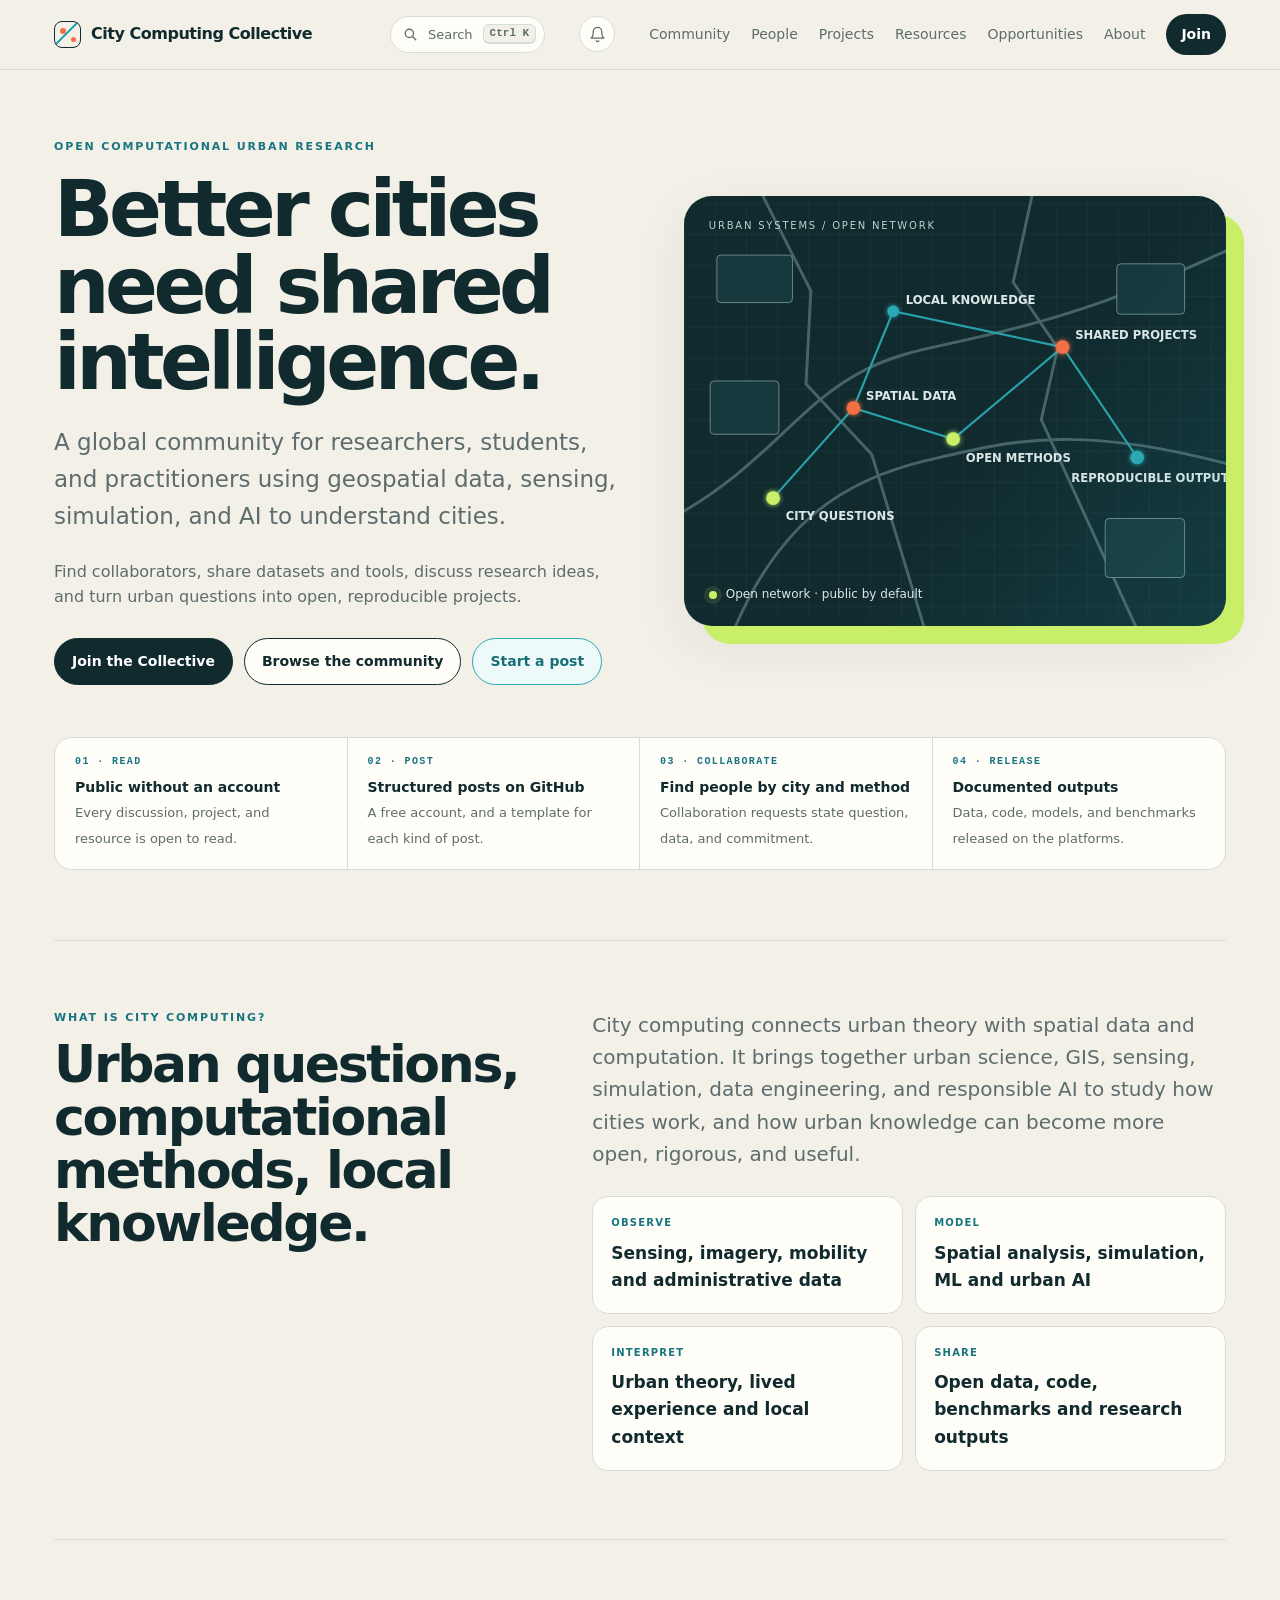
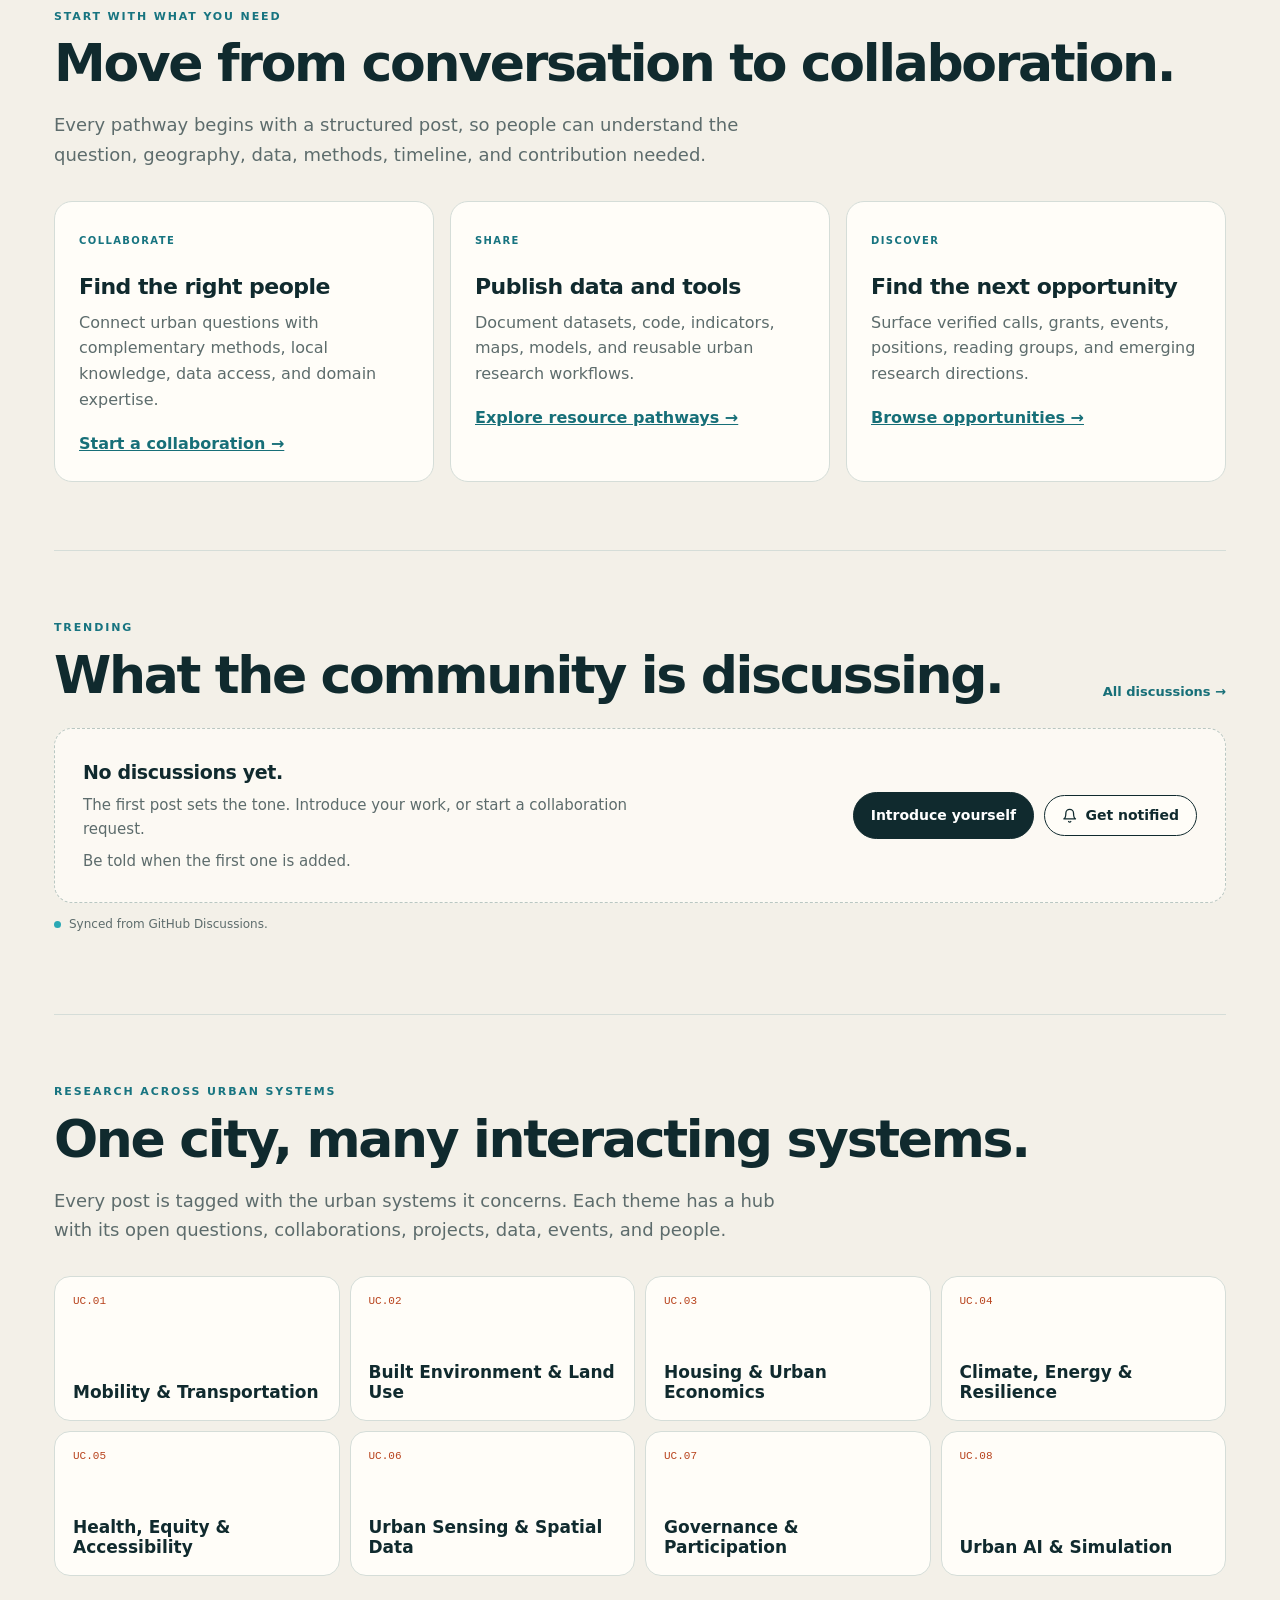
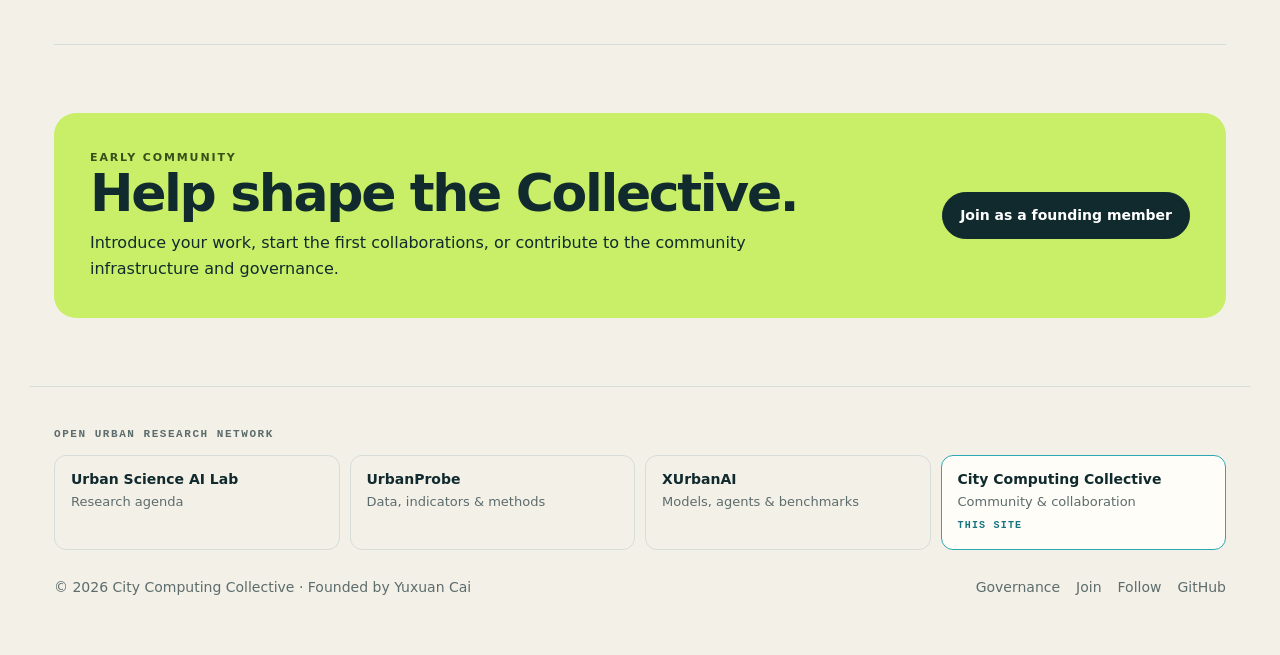
<file: index.html>
<!doctype html>
<html lang="en">
<head>
  <meta charset="utf-8">
  <meta name="viewport" content="width=device-width,initial-scale=1">
  <title>City Computing Collective — Open Computational Urban Research</title>
  <meta name="description" content="City Computing Collective is an open global community for people using spatial data, sensing, simulation, and AI to understand cities.">
  <link rel="canonical" href="https://citycomputingcollective.com/">
  <meta name="theme-color" content="#102a2e">
  <meta property="og:type" content="website">
  <meta property="og:site_name" content="City Computing Collective">
  <meta property="og:title" content="City Computing Collective — Open Computational Urban Research">
  <meta property="og:description" content="An open global community for people using spatial data, sensing, simulation, and AI to understand cities.">
  <meta property="og:url" content="https://citycomputingcollective.com/">
  <meta property="og:image" content="https://citycomputingcollective.com/assets/og.png">
  <meta property="og:image:width" content="1200">
  <meta property="og:image:height" content="630">
  <meta property="og:image:alt" content="City Computing Collective: an open community for computational urban research.">
  <meta name="twitter:card" content="summary_large_image">
  <link rel="icon" href="data:image/svg+xml,%3Csvg xmlns='http://www.w3.org/2000/svg' viewBox='0 0 64 64'%3E%3Crect width='64' height='64' rx='14' fill='%23102a2e'/%3E%3Cpath d='M12 52L52 12' stroke='%232aa8b4' stroke-width='6' stroke-linecap='round'/%3E%3Ccircle cx='20' cy='20' r='7' fill='%23f36f45'/%3E%3Ccircle cx='44' cy='44' r='6' fill='%23f36f45'/%3E%3C/svg%3E">
  <link rel="alternate" type="application/rss+xml" title="City Computing Collective — all discussions" href="feeds/all.xml">
  <link rel="stylesheet" href="assets/follow.css">
  <link rel="stylesheet" href="community.css">
  <script type="application/ld+json">
{
    "@context": "https://schema.org",
    "@type": "Organization",
    "name": "City Computing Collective",
    "url": "https://citycomputingcollective.com/",
    "description": "An open global community for people using spatial data, sensing, simulation, and AI to understand cities.",
    "founder": {
      "@type": "Person",
      "name": "Yuxuan Cai",
      "url": "https://yuxuancai.com"
    },
    "sameAs": [
      "https://github.com/citycomputingcollective"
    ]
  }
  </script>
</head>
<body>
  <a class="skip" href="#main">Skip to content</a>
  <header>
    <div class="nav">
      <a class="brand" href="index.html" aria-current="page"><span class="brand-mark" aria-hidden="true"></span>City Computing Collective</a>
      <button class="nav-search" type="button" data-palette hidden aria-label="Search the community"><svg viewBox="0 0 20 20" aria-hidden="true"><circle cx="8.5" cy="8.5" r="5.5"/><path d="m13 13 4 4"/></svg><span>Search</span><kbd>Ctrl K</kbd></button>
      <a class="nav-follow" href="follow.html" aria-label="Follow updates" title="Follow updates"><svg viewBox="0 0 24 24" aria-hidden="true" focusable="false"><path d="M6 8a6 6 0 0 1 12 0c0 7 3 9 3 9H3s3-2 3-9"/><path d="M10.3 21a1.94 1.94 0 0 0 3.4 0"/></svg></a>
      <button class="nav-toggle" type="button" aria-label="Menu" aria-expanded="false" aria-controls="site-nav"><span></span><span></span><span></span></button>
      <nav id="site-nav" aria-label="Primary">
        <a href="community.html">Community</a>
        <a href="people.html">People</a>
        <a href="projects.html">Projects</a>
        <a href="resources.html">Resources</a>
        <a href="opportunities.html">Opportunities</a>
        <a href="about.html">About</a>
        <a class="join" href="join.html">Join</a>
      </nav>
    </div>
  </header>

  <main id="main">
    <section class="hero">
      <div class="hero-copy">
        <div class="eyebrow">Open computational urban research</div>
        <h1>Better cities need shared intelligence.</h1>
        <p class="lead">A global community for researchers, students, and practitioners using geospatial data, sensing, simulation, and AI to understand cities.</p>
        <p class="definition">Find collaborators, share datasets and tools, discuss research ideas, and turn urban questions into open, reproducible projects.</p>
        <div class="actions">
          <a class="button primary" href="join.html">Join the Collective</a>
          <a class="button light" href="community.html">Browse the community</a>
          <a class="button signal" href="https://github.com/citycomputingcollective/citycomputingcollective.github.io/discussions/new/choose" data-compose>Start a post</a>
        </div>
      </div>
      <aside class="urban-map" aria-label="Abstract urban systems network">
        <span class="map-label">Urban systems / open network</span>
        <svg viewBox="0 0 560 430" role="img" aria-label="Abstract street grid connecting questions, data, methods, and cities">
          <defs>
            <pattern id="smallGrid" width="32" height="32" patternUnits="userSpaceOnUse"><path d="M32 0H0V32" fill="none" stroke="#315057" stroke-width="1"/></pattern>
            <filter id="glow"><feGaussianBlur stdDeviation="3" result="b"/><feMerge><feMergeNode in="b"/><feMergeNode in="SourceGraphic"/></feMerge></filter>
          </defs>
          <rect width="560" height="430" fill="url(#smallGrid)" opacity=".48"/>
          <g fill="none" stroke="#58777b" stroke-width="3" opacity=".76">
            <path d="M-20 330C90 270 113 210 188 172S342 154 580 40"/>
            <path d="M48 450C96 329 166 286 251 266S407 226 577 274"/>
            <path d="M80 -10L131 91 126 187 194 260 250 445"/>
            <path d="M360 -10L340 82 386 150 369 224 470 445"/>
          </g>
          <g fill="none" stroke="#2aa8b4" stroke-width="2.2" opacity=".95">
            <path d="M92 305L175 212 278 244 391 149 468 263"/>
            <path d="M175 212L216 112 391 149"/>
          </g>
          <g filter="url(#glow)">
            <circle cx="92" cy="305" r="7" fill="#c9ef68"/><circle cx="175" cy="212" r="7" fill="#f36f45"/><circle cx="216" cy="112" r="6" fill="#2aa8b4"/><circle cx="278" cy="244" r="7" fill="#c9ef68"/><circle cx="391" cy="149" r="7" fill="#f36f45"/><circle cx="468" cy="263" r="7" fill="#2aa8b4"/>
          </g>
          <g fill="#dce8e6" font-family="Inter,system-ui,sans-serif" font-size="12" font-weight="700">
            <text x="105" y="328">CITY QUESTIONS</text><text x="188" y="204">SPATIAL DATA</text><text x="229" y="104">LOCAL KNOWLEDGE</text><text x="291" y="268">OPEN METHODS</text><text x="404" y="141">SHARED PROJECTS</text><text x="400" y="288">REPRODUCIBLE OUTPUTS</text>
          </g>
          <g fill="#17383d" stroke="#6b898c" stroke-width="1"><rect x="34" y="54" width="78" height="49" rx="4"/><rect x="447" y="63" width="70" height="52" rx="4"/><rect x="27" y="184" width="71" height="55" rx="4"/><rect x="435" y="326" width="82" height="61" rx="4"/></g>
        </svg>
        <span class="map-status"><span class="live-dot"></span>Open network · public by default</span>
      </aside>
    </section>

    <div class="pulse-strip" aria-label="How the Collective works">
      <div class="pulse-item"><em>01 · Read</em><strong>Public without an account</strong><span>Every discussion, project, and resource is open to read.</span></div>
      <div class="pulse-item"><em>02 · Post</em><strong>Structured posts on GitHub</strong><span>A free account, and a template for each kind of post.</span></div>
      <div class="pulse-item"><em>03 · Collaborate</em><strong>Find people by city and method</strong><span>Collaboration requests state question, data, and commitment.</span></div>
      <div class="pulse-item"><em>04 · Release</em><strong>Documented outputs</strong><span>Data, code, models, and benchmarks released on the platforms.</span></div>
    </div>

    <div class="stats" data-view="stats" hidden aria-label="Community activity"></div>

    <section id="definition">
      <div class="definition-grid">
        <div><div class="eyebrow">What is city computing?</div><h2>Urban questions, computational methods, local knowledge.</h2></div>
        <div>
          <p class="definition-copy">City computing connects urban theory with spatial data and computation. It brings together urban science, GIS, sensing, simulation, data engineering, and responsible AI to study how cities work, and how urban knowledge can become more open, rigorous, and useful.</p>
          <div class="method-stack" style="margin-top:26px">
            <div class="method"><span>Observe</span><strong>Sensing, imagery, mobility and administrative data</strong></div>
            <div class="method"><span>Model</span><strong>Spatial analysis, simulation, ML and urban AI</strong></div>
            <div class="method"><span>Interpret</span><strong>Urban theory, lived experience and local context</strong></div>
            <div class="method"><span>Share</span><strong>Open data, code, benchmarks and research outputs</strong></div>
          </div>
        </div>
      </div>
    </section>

    <section id="pathways">
      <div class="eyebrow">Start with what you need</div>
      <h2>Move from conversation to collaboration.</h2>
      <p class="section-intro">Every pathway begins with a structured post, so people can understand the question, geography, data, methods, timeline, and contribution needed.</p>
      <div class="grid">
        <article class="card"><span class="num">COLLABORATE</span><h3>Find the right people</h3><p>Connect urban questions with complementary methods, local knowledge, data access, and domain expertise.</p><a href="https://github.com/citycomputingcollective/citycomputingcollective.github.io/discussions/new?category=find-collaborators">Start a collaboration &rarr;</a></article>
        <article class="card"><span class="num">SHARE</span><h3>Publish data and tools</h3><p>Document datasets, code, indicators, maps, models, and reusable urban research workflows.</p><a href="resources.html">Explore resource pathways &rarr;</a></article>
        <article class="card"><span class="num">DISCOVER</span><h3>Find the next opportunity</h3><p>Surface verified calls, grants, events, positions, reading groups, and emerging research directions.</p><a href="opportunities.html">Browse opportunities &rarr;</a></article>
      </div>
    </section>

    <section id="activity">
      <div class="section-head">
        <div><div class="eyebrow">Trending</div><h2>What the community is discussing.</h2></div>
        <a class="more" href="https://github.com/citycomputingcollective/citycomputingcollective.github.io/discussions">All discussions &rarr;</a>
      </div>
      <div data-view="list" data-page="6" data-sort="trending" data-label="discussions" data-label-one="discussion" data-more-href="community.html#browse">
        <div class="empty">
          <div><strong>No discussions yet.</strong><p>The first post sets the tone. Introduce your work, or start a collaboration request.</p><p class="notify-note">Be told when the first one is added.</p></div>
          <div class="empty-buttons"><a class="button primary" href="https://github.com/citycomputingcollective/citycomputingcollective.github.io/discussions/new?category=introductions">Introduce yourself</a><a class="button light follow-btn" href="feeds/all.xml" data-follow data-follow-title="All discussions" data-follow-what="Every new discussion in the City Computing Collective." data-follow-feed="feeds/all.xml" data-follow-github="https://github.com/citycomputingcollective/citycomputingcollective.github.io" data-follow-github-kind="discussions" data-follow-newsletter="true"><svg class="follow-icon" viewBox="0 0 24 24" width="18" height="18" fill="none" stroke="currentColor" stroke-width="2" stroke-linecap="round" stroke-linejoin="round" aria-hidden="true" focusable="false"><path d="M6 8a6 6 0 0 1 12 0c0 7 3 9 3 9H3s3-2 3-9"/><path d="M10.3 21a1.94 1.94 0 0 0 3.4 0"/></svg><span>Get notified</span></a></div>
        </div>
        <p class="feed-note"><i aria-hidden="true"></i>Synced from GitHub Discussions.</p>
      </div>
    </section>

    <section id="systems">
      <div class="eyebrow">Research across urban systems</div>
      <h2>One city, many interacting systems.</h2>
      <p class="section-intro">Every post is tagged with the urban systems it concerns. Each theme has a hub with its open questions, collaborations, projects, data, events, and people.</p>
      <div class="system-grid">
        <a class="system" href="theme.html?t=mobility"><span class="system-code">UC.01</span><strong>Mobility &amp; Transportation</strong><span class="count" data-theme-count="mobility" hidden></span></a>
        <a class="system" href="theme.html?t=built-environment"><span class="system-code">UC.02</span><strong>Built Environment &amp; Land Use</strong><span class="count" data-theme-count="built-environment" hidden></span></a>
        <a class="system" href="theme.html?t=housing"><span class="system-code">UC.03</span><strong>Housing &amp; Urban Economics</strong><span class="count" data-theme-count="housing" hidden></span></a>
        <a class="system" href="theme.html?t=climate"><span class="system-code">UC.04</span><strong>Climate, Energy &amp; Resilience</strong><span class="count" data-theme-count="climate" hidden></span></a>
        <a class="system" href="theme.html?t=health-equity"><span class="system-code">UC.05</span><strong>Health, Equity &amp; Accessibility</strong><span class="count" data-theme-count="health-equity" hidden></span></a>
        <a class="system" href="theme.html?t=sensing"><span class="system-code">UC.06</span><strong>Urban Sensing &amp; Spatial Data</strong><span class="count" data-theme-count="sensing" hidden></span></a>
        <a class="system" href="theme.html?t=governance"><span class="system-code">UC.07</span><strong>Governance &amp; Participation</strong><span class="count" data-theme-count="governance" hidden></span></a>
        <a class="system" href="theme.html?t=urban-ai"><span class="system-code">UC.08</span><strong>Urban AI &amp; Simulation</strong><span class="count" data-theme-count="urban-ai" hidden></span></a>
      </div>
    </section>

    <section id="join">
      <div class="callout">
        <div>
          <div class="eyebrow" style="color:#365019">Early community</div>
          <h2>Help shape the Collective.</h2>
          <p>Introduce your work, start the first collaborations, or contribute to the community infrastructure and governance.</p>
        </div>
        <a class="button primary" href="join.html">Join as a founding member</a>
      </div>
    </section>
  </main>

  <footer>
    <p class="network-title" id="network-title">Open urban research network</p>
    <ul class="network" aria-labelledby="network-title">
        <li><a href="https://urbanscience.ai"><strong>Urban Science AI Lab</strong><span>Research agenda</span></a></li>
        <li><a href="https://urbanprobe.com"><strong>UrbanProbe</strong><span>Data, indicators &amp; methods</span></a></li>
        <li><a href="https://xurbanai.com"><strong>XUrbanAI</strong><span>Models, agents &amp; benchmarks</span></a></li>
        <li><div class="here"><strong>City Computing Collective</strong><span>Community &amp; collaboration</span><small>This site</small></div></li>
    </ul>
    <div class="footer-base">
      <span>&copy; 2026 City Computing Collective &middot; Founded by <a href="https://yuxuancai.com">Yuxuan Cai</a></span>
      <div class="footer-links"><a href="about.html#governance">Governance</a><a href="join.html">Join</a><a href="follow.html">Follow</a><a href="https://github.com/citycomputingcollective">GitHub</a></div>
    </div>
  </footer>
  <script src="assets/follow.js"></script>
  <script src="assets/site.js"></script>
  <script src="assets/palette.js"></script>
</body>
</html>
</file>
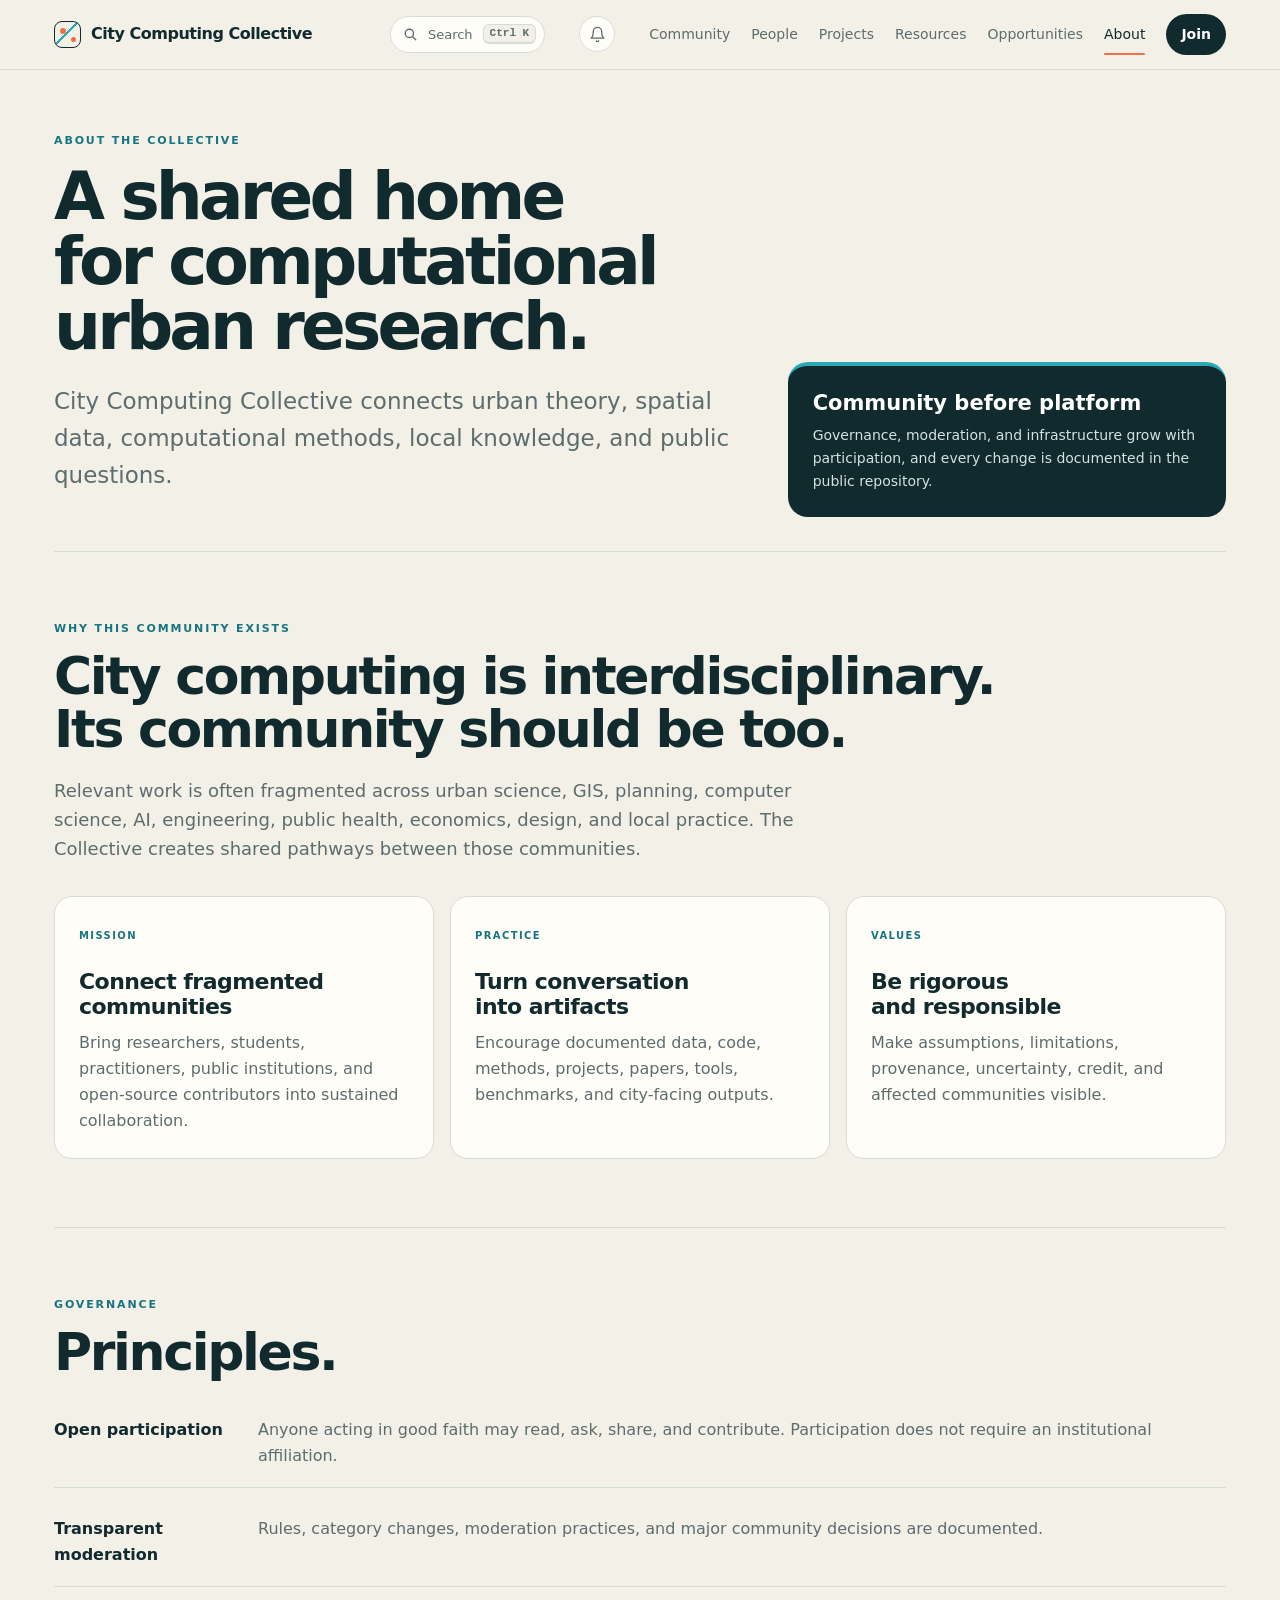
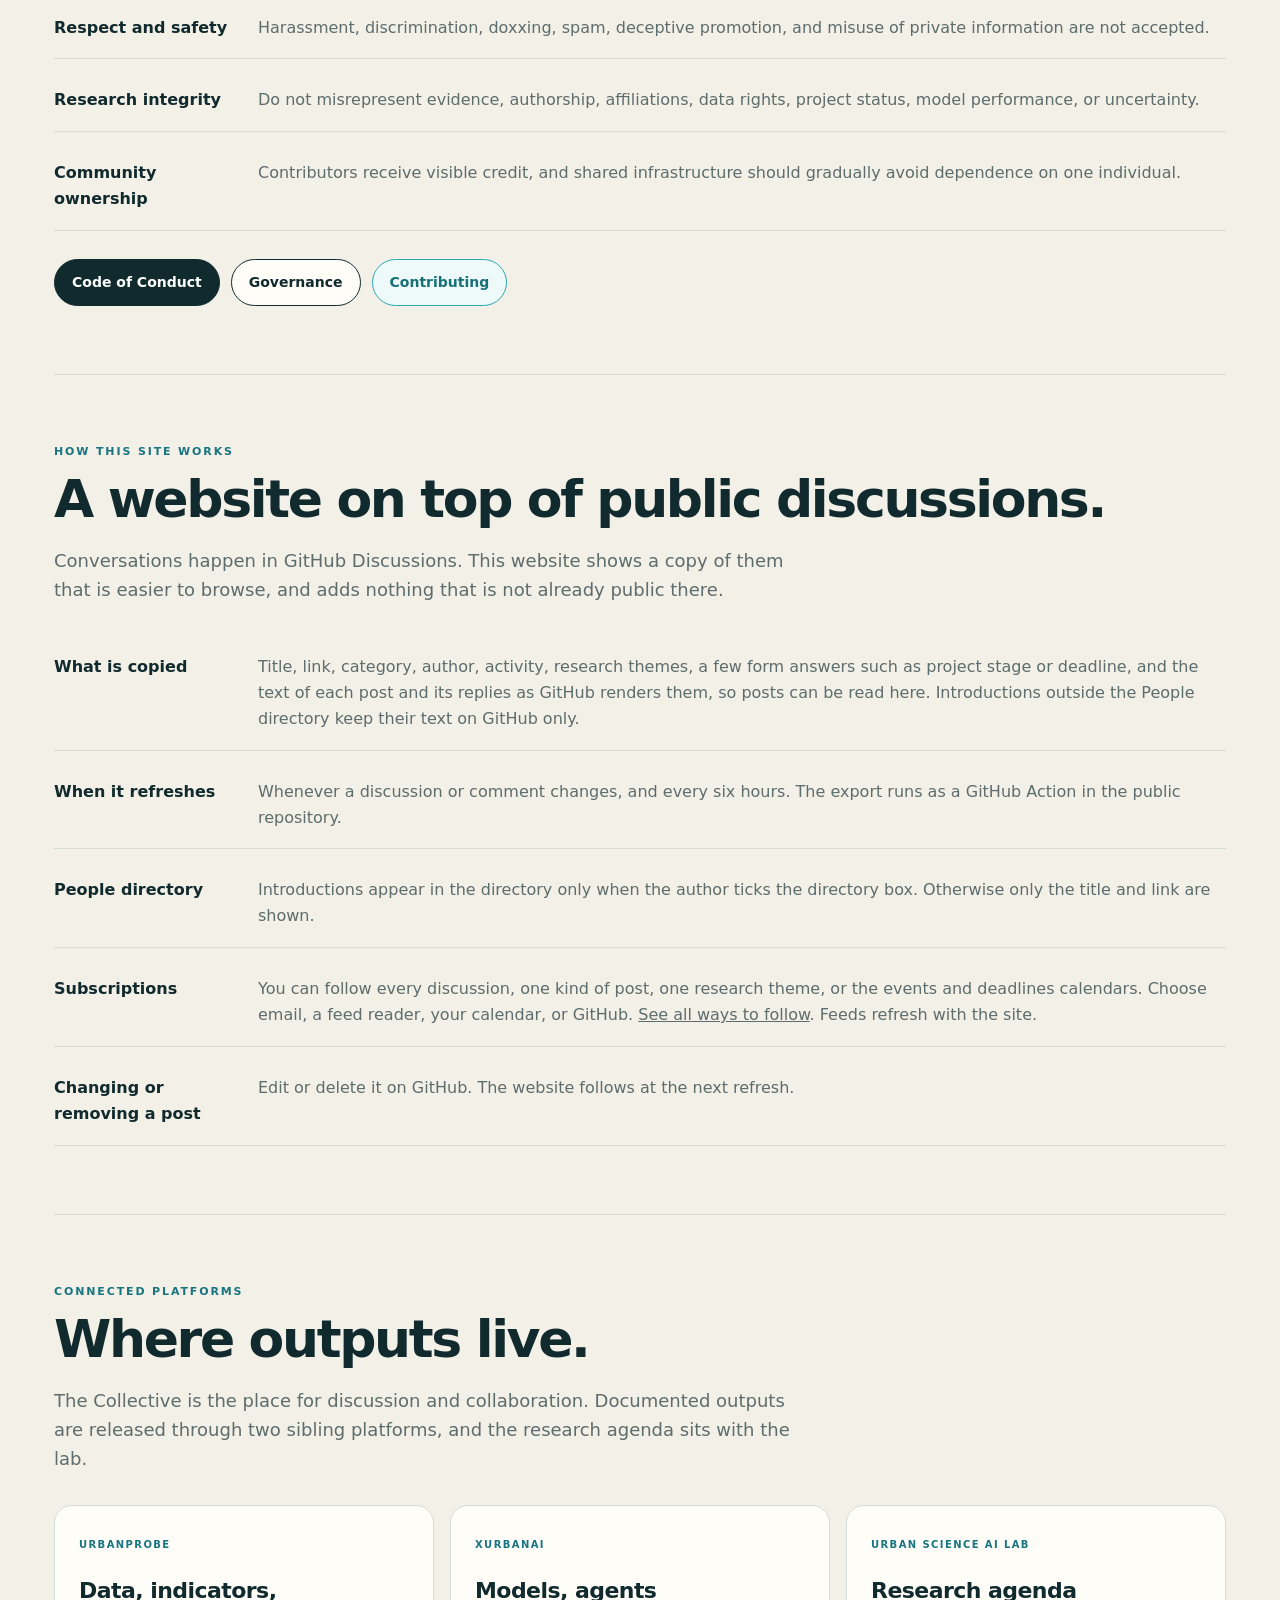
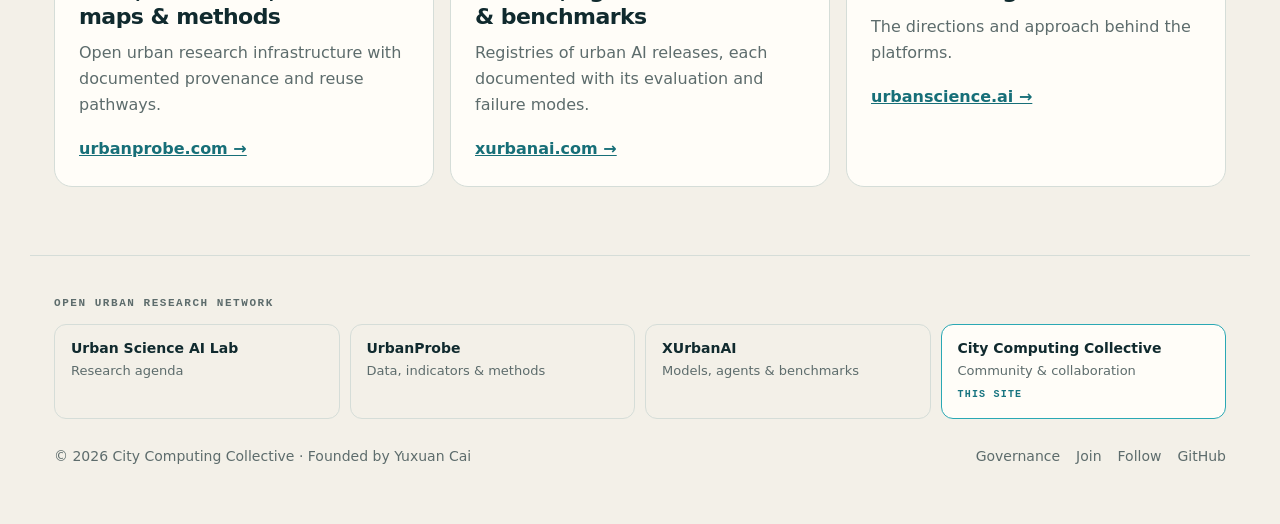
<file: about.html>
<!doctype html>
<html lang="en">
<head>
  <meta charset="utf-8">
  <meta name="viewport" content="width=device-width,initial-scale=1">
  <title>About — City Computing Collective</title>
  <meta name="description" content="Learn how the City Computing Collective is governed, how moderation works, and how members can shape its future.">
  <link rel="canonical" href="https://citycomputingcollective.com/about.html">
  <meta name="theme-color" content="#102a2e">
  <meta property="og:type" content="website">
  <meta property="og:site_name" content="City Computing Collective">
  <meta property="og:title" content="About — City Computing Collective">
  <meta property="og:description" content="How the City Computing Collective is governed, how moderation works, and how members can shape its future.">
  <meta property="og:url" content="https://citycomputingcollective.com/about.html">
  <meta property="og:image" content="https://citycomputingcollective.com/assets/og.png">
  <meta property="og:image:width" content="1200">
  <meta property="og:image:height" content="630">
  <meta property="og:image:alt" content="City Computing Collective: an open community for computational urban research.">
  <meta name="twitter:card" content="summary_large_image">
  <link rel="icon" href="data:image/svg+xml,%3Csvg xmlns='http://www.w3.org/2000/svg' viewBox='0 0 64 64'%3E%3Crect width='64' height='64' rx='14' fill='%23102a2e'/%3E%3Cpath d='M12 52L52 12' stroke='%232aa8b4' stroke-width='6' stroke-linecap='round'/%3E%3Ccircle cx='20' cy='20' r='7' fill='%23f36f45'/%3E%3Ccircle cx='44' cy='44' r='6' fill='%23f36f45'/%3E%3C/svg%3E">
  <link rel="alternate" type="application/rss+xml" title="City Computing Collective — all discussions" href="feeds/all.xml">
  <link rel="stylesheet" href="assets/follow.css">
  <link rel="stylesheet" href="community.css">
</head>
<body>
  <a class="skip" href="#main">Skip to content</a>
  <header>
    <div class="nav">
      <a class="brand" href="index.html"><span class="brand-mark" aria-hidden="true"></span>City Computing Collective</a>
      <button class="nav-search" type="button" data-palette hidden aria-label="Search the community"><svg viewBox="0 0 20 20" aria-hidden="true"><circle cx="8.5" cy="8.5" r="5.5"/><path d="m13 13 4 4"/></svg><span>Search</span><kbd>Ctrl K</kbd></button>
      <a class="nav-follow" href="follow.html" aria-label="Follow updates" title="Follow updates"><svg viewBox="0 0 24 24" aria-hidden="true" focusable="false"><path d="M6 8a6 6 0 0 1 12 0c0 7 3 9 3 9H3s3-2 3-9"/><path d="M10.3 21a1.94 1.94 0 0 0 3.4 0"/></svg></a>
      <button class="nav-toggle" type="button" aria-label="Menu" aria-expanded="false" aria-controls="site-nav"><span></span><span></span><span></span></button>
      <nav id="site-nav" aria-label="Primary">
        <a href="community.html">Community</a>
        <a href="people.html">People</a>
        <a href="projects.html">Projects</a>
        <a href="resources.html">Resources</a>
        <a href="opportunities.html">Opportunities</a>
        <a href="about.html" aria-current="page">About</a>
        <a class="join" href="join.html">Join</a>
      </nav>
    </div>
  </header>

  <main id="main">
    <div class="page-hero compact">
      <div>
        <div class="eyebrow">About the Collective</div>
        <h1>A shared home for computational urban research.</h1>
        <p class="lead">City Computing Collective connects urban theory, spatial data, computational methods, local knowledge, and public questions.</p>
      </div>
      <aside class="hero-note"><strong>Community before platform</strong><p>Governance, moderation, and infrastructure grow with participation, and every change is documented in the public repository.</p></aside>
    </div>

    <section id="why">
      <div class="eyebrow">Why this community exists</div>
      <h2>City computing is interdisciplinary. Its community should be too.</h2>
      <p class="section-intro">Relevant work is often fragmented across urban science, GIS, planning, computer science, AI, engineering, public health, economics, design, and local practice. The Collective creates shared pathways between those communities.</p>
      <div class="grid">
        <article class="card"><span class="type">Mission</span><h3>Connect fragmented communities</h3><p>Bring researchers, students, practitioners, public institutions, and open-source contributors into sustained collaboration.</p></article>
        <article class="card"><span class="type">Practice</span><h3>Turn conversation into artifacts</h3><p>Encourage documented data, code, methods, projects, papers, tools, benchmarks, and city-facing outputs.</p></article>
        <article class="card"><span class="type">Values</span><h3>Be rigorous and responsible</h3><p>Make assumptions, limitations, provenance, uncertainty, credit, and affected communities visible.</p></article>
      </div>
    </section>

    <section id="governance">
      <div class="eyebrow">Governance</div>
      <h2>Principles.</h2>
      <div class="list">
        <div class="row"><strong>Open participation</strong><span>Anyone acting in good faith may read, ask, share, and contribute. Participation does not require an institutional affiliation.</span></div>
        <div class="row"><strong>Transparent moderation</strong><span>Rules, category changes, moderation practices, and major community decisions are documented.</span></div>
        <div class="row"><strong>Respect and safety</strong><span>Harassment, discrimination, doxxing, spam, deceptive promotion, and misuse of private information are not accepted.</span></div>
        <div class="row"><strong>Research integrity</strong><span>Do not misrepresent evidence, authorship, affiliations, data rights, project status, model performance, or uncertainty.</span></div>
        <div class="row"><strong>Community ownership</strong><span>Contributors receive visible credit, and shared infrastructure should gradually avoid dependence on one individual.</span></div>
      </div>
      <div class="buttons">
        <a class="button primary" href="https://github.com/citycomputingcollective/citycomputingcollective.github.io/blob/main/CODE_OF_CONDUCT.md">Code of Conduct</a>
        <a class="button light" href="https://github.com/citycomputingcollective/citycomputingcollective.github.io/blob/main/GOVERNANCE.md">Governance</a>
        <a class="button signal" href="https://github.com/citycomputingcollective/citycomputingcollective.github.io/blob/main/CONTRIBUTING.md">Contributing</a>
      </div>
    </section>

    <section id="how-it-works">
      <div class="eyebrow">How this site works</div>
      <h2>A website on top of public discussions.</h2>
      <p class="section-intro">Conversations happen in GitHub Discussions. This website shows a copy of them that is easier to browse, and adds nothing that is not already public there.</p>
      <div class="list">
        <div class="row"><strong>What is copied</strong><span>Title, link, category, author, activity, research themes, a few form answers such as project stage or deadline, and the text of each post and its replies as GitHub renders them, so posts can be read here. Introductions outside the People directory keep their text on GitHub only.</span></div>
        <div class="row"><strong>When it refreshes</strong><span>Whenever a discussion or comment changes, and every six hours. The export runs as a GitHub Action in the public repository.</span></div>
        <div class="row"><strong>People directory</strong><span>Introductions appear in the directory only when the author ticks the directory box. Otherwise only the title and link are shown.</span></div>
        <div class="row"><strong>Subscriptions</strong><span>You can follow every discussion, one kind of post, one research theme, or the events and deadlines calendars. Choose email, a feed reader, your calendar, or GitHub. <a href="follow.html">See all ways to follow</a>. Feeds refresh with the site.</span></div>
        <div class="row"><strong>Changing or removing a post</strong><span>Edit or delete it on GitHub. The website follows at the next refresh.</span></div>
      </div>
    </section>

    <section id="platforms">
      <div class="eyebrow">Connected platforms</div>
      <h2>Where outputs live.</h2>
      <p class="section-intro">The Collective is the place for discussion and collaboration. Documented outputs are released through two sibling platforms, and the research agenda sits with the lab.</p>
      <div class="grid">
        <article class="card"><span class="type">UrbanProbe</span><h3>Data, indicators, maps &amp; methods</h3><p>Open urban research infrastructure with documented provenance and reuse pathways.</p><a href="https://urbanprobe.com">urbanprobe.com &rarr;</a></article>
        <article class="card"><span class="type">XUrbanAI</span><h3>Models, agents &amp; benchmarks</h3><p>Registries of urban AI releases, each documented with its evaluation and failure modes.</p><a href="https://xurbanai.com">xurbanai.com &rarr;</a></article>
        <article class="card"><span class="type">Urban Science AI Lab</span><h3>Research agenda</h3><p>The directions and approach behind the platforms.</p><a href="https://urbanscience.ai">urbanscience.ai &rarr;</a></article>
      </div>
    </section>
  </main>

  <footer>
    <p class="network-title" id="network-title">Open urban research network</p>
    <ul class="network" aria-labelledby="network-title">
        <li><a href="https://urbanscience.ai"><strong>Urban Science AI Lab</strong><span>Research agenda</span></a></li>
        <li><a href="https://urbanprobe.com"><strong>UrbanProbe</strong><span>Data, indicators &amp; methods</span></a></li>
        <li><a href="https://xurbanai.com"><strong>XUrbanAI</strong><span>Models, agents &amp; benchmarks</span></a></li>
        <li><div class="here"><strong>City Computing Collective</strong><span>Community &amp; collaboration</span><small>This site</small></div></li>
    </ul>
    <div class="footer-base">
      <span>&copy; 2026 City Computing Collective &middot; Founded by <a href="https://yuxuancai.com">Yuxuan Cai</a></span>
      <div class="footer-links"><a href="about.html#governance">Governance</a><a href="join.html">Join</a><a href="follow.html">Follow</a><a href="https://github.com/citycomputingcollective">GitHub</a></div>
    </div>
  </footer>
  <script src="assets/follow.js"></script>
  <script src="assets/site.js"></script>
  <script src="assets/palette.js"></script>
</body>
</html>
</file>
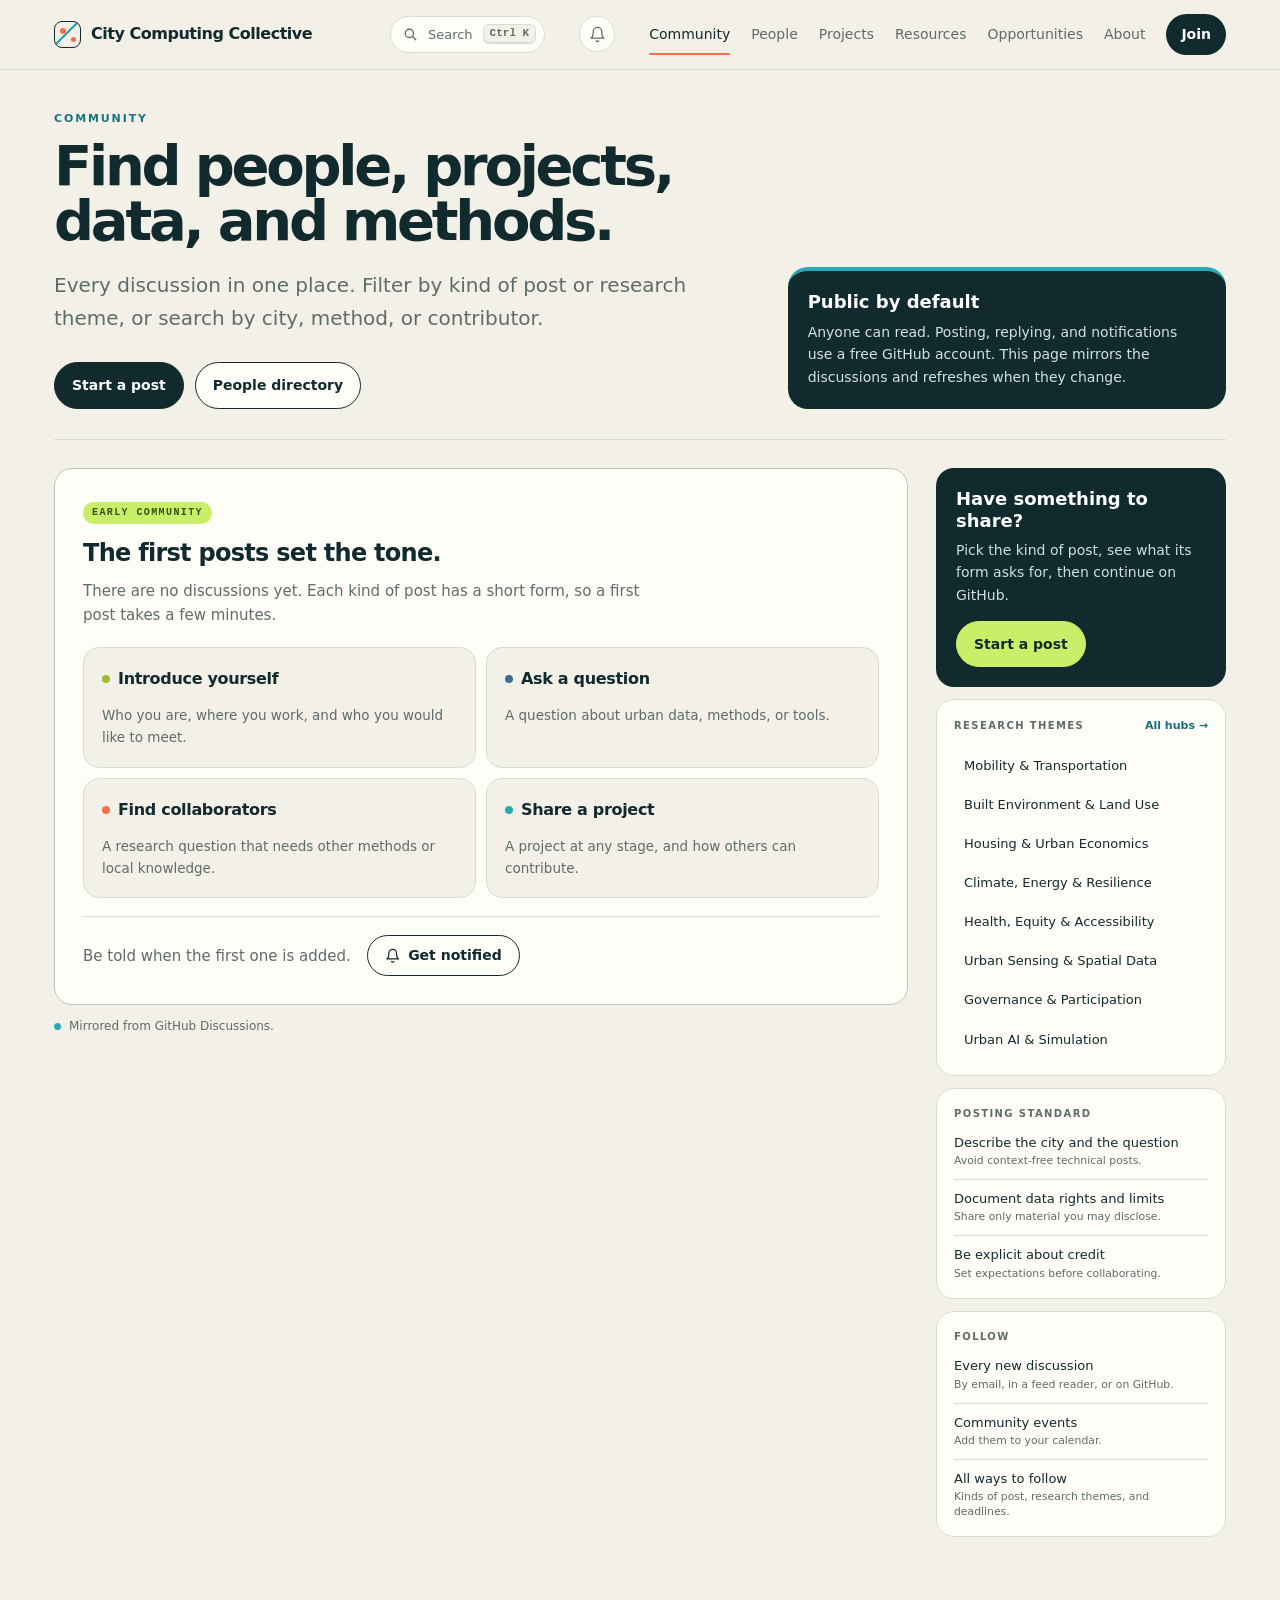
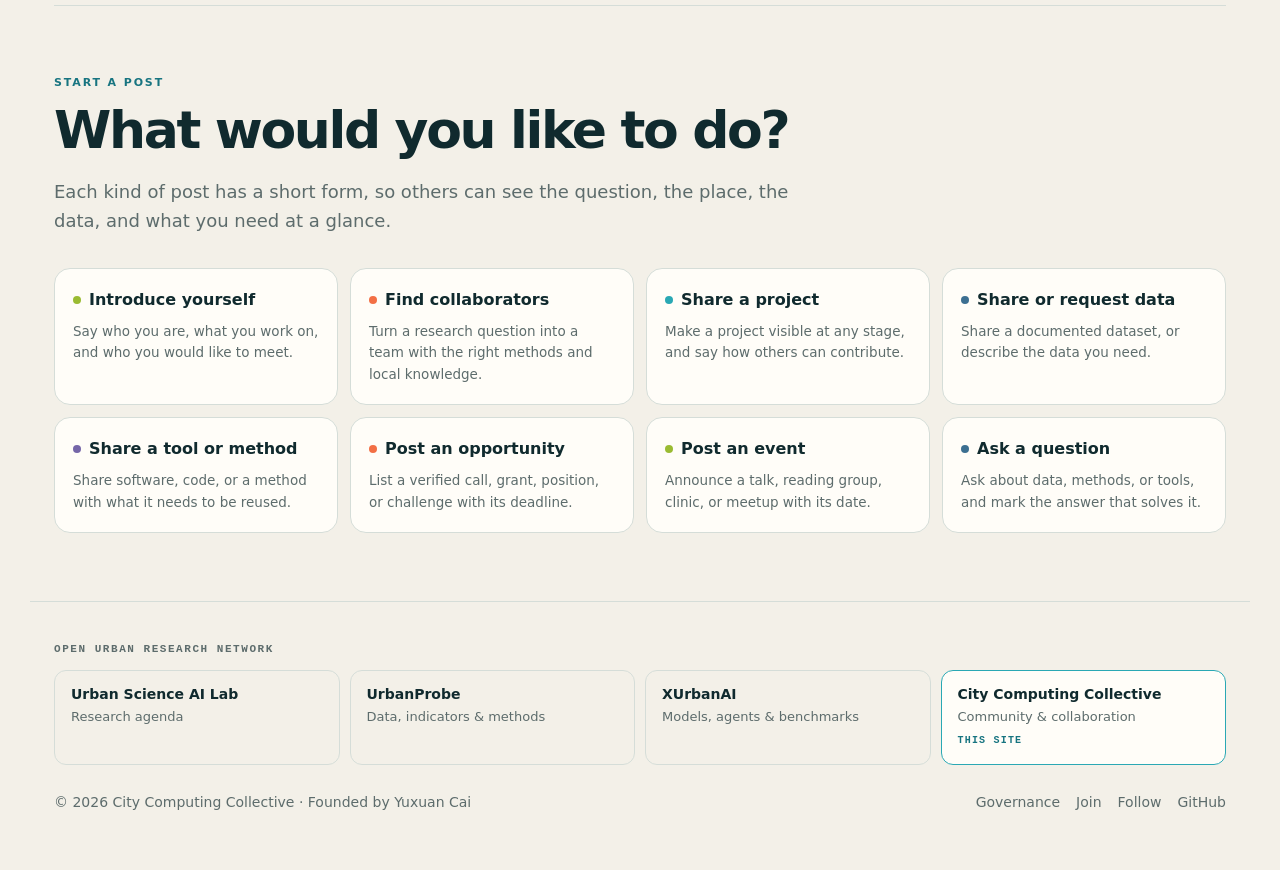
<file: community.html>
<!doctype html>
<html lang="en">
<head>
  <meta charset="utf-8">
  <meta name="viewport" content="width=device-width,initial-scale=1">
  <title>Community — City Computing Collective</title>
  <meta name="description" content="Find people, projects, data, methods, and opportunities across the City Computing Collective.">
  <link rel="canonical" href="https://citycomputingcollective.com/community.html">
  <meta name="theme-color" content="#102a2e">
  <meta property="og:type" content="website">
  <meta property="og:site_name" content="City Computing Collective">
  <meta property="og:title" content="Community — City Computing Collective">
  <meta property="og:description" content="Find people, projects, data, methods, and opportunities across the City Computing Collective.">
  <meta property="og:url" content="https://citycomputingcollective.com/community.html">
  <meta property="og:image" content="https://citycomputingcollective.com/assets/og.png">
  <meta property="og:image:width" content="1200">
  <meta property="og:image:height" content="630">
  <meta property="og:image:alt" content="City Computing Collective: an open community for computational urban research.">
  <meta name="twitter:card" content="summary_large_image">
  <link rel="icon" href="data:image/svg+xml,%3Csvg xmlns='http://www.w3.org/2000/svg' viewBox='0 0 64 64'%3E%3Crect width='64' height='64' rx='14' fill='%23102a2e'/%3E%3Cpath d='M12 52L52 12' stroke='%232aa8b4' stroke-width='6' stroke-linecap='round'/%3E%3Ccircle cx='20' cy='20' r='7' fill='%23f36f45'/%3E%3Ccircle cx='44' cy='44' r='6' fill='%23f36f45'/%3E%3C/svg%3E">
  <link rel="alternate" type="application/rss+xml" title="City Computing Collective — all discussions" href="feeds/all.xml">
  <link rel="stylesheet" href="assets/follow.css">
  <link rel="stylesheet" href="community.css">
</head>
<body>
  <a class="skip" href="#main">Skip to content</a>
  <header>
    <div class="nav">
      <a class="brand" href="index.html"><span class="brand-mark" aria-hidden="true"></span>City Computing Collective</a>
      <button class="nav-search" type="button" data-palette hidden aria-label="Search the community"><svg viewBox="0 0 20 20" aria-hidden="true"><circle cx="8.5" cy="8.5" r="5.5"/><path d="m13 13 4 4"/></svg><span>Search</span><kbd>Ctrl K</kbd></button>
      <a class="nav-follow" href="follow.html" aria-label="Follow updates" title="Follow updates"><svg viewBox="0 0 24 24" aria-hidden="true" focusable="false"><path d="M6 8a6 6 0 0 1 12 0c0 7 3 9 3 9H3s3-2 3-9"/><path d="M10.3 21a1.94 1.94 0 0 0 3.4 0"/></svg></a>
      <button class="nav-toggle" type="button" aria-label="Menu" aria-expanded="false" aria-controls="site-nav"><span></span><span></span><span></span></button>
      <nav id="site-nav" aria-label="Primary">
        <a href="community.html" aria-current="page">Community</a>
        <a href="people.html">People</a>
        <a href="projects.html">Projects</a>
        <a href="resources.html">Resources</a>
        <a href="opportunities.html">Opportunities</a>
        <a href="about.html">About</a>
        <a class="join" href="join.html">Join</a>
      </nav>
    </div>
  </header>

  <main id="main">
    <div class="page-hero compact slim">
      <div>
        <div class="eyebrow">Community</div>
        <h1>Find people, projects, data, and methods.</h1>
        <p class="lead">Every discussion in one place. Filter by kind of post or research theme, or search by city, method, or contributor.</p>
        <div class="buttons">
          <a class="button primary" href="https://github.com/citycomputingcollective/citycomputingcollective.github.io/discussions/new/choose" data-compose>Start a post</a>
          <a class="button light" href="people.html">People directory</a>
        </div>
      </div>
      <aside class="hero-note"><strong>Public by default</strong><p>Anyone can read. Posting, replying, and notifications use a free GitHub account. This page mirrors the discussions and refreshes when they change.</p></aside>
    </div>

    <section class="explorer" id="browse" aria-labelledby="browse-title">
      <h2 class="visually-hidden" id="browse-title">Browse discussions</h2>
      <div class="explorer-shell">
        <div data-view="list" data-controls="search,theme,sort,facet" data-facet="category" data-sync="url" data-sort="trending" data-page="12" data-label="posts" data-label-one="post" data-theme-header data-github-search data-offer-compose data-saved-toggle data-follow-view>
          <div class="empty empty-rich">
            <div class="empty-head"><span class="empty-badge">Early community</span><strong>The first posts set the tone.</strong><p>There are no discussions yet. Each kind of post has a short form, so a first post takes a few minutes.</p></div>
            <div class="empty-actions">
              <a class="start-card" href="https://github.com/citycomputingcollective/citycomputingcollective.github.io/discussions/new?category=introductions" data-compose="introductions"><strong><span class="dot lime"></span>Introduce yourself</strong><span>Who you are, where you work, and who you would like to meet.</span></a>
              <a class="start-card" href="https://github.com/citycomputingcollective/citycomputingcollective.github.io/discussions/new?category=q-a" data-compose="q-a"><strong><span class="dot blue"></span>Ask a question</strong><span>A question about urban data, methods, or tools.</span></a>
              <a class="start-card" href="https://github.com/citycomputingcollective/citycomputingcollective.github.io/discussions/new?category=find-collaborators" data-compose="find-collaborators"><strong><span class="dot orange"></span>Find collaborators</strong><span>A research question that needs other methods or local knowledge.</span></a>
              <a class="start-card" href="https://github.com/citycomputingcollective/citycomputingcollective.github.io/discussions/new?category=project-showcase" data-compose="project-showcase"><strong><span class="dot "></span>Share a project</strong><span>A project at any stage, and how others can contribute.</span></a>
            </div>
            <div class="empty-notify"><p>Be told when the first one is added.</p><a class="button light follow-btn" href="feeds/all.xml" data-follow data-follow-title="All discussions" data-follow-what="Every new discussion in the City Computing Collective." data-follow-feed="feeds/all.xml" data-follow-github="https://github.com/citycomputingcollective/citycomputingcollective.github.io" data-follow-github-kind="discussions" data-follow-newsletter="true"><svg class="follow-icon" viewBox="0 0 24 24" width="18" height="18" fill="none" stroke="currentColor" stroke-width="2" stroke-linecap="round" stroke-linejoin="round" aria-hidden="true" focusable="false"><path d="M6 8a6 6 0 0 1 12 0c0 7 3 9 3 9H3s3-2 3-9"/><path d="M10.3 21a1.94 1.94 0 0 0 3.4 0"/></svg><span>Get notified</span></a></div>
          </div>
          <p class="feed-note"><i aria-hidden="true"></i>Mirrored from GitHub Discussions.</p>
        </div>
        <aside class="explorer-side" aria-label="Community shortcuts">
          <div class="side-cta">
            <strong>Have something to share?</strong>
            <p>Pick the kind of post, see what its form asks for, then continue on GitHub.</p>
            <a class="button" href="https://github.com/citycomputingcollective/citycomputingcollective.github.io/discussions/new/choose" data-compose>Start a post</a>
          </div>
          <div class="panel" data-hide-target>
            <p class="panel-title">Waiting for an answer</p>
            <div data-view="list" data-categories="q-a" data-filter="unanswered" data-card="compact" data-page="3" data-sort="new" data-more-href="community.html?category=q-a#browse" data-label="questions" data-label-one="question" data-hide-empty></div>
          </div>
          <div class="panel">
            <p class="panel-title">Research themes <a class="panel-more" href="index.html#systems">All hubs &rarr;</a></p>
            <nav class="theme-links" aria-label="Research themes">
            <a href="community.html?theme=mobility#browse">Mobility &amp; Transportation<small data-theme-count="mobility" hidden></small></a>
            <a href="community.html?theme=built-environment#browse">Built Environment &amp; Land Use<small data-theme-count="built-environment" hidden></small></a>
            <a href="community.html?theme=housing#browse">Housing &amp; Urban Economics<small data-theme-count="housing" hidden></small></a>
            <a href="community.html?theme=climate#browse">Climate, Energy &amp; Resilience<small data-theme-count="climate" hidden></small></a>
            <a href="community.html?theme=health-equity#browse">Health, Equity &amp; Accessibility<small data-theme-count="health-equity" hidden></small></a>
            <a href="community.html?theme=sensing#browse">Urban Sensing &amp; Spatial Data<small data-theme-count="sensing" hidden></small></a>
            <a href="community.html?theme=governance#browse">Governance &amp; Participation<small data-theme-count="governance" hidden></small></a>
            <a href="community.html?theme=urban-ai#browse">Urban AI &amp; Simulation<small data-theme-count="urban-ai" hidden></small></a>
            </nav>
          </div>
          <div class="panel">
            <p class="panel-title">Posting standard</p>
            <div class="side-list"><a href="about.html#governance">Describe the city and the question<small>Avoid context-free technical posts.</small></a><a href="resources.html#share">Document data rights and limits<small>Share only material you may disclose.</small></a><a href="about.html#governance">Be explicit about credit<small>Set expectations before collaborating.</small></a></div>
          </div>
          <div class="panel">
            <p class="panel-title">Follow</p>
            <div class="side-list"><a href="feeds/all.xml" data-follow data-follow-title="All discussions" data-follow-what="Every new discussion in the City Computing Collective." data-follow-feed="feeds/all.xml" data-follow-github="https://github.com/citycomputingcollective/citycomputingcollective.github.io" data-follow-github-kind="discussions" data-follow-newsletter="true">Every new discussion<small>By email, in a feed reader, or on GitHub.</small></a><a href="feeds/events.ics" data-follow data-follow-title="Events" data-follow-what="Community events, added to your calendar." data-follow-ics="feeds/events.ics" data-follow-ics-name="City Computing Collective events">Community events<small>Add them to your calendar.</small></a><a href="follow.html">All ways to follow<small>Kinds of post, research themes, and deadlines.</small></a></div>
          </div>
        </aside>
      </div>
    </section>

    <section id="start" aria-labelledby="start-title">
      <div class="eyebrow">Start a post</div>
      <h2 id="start-title">What would you like to do?</h2>
      <p class="section-intro">Each kind of post has a short form, so others can see the question, the place, the data, and what you need at a glance.</p>
      <div class="start-grid">
      <a class="start-card" href="https://github.com/citycomputingcollective/citycomputingcollective.github.io/discussions/new?category=introductions" data-compose="introductions"><strong><span class="dot lime"></span>Introduce yourself</strong><span>Say who you are, what you work on, and who you would like to meet.</span></a>
      <a class="start-card" href="https://github.com/citycomputingcollective/citycomputingcollective.github.io/discussions/new?category=find-collaborators" data-compose="find-collaborators"><strong><span class="dot orange"></span>Find collaborators</strong><span>Turn a research question into a team with the right methods and local knowledge.</span></a>
      <a class="start-card" href="https://github.com/citycomputingcollective/citycomputingcollective.github.io/discussions/new?category=project-showcase" data-compose="project-showcase"><strong><span class="dot "></span>Share a project</strong><span>Make a project visible at any stage, and say how others can contribute.</span></a>
      <a class="start-card" href="https://github.com/citycomputingcollective/citycomputingcollective.github.io/discussions/new?category=datasets-data-requests" data-compose="datasets-data-requests"><strong><span class="dot blue"></span>Share or request data</strong><span>Share a documented dataset, or describe the data you need.</span></a>
      <a class="start-card" href="https://github.com/citycomputingcollective/citycomputingcollective.github.io/discussions/new?category=tools-code-methods" data-compose="tools-code-methods"><strong><span class="dot violet"></span>Share a tool or method</strong><span>Share software, code, or a method with what it needs to be reused.</span></a>
      <a class="start-card" href="https://github.com/citycomputingcollective/citycomputingcollective.github.io/discussions/new?category=opportunities" data-compose="opportunities"><strong><span class="dot orange"></span>Post an opportunity</strong><span>List a verified call, grant, position, or challenge with its deadline.</span></a>
      <a class="start-card" href="https://github.com/citycomputingcollective/citycomputingcollective.github.io/discussions/new?category=events-meetups" data-compose="events-meetups"><strong><span class="dot lime"></span>Post an event</strong><span>Announce a talk, reading group, clinic, or meetup with its date.</span></a>
      <a class="start-card" href="https://github.com/citycomputingcollective/citycomputingcollective.github.io/discussions/new?category=q-a" data-compose="q-a"><strong><span class="dot blue"></span>Ask a question</strong><span>Ask about data, methods, or tools, and mark the answer that solves it.</span></a>
      </div>
    </section>
  </main>

  <footer>
    <p class="network-title" id="network-title">Open urban research network</p>
    <ul class="network" aria-labelledby="network-title">
        <li><a href="https://urbanscience.ai"><strong>Urban Science AI Lab</strong><span>Research agenda</span></a></li>
        <li><a href="https://urbanprobe.com"><strong>UrbanProbe</strong><span>Data, indicators &amp; methods</span></a></li>
        <li><a href="https://xurbanai.com"><strong>XUrbanAI</strong><span>Models, agents &amp; benchmarks</span></a></li>
        <li><div class="here"><strong>City Computing Collective</strong><span>Community &amp; collaboration</span><small>This site</small></div></li>
    </ul>
    <div class="footer-base">
      <span>&copy; 2026 City Computing Collective &middot; Founded by <a href="https://yuxuancai.com">Yuxuan Cai</a></span>
      <div class="footer-links"><a href="about.html#governance">Governance</a><a href="join.html">Join</a><a href="follow.html">Follow</a><a href="https://github.com/citycomputingcollective">GitHub</a></div>
    </div>
  </footer>
  <script src="assets/follow.js"></script>
  <script src="assets/site.js"></script>
  <script src="assets/palette.js"></script>
</body>
</html>
</file>
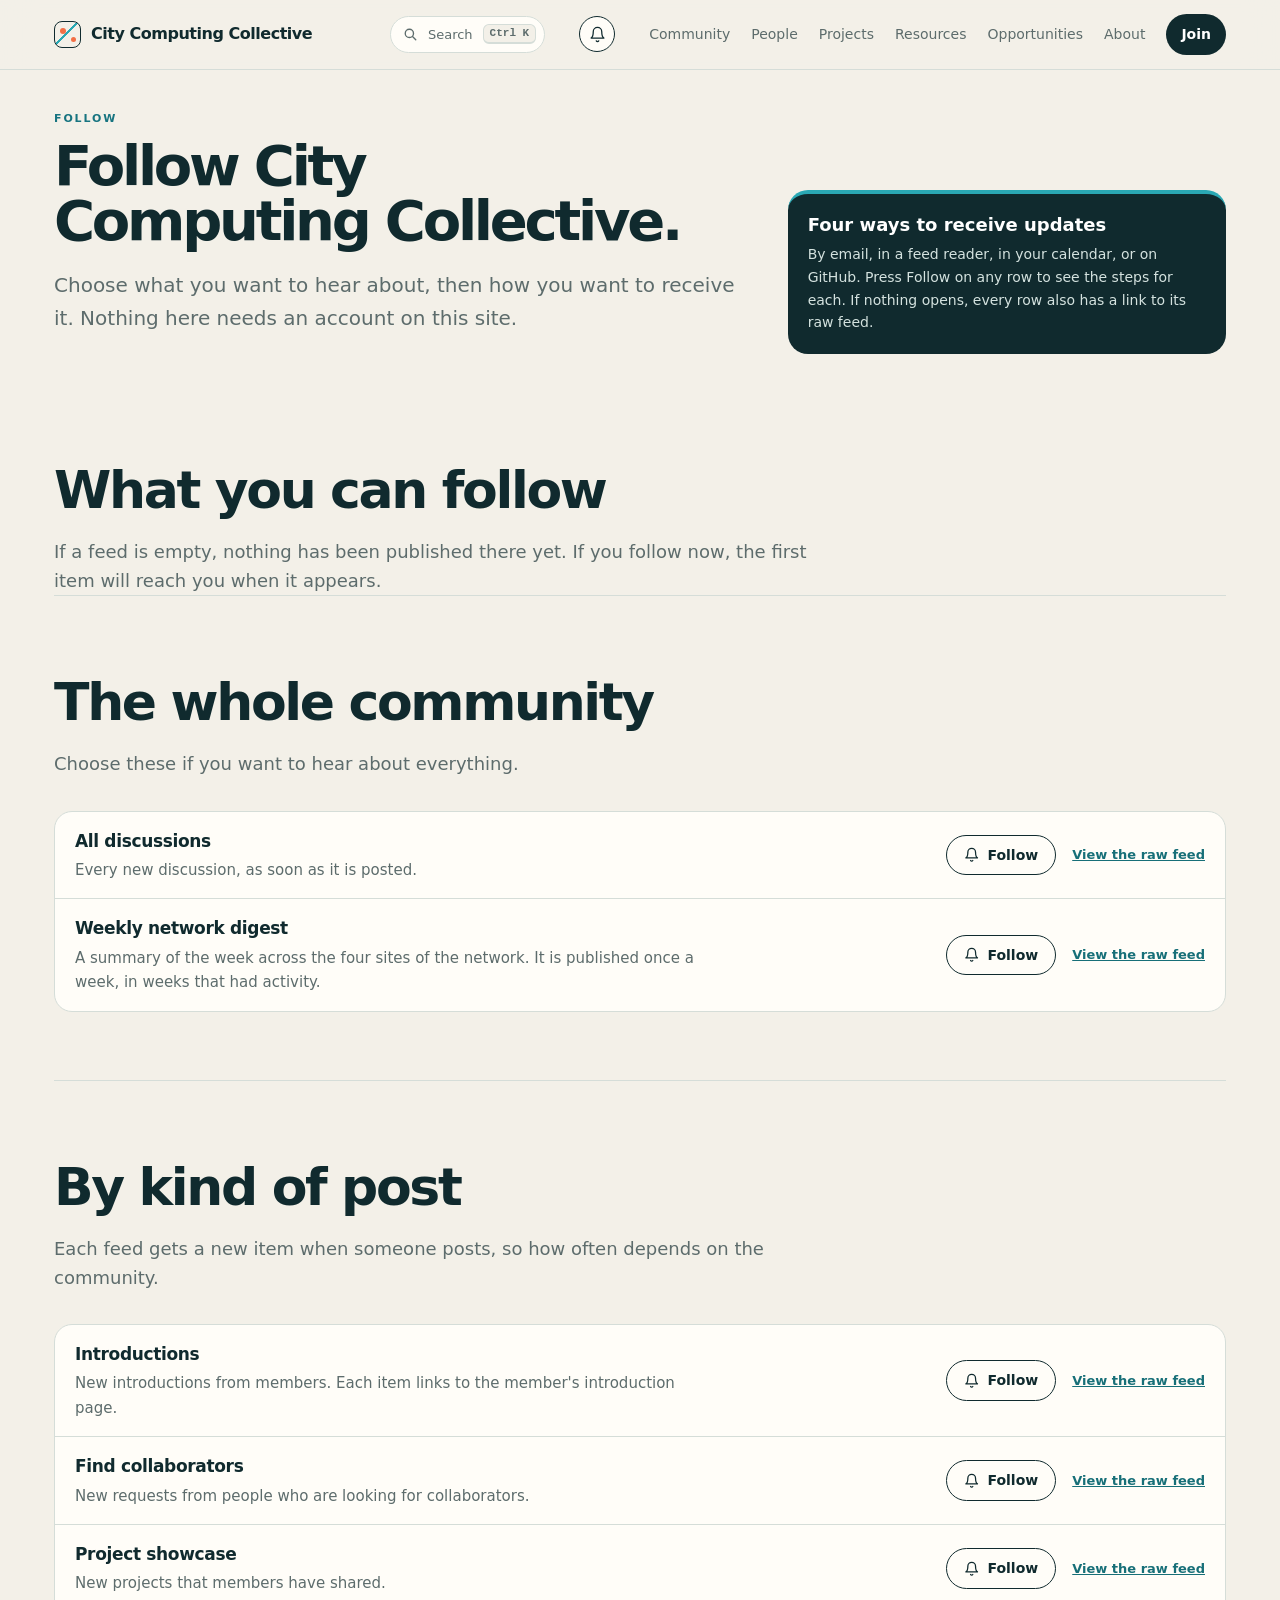
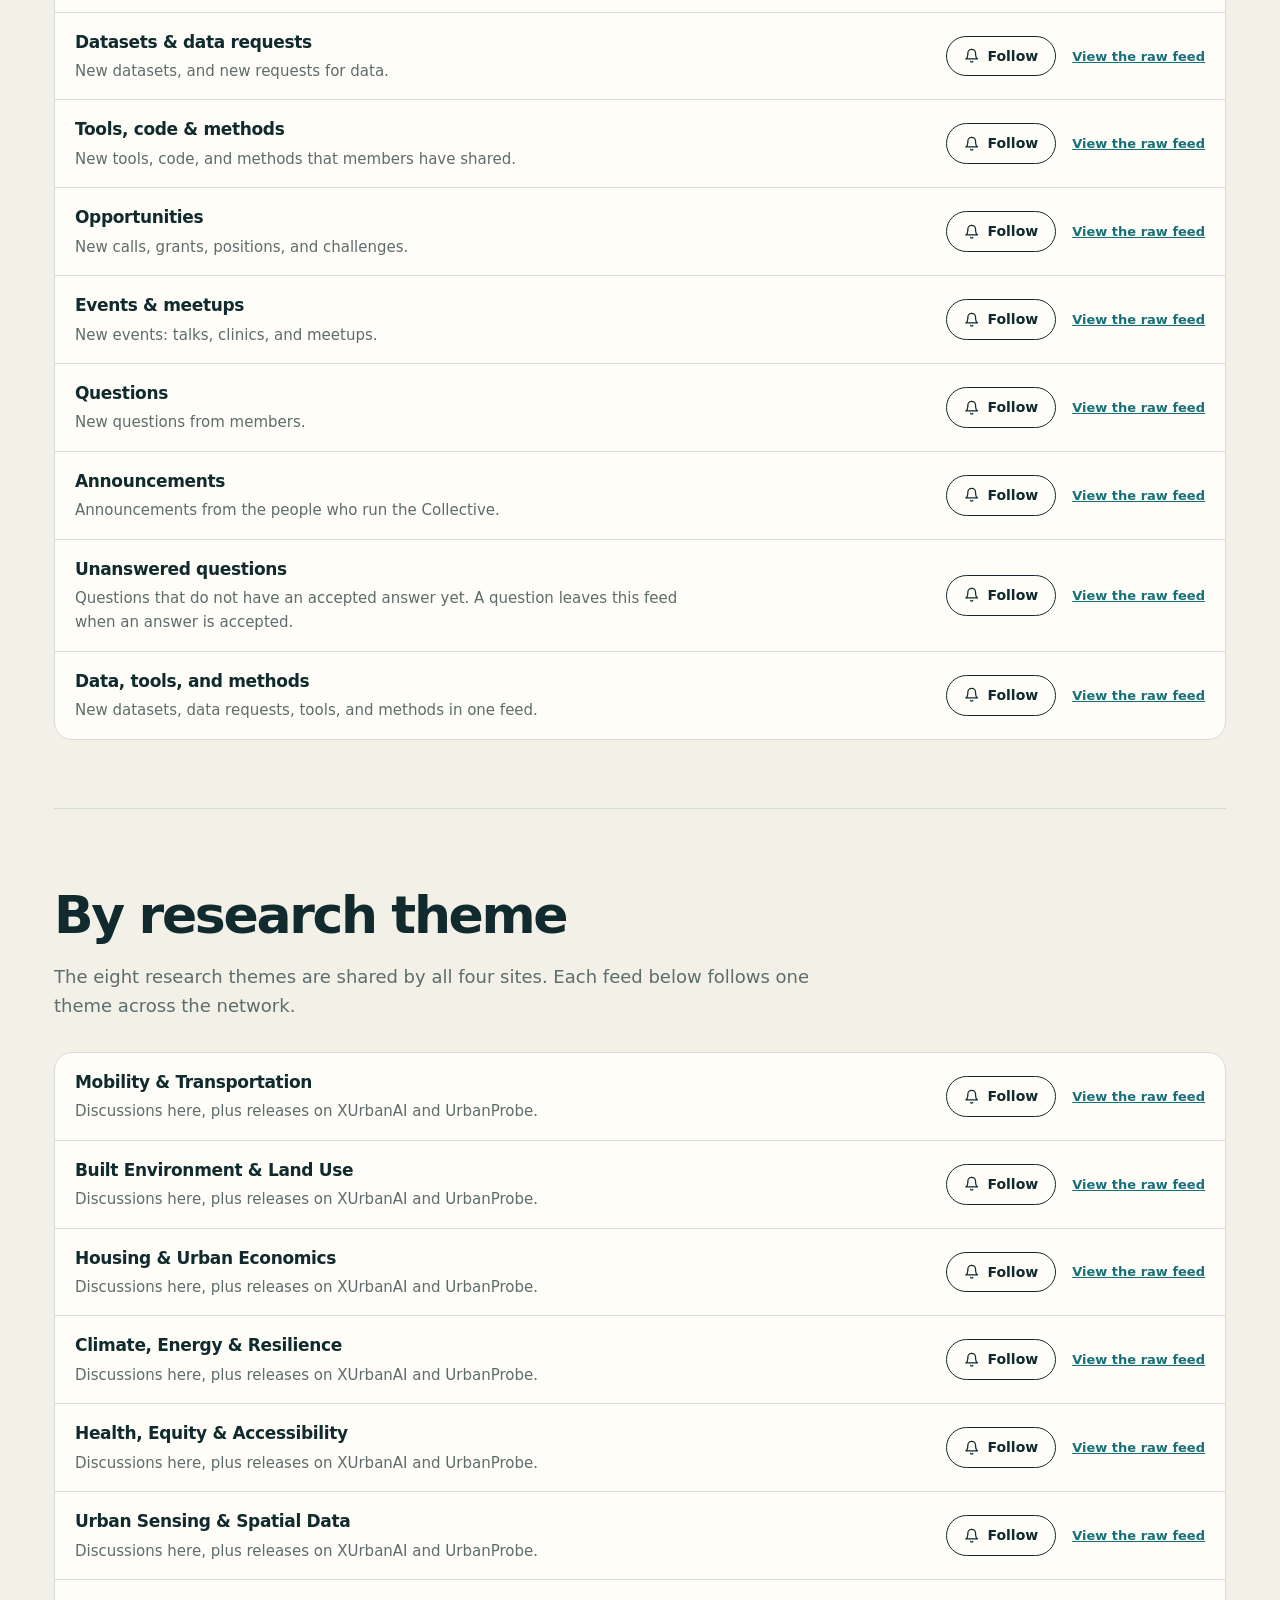
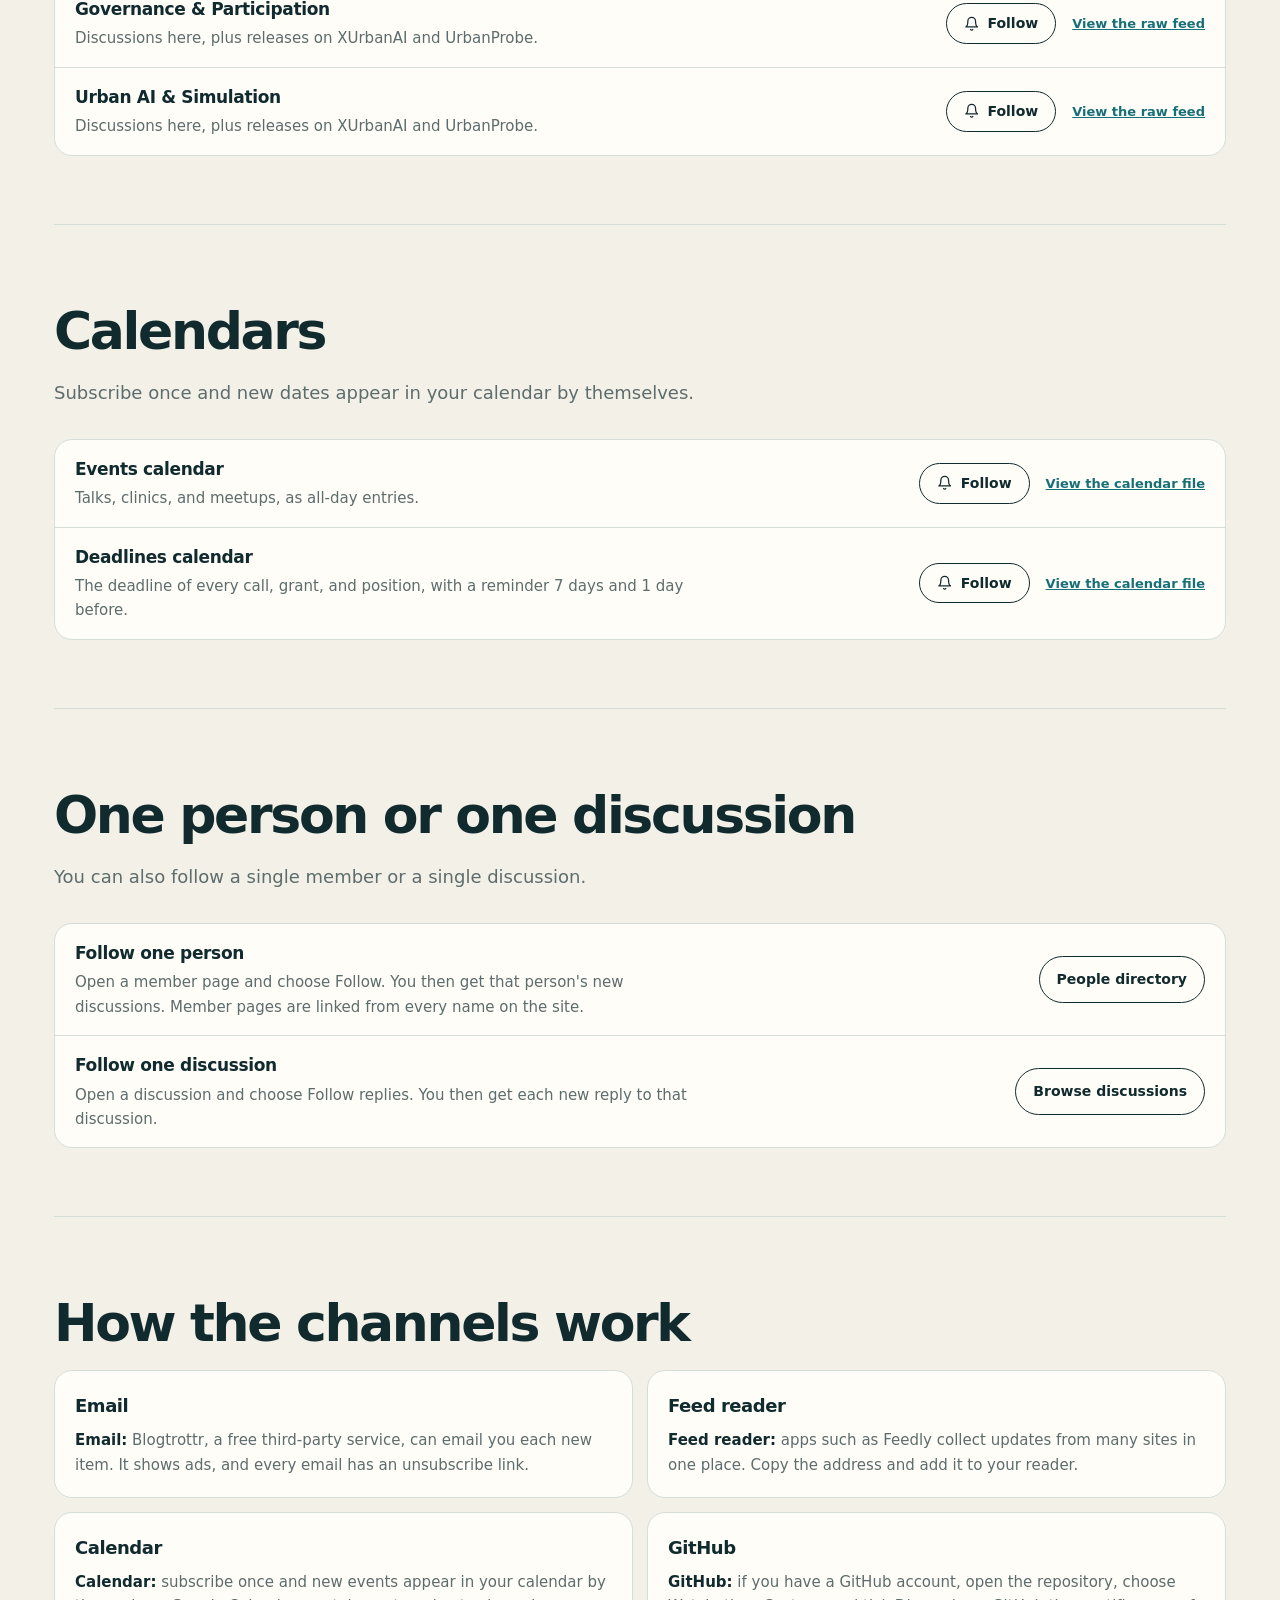
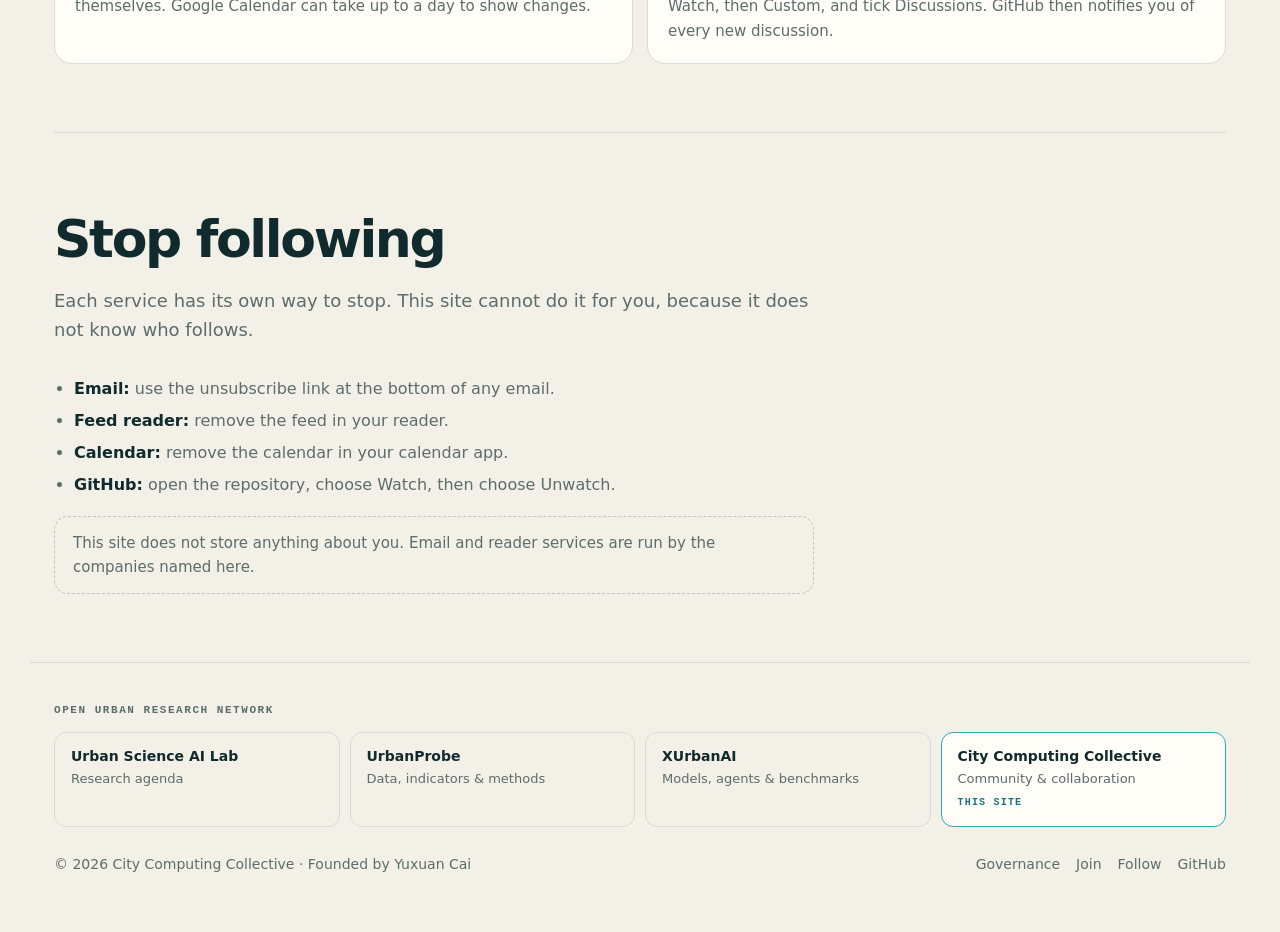
<file: follow.html>
<!doctype html>
<html lang="en">
<head>
  <meta charset="utf-8">
  <meta name="viewport" content="width=device-width,initial-scale=1">
  <title>Follow City Computing Collective</title>
  <meta name="description" content="Follow the City Computing Collective by email, in a feed reader, in your calendar, or on GitHub. Nothing here needs an account on this site.">
  <link rel="canonical" href="https://citycomputingcollective.com/follow.html">
  <meta name="theme-color" content="#102a2e">
  <meta property="og:type" content="website">
  <meta property="og:site_name" content="City Computing Collective">
  <meta property="og:title" content="Follow City Computing Collective">
  <meta property="og:description" content="Follow the City Computing Collective by email, in a feed reader, in your calendar, or on GitHub. Nothing here needs an account on this site.">
  <meta property="og:url" content="https://citycomputingcollective.com/follow.html">
  <meta property="og:image" content="https://citycomputingcollective.com/assets/og.png">
  <meta property="og:image:width" content="1200">
  <meta property="og:image:height" content="630">
  <meta property="og:image:alt" content="City Computing Collective: an open community for computational urban research.">
  <meta name="twitter:card" content="summary_large_image">
  <meta name="twitter:title" content="Follow City Computing Collective">
  <meta name="twitter:description" content="Follow the City Computing Collective by email, in a feed reader, in your calendar, or on GitHub. Nothing here needs an account on this site.">
  <link rel="icon" href="data:image/svg+xml,%3Csvg xmlns='http://www.w3.org/2000/svg' viewBox='0 0 64 64'%3E%3Crect width='64' height='64' rx='14' fill='%23102a2e'/%3E%3Cpath d='M12 52L52 12' stroke='%232aa8b4' stroke-width='6' stroke-linecap='round'/%3E%3Ccircle cx='20' cy='20' r='7' fill='%23f36f45'/%3E%3Ccircle cx='44' cy='44' r='6' fill='%23f36f45'/%3E%3C/svg%3E">
  <link rel="alternate" type="application/rss+xml" title="City Computing Collective — all discussions" href="feeds/all.xml">
  <link rel="stylesheet" href="assets/follow.css">
  <link rel="stylesheet" href="community.css">
</head>
<body>
  <a class="skip" href="#main">Skip to content</a>
  <header>
    <div class="nav">
      <a class="brand" href="index.html"><span class="brand-mark" aria-hidden="true"></span>City Computing Collective</a>
      <button class="nav-search" type="button" data-palette hidden aria-label="Search the community"><svg viewBox="0 0 20 20" aria-hidden="true"><circle cx="8.5" cy="8.5" r="5.5"/><path d="m13 13 4 4"/></svg><span>Search</span><kbd>Ctrl K</kbd></button>
      <a class="nav-follow" href="follow.html" aria-current="page" aria-label="Follow updates" title="Follow updates"><svg viewBox="0 0 24 24" aria-hidden="true" focusable="false"><path d="M6 8a6 6 0 0 1 12 0c0 7 3 9 3 9H3s3-2 3-9"/><path d="M10.3 21a1.94 1.94 0 0 0 3.4 0"/></svg></a>
      <button class="nav-toggle" type="button" aria-label="Menu" aria-expanded="false" aria-controls="site-nav"><span></span><span></span><span></span></button>
      <nav id="site-nav" aria-label="Primary">
        <a href="community.html">Community</a>
        <a href="people.html">People</a>
        <a href="projects.html">Projects</a>
        <a href="resources.html">Resources</a>
        <a href="opportunities.html">Opportunities</a>
        <a href="about.html">About</a>
        <a class="join" href="join.html">Join</a>
      </nav>
    </div>
  </header>

  <main id="main">
    <div class="page-hero compact slim">
      <div>
        <div class="eyebrow">Follow</div>
        <h1>Follow City Computing Collective.</h1>
        <p class="lead">Choose what you want to hear about, then how you want to receive it. Nothing here needs an account on this site.</p>
      </div>
      <aside class="hero-note"><strong>Four ways to receive updates</strong><p>By email, in a feed reader, in your calendar, or on GitHub. Press Follow on any row to see the steps for each. If nothing opens, every row also has a link to its raw feed.</p></aside>
    </div>

    <section id="what" aria-labelledby="what-title" class="follow-intro">
      <h2 id="what-title">What you can follow</h2>
      <p class="section-intro">If a feed is empty, nothing has been published there yet. If you follow now, the first item will reach you when it appears.</p>
    </section>

    <section id="everything" aria-labelledby="everything-title">
      <h2 id="everything-title">The whole community</h2>
      <p class="section-intro">Choose these if you want to hear about everything.</p>
      <ul class="follow-list">
        <li class="follow-item">
          <div class="follow-item-text"><h3>All discussions</h3><p>Every new discussion, as soon as it is posted.</p></div>
          <div class="follow-item-actions"><a class="button light follow-btn" href="feeds/all.xml" data-follow data-follow-title="All discussions" data-follow-what="Every new discussion in the City Computing Collective." data-follow-feed="feeds/all.xml" data-follow-github="https://github.com/citycomputingcollective/citycomputingcollective.github.io" data-follow-github-kind="discussions" data-follow-newsletter="true"><svg class="follow-icon" viewBox="0 0 24 24" width="18" height="18" fill="none" stroke="currentColor" stroke-width="2" stroke-linecap="round" stroke-linejoin="round" aria-hidden="true" focusable="false"><path d="M6 8a6 6 0 0 1 12 0c0 7 3 9 3 9H3s3-2 3-9"/><path d="M10.3 21a1.94 1.94 0 0 0 3.4 0"/></svg><span>Follow</span><span class="visually-hidden"> All discussions</span></a><a class="raw-link" href="feeds/all.xml">View the raw feed<span class="visually-hidden"> for All discussions</span></a></div>
        </li>
        <li class="follow-item">
          <div class="follow-item-text"><h3>Weekly network digest</h3><p>A summary of the week across the four sites of the network. It is published once a week, in weeks that had activity.</p></div>
          <div class="follow-item-actions"><a class="button light follow-btn" href="https://urbanscience.ai/feeds/digest.xml" data-follow data-follow-title="Weekly network digest" data-follow-what="One summary a week from the City Computing Collective, XUrbanAI, UrbanProbe, and the Urban Science AI Lab." data-follow-feed="https://urbanscience.ai/feeds/digest.xml" data-follow-newsletter="true"><svg class="follow-icon" viewBox="0 0 24 24" width="18" height="18" fill="none" stroke="currentColor" stroke-width="2" stroke-linecap="round" stroke-linejoin="round" aria-hidden="true" focusable="false"><path d="M6 8a6 6 0 0 1 12 0c0 7 3 9 3 9H3s3-2 3-9"/><path d="M10.3 21a1.94 1.94 0 0 0 3.4 0"/></svg><span>Follow</span><span class="visually-hidden"> Weekly network digest</span></a><a class="raw-link" href="https://urbanscience.ai/feeds/digest.xml">View the raw feed<span class="visually-hidden"> for Weekly network digest</span></a></div>
        </li>
      </ul>
    </section>
    <section id="kinds" aria-labelledby="kinds-title">
      <h2 id="kinds-title">By kind of post</h2>
      <p class="section-intro">Each feed gets a new item when someone posts, so how often depends on the community.</p>
      <ul class="follow-list">
        <li class="follow-item">
          <div class="follow-item-text"><h3>Introductions</h3><p>New introductions from members. Each item links to the member&#x27;s introduction page.</p></div>
          <div class="follow-item-actions"><a class="button light follow-btn" href="feeds/category-introductions.xml" data-follow data-follow-title="Introductions" data-follow-what="New discussions in Introductions." data-follow-feed="feeds/category-introductions.xml"><svg class="follow-icon" viewBox="0 0 24 24" width="18" height="18" fill="none" stroke="currentColor" stroke-width="2" stroke-linecap="round" stroke-linejoin="round" aria-hidden="true" focusable="false"><path d="M6 8a6 6 0 0 1 12 0c0 7 3 9 3 9H3s3-2 3-9"/><path d="M10.3 21a1.94 1.94 0 0 0 3.4 0"/></svg><span>Follow</span><span class="visually-hidden"> Introductions</span></a><a class="raw-link" href="feeds/category-introductions.xml">View the raw feed<span class="visually-hidden"> for Introductions</span></a></div>
        </li>
        <li class="follow-item">
          <div class="follow-item-text"><h3>Find collaborators</h3><p>New requests from people who are looking for collaborators.</p></div>
          <div class="follow-item-actions"><a class="button light follow-btn" href="feeds/category-find-collaborators.xml" data-follow data-follow-title="Find collaborators" data-follow-what="New discussions in Find collaborators." data-follow-feed="feeds/category-find-collaborators.xml"><svg class="follow-icon" viewBox="0 0 24 24" width="18" height="18" fill="none" stroke="currentColor" stroke-width="2" stroke-linecap="round" stroke-linejoin="round" aria-hidden="true" focusable="false"><path d="M6 8a6 6 0 0 1 12 0c0 7 3 9 3 9H3s3-2 3-9"/><path d="M10.3 21a1.94 1.94 0 0 0 3.4 0"/></svg><span>Follow</span><span class="visually-hidden"> Find collaborators</span></a><a class="raw-link" href="feeds/category-find-collaborators.xml">View the raw feed<span class="visually-hidden"> for Find collaborators</span></a></div>
        </li>
        <li class="follow-item">
          <div class="follow-item-text"><h3>Project showcase</h3><p>New projects that members have shared.</p></div>
          <div class="follow-item-actions"><a class="button light follow-btn" href="feeds/category-project-showcase.xml" data-follow data-follow-title="Project showcase" data-follow-what="New discussions in Project showcase." data-follow-feed="feeds/category-project-showcase.xml"><svg class="follow-icon" viewBox="0 0 24 24" width="18" height="18" fill="none" stroke="currentColor" stroke-width="2" stroke-linecap="round" stroke-linejoin="round" aria-hidden="true" focusable="false"><path d="M6 8a6 6 0 0 1 12 0c0 7 3 9 3 9H3s3-2 3-9"/><path d="M10.3 21a1.94 1.94 0 0 0 3.4 0"/></svg><span>Follow</span><span class="visually-hidden"> Project showcase</span></a><a class="raw-link" href="feeds/category-project-showcase.xml">View the raw feed<span class="visually-hidden"> for Project showcase</span></a></div>
        </li>
        <li class="follow-item">
          <div class="follow-item-text"><h3>Datasets &amp; data requests</h3><p>New datasets, and new requests for data.</p></div>
          <div class="follow-item-actions"><a class="button light follow-btn" href="feeds/category-datasets-data-requests.xml" data-follow data-follow-title="Datasets &amp; data requests" data-follow-what="New discussions in Datasets &amp; data requests." data-follow-feed="feeds/category-datasets-data-requests.xml"><svg class="follow-icon" viewBox="0 0 24 24" width="18" height="18" fill="none" stroke="currentColor" stroke-width="2" stroke-linecap="round" stroke-linejoin="round" aria-hidden="true" focusable="false"><path d="M6 8a6 6 0 0 1 12 0c0 7 3 9 3 9H3s3-2 3-9"/><path d="M10.3 21a1.94 1.94 0 0 0 3.4 0"/></svg><span>Follow</span><span class="visually-hidden"> Datasets &amp; data requests</span></a><a class="raw-link" href="feeds/category-datasets-data-requests.xml">View the raw feed<span class="visually-hidden"> for Datasets &amp; data requests</span></a></div>
        </li>
        <li class="follow-item">
          <div class="follow-item-text"><h3>Tools, code &amp; methods</h3><p>New tools, code, and methods that members have shared.</p></div>
          <div class="follow-item-actions"><a class="button light follow-btn" href="feeds/category-tools-code-methods.xml" data-follow data-follow-title="Tools, code &amp; methods" data-follow-what="New discussions in Tools, code &amp; methods." data-follow-feed="feeds/category-tools-code-methods.xml"><svg class="follow-icon" viewBox="0 0 24 24" width="18" height="18" fill="none" stroke="currentColor" stroke-width="2" stroke-linecap="round" stroke-linejoin="round" aria-hidden="true" focusable="false"><path d="M6 8a6 6 0 0 1 12 0c0 7 3 9 3 9H3s3-2 3-9"/><path d="M10.3 21a1.94 1.94 0 0 0 3.4 0"/></svg><span>Follow</span><span class="visually-hidden"> Tools, code &amp; methods</span></a><a class="raw-link" href="feeds/category-tools-code-methods.xml">View the raw feed<span class="visually-hidden"> for Tools, code &amp; methods</span></a></div>
        </li>
        <li class="follow-item">
          <div class="follow-item-text"><h3>Opportunities</h3><p>New calls, grants, positions, and challenges.</p></div>
          <div class="follow-item-actions"><a class="button light follow-btn" href="feeds/category-opportunities.xml" data-follow data-follow-title="Opportunities" data-follow-what="New discussions in Opportunities." data-follow-feed="feeds/category-opportunities.xml"><svg class="follow-icon" viewBox="0 0 24 24" width="18" height="18" fill="none" stroke="currentColor" stroke-width="2" stroke-linecap="round" stroke-linejoin="round" aria-hidden="true" focusable="false"><path d="M6 8a6 6 0 0 1 12 0c0 7 3 9 3 9H3s3-2 3-9"/><path d="M10.3 21a1.94 1.94 0 0 0 3.4 0"/></svg><span>Follow</span><span class="visually-hidden"> Opportunities</span></a><a class="raw-link" href="feeds/category-opportunities.xml">View the raw feed<span class="visually-hidden"> for Opportunities</span></a></div>
        </li>
        <li class="follow-item">
          <div class="follow-item-text"><h3>Events &amp; meetups</h3><p>New events: talks, clinics, and meetups.</p></div>
          <div class="follow-item-actions"><a class="button light follow-btn" href="feeds/category-events-meetups.xml" data-follow data-follow-title="Events &amp; meetups" data-follow-what="New discussions in Events &amp; meetups." data-follow-feed="feeds/category-events-meetups.xml"><svg class="follow-icon" viewBox="0 0 24 24" width="18" height="18" fill="none" stroke="currentColor" stroke-width="2" stroke-linecap="round" stroke-linejoin="round" aria-hidden="true" focusable="false"><path d="M6 8a6 6 0 0 1 12 0c0 7 3 9 3 9H3s3-2 3-9"/><path d="M10.3 21a1.94 1.94 0 0 0 3.4 0"/></svg><span>Follow</span><span class="visually-hidden"> Events &amp; meetups</span></a><a class="raw-link" href="feeds/category-events-meetups.xml">View the raw feed<span class="visually-hidden"> for Events &amp; meetups</span></a></div>
        </li>
        <li class="follow-item">
          <div class="follow-item-text"><h3>Questions</h3><p>New questions from members.</p></div>
          <div class="follow-item-actions"><a class="button light follow-btn" href="feeds/category-q-a.xml" data-follow data-follow-title="Questions" data-follow-what="New discussions in Questions." data-follow-feed="feeds/category-q-a.xml"><svg class="follow-icon" viewBox="0 0 24 24" width="18" height="18" fill="none" stroke="currentColor" stroke-width="2" stroke-linecap="round" stroke-linejoin="round" aria-hidden="true" focusable="false"><path d="M6 8a6 6 0 0 1 12 0c0 7 3 9 3 9H3s3-2 3-9"/><path d="M10.3 21a1.94 1.94 0 0 0 3.4 0"/></svg><span>Follow</span><span class="visually-hidden"> Questions</span></a><a class="raw-link" href="feeds/category-q-a.xml">View the raw feed<span class="visually-hidden"> for Questions</span></a></div>
        </li>
        <li class="follow-item">
          <div class="follow-item-text"><h3>Announcements</h3><p>Announcements from the people who run the Collective.</p></div>
          <div class="follow-item-actions"><a class="button light follow-btn" href="feeds/category-announcements.xml" data-follow data-follow-title="Announcements" data-follow-what="New discussions in Announcements." data-follow-feed="feeds/category-announcements.xml"><svg class="follow-icon" viewBox="0 0 24 24" width="18" height="18" fill="none" stroke="currentColor" stroke-width="2" stroke-linecap="round" stroke-linejoin="round" aria-hidden="true" focusable="false"><path d="M6 8a6 6 0 0 1 12 0c0 7 3 9 3 9H3s3-2 3-9"/><path d="M10.3 21a1.94 1.94 0 0 0 3.4 0"/></svg><span>Follow</span><span class="visually-hidden"> Announcements</span></a><a class="raw-link" href="feeds/category-announcements.xml">View the raw feed<span class="visually-hidden"> for Announcements</span></a></div>
        </li>
        <li class="follow-item">
          <div class="follow-item-text"><h3>Unanswered questions</h3><p>Questions that do not have an accepted answer yet. A question leaves this feed when an answer is accepted.</p></div>
          <div class="follow-item-actions"><a class="button light follow-btn" href="feeds/unanswered.xml" data-follow data-follow-title="Unanswered questions" data-follow-what="Questions that do not have an accepted answer yet. A question leaves this feed when an answer is accepted." data-follow-feed="feeds/unanswered.xml"><svg class="follow-icon" viewBox="0 0 24 24" width="18" height="18" fill="none" stroke="currentColor" stroke-width="2" stroke-linecap="round" stroke-linejoin="round" aria-hidden="true" focusable="false"><path d="M6 8a6 6 0 0 1 12 0c0 7 3 9 3 9H3s3-2 3-9"/><path d="M10.3 21a1.94 1.94 0 0 0 3.4 0"/></svg><span>Follow</span><span class="visually-hidden"> Unanswered questions</span></a><a class="raw-link" href="feeds/unanswered.xml">View the raw feed<span class="visually-hidden"> for Unanswered questions</span></a></div>
        </li>
        <li class="follow-item">
          <div class="follow-item-text"><h3>Data, tools, and methods</h3><p>New datasets, data requests, tools, and methods in one feed.</p></div>
          <div class="follow-item-actions"><a class="button light follow-btn" href="feeds/resources.xml" data-follow data-follow-title="Data, tools, and methods" data-follow-what="New datasets, data requests, tools, and methods in one feed." data-follow-feed="feeds/resources.xml"><svg class="follow-icon" viewBox="0 0 24 24" width="18" height="18" fill="none" stroke="currentColor" stroke-width="2" stroke-linecap="round" stroke-linejoin="round" aria-hidden="true" focusable="false"><path d="M6 8a6 6 0 0 1 12 0c0 7 3 9 3 9H3s3-2 3-9"/><path d="M10.3 21a1.94 1.94 0 0 0 3.4 0"/></svg><span>Follow</span><span class="visually-hidden"> Data, tools, and methods</span></a><a class="raw-link" href="feeds/resources.xml">View the raw feed<span class="visually-hidden"> for Data, tools, and methods</span></a></div>
        </li>
      </ul>
    </section>
    <section id="themes" aria-labelledby="themes-title">
      <h2 id="themes-title">By research theme</h2>
      <p class="section-intro">The eight research themes are shared by all four sites. Each feed below follows one theme across the network.</p>
      <ul class="follow-list">
        <li class="follow-item">
          <div class="follow-item-text"><h3>Mobility &amp; Transportation</h3><p>Discussions here, plus releases on XUrbanAI and UrbanProbe.</p></div>
          <div class="follow-item-actions"><a class="button light follow-btn" href="https://urbanscience.ai/feeds/theme-mobility.xml" data-follow data-follow-title="Mobility &amp; Transportation" data-follow-what="New discussions here plus new releases on XUrbanAI and UrbanProbe for this theme." data-follow-feed="https://urbanscience.ai/feeds/theme-mobility.xml"><svg class="follow-icon" viewBox="0 0 24 24" width="18" height="18" fill="none" stroke="currentColor" stroke-width="2" stroke-linecap="round" stroke-linejoin="round" aria-hidden="true" focusable="false"><path d="M6 8a6 6 0 0 1 12 0c0 7 3 9 3 9H3s3-2 3-9"/><path d="M10.3 21a1.94 1.94 0 0 0 3.4 0"/></svg><span>Follow</span><span class="visually-hidden"> Mobility &amp; Transportation</span></a><a class="raw-link" href="https://urbanscience.ai/feeds/theme-mobility.xml">View the raw feed<span class="visually-hidden"> for Mobility &amp; Transportation</span></a></div>
        </li>
        <li class="follow-item">
          <div class="follow-item-text"><h3>Built Environment &amp; Land Use</h3><p>Discussions here, plus releases on XUrbanAI and UrbanProbe.</p></div>
          <div class="follow-item-actions"><a class="button light follow-btn" href="https://urbanscience.ai/feeds/theme-built-environment.xml" data-follow data-follow-title="Built Environment &amp; Land Use" data-follow-what="New discussions here plus new releases on XUrbanAI and UrbanProbe for this theme." data-follow-feed="https://urbanscience.ai/feeds/theme-built-environment.xml"><svg class="follow-icon" viewBox="0 0 24 24" width="18" height="18" fill="none" stroke="currentColor" stroke-width="2" stroke-linecap="round" stroke-linejoin="round" aria-hidden="true" focusable="false"><path d="M6 8a6 6 0 0 1 12 0c0 7 3 9 3 9H3s3-2 3-9"/><path d="M10.3 21a1.94 1.94 0 0 0 3.4 0"/></svg><span>Follow</span><span class="visually-hidden"> Built Environment &amp; Land Use</span></a><a class="raw-link" href="https://urbanscience.ai/feeds/theme-built-environment.xml">View the raw feed<span class="visually-hidden"> for Built Environment &amp; Land Use</span></a></div>
        </li>
        <li class="follow-item">
          <div class="follow-item-text"><h3>Housing &amp; Urban Economics</h3><p>Discussions here, plus releases on XUrbanAI and UrbanProbe.</p></div>
          <div class="follow-item-actions"><a class="button light follow-btn" href="https://urbanscience.ai/feeds/theme-housing.xml" data-follow data-follow-title="Housing &amp; Urban Economics" data-follow-what="New discussions here plus new releases on XUrbanAI and UrbanProbe for this theme." data-follow-feed="https://urbanscience.ai/feeds/theme-housing.xml"><svg class="follow-icon" viewBox="0 0 24 24" width="18" height="18" fill="none" stroke="currentColor" stroke-width="2" stroke-linecap="round" stroke-linejoin="round" aria-hidden="true" focusable="false"><path d="M6 8a6 6 0 0 1 12 0c0 7 3 9 3 9H3s3-2 3-9"/><path d="M10.3 21a1.94 1.94 0 0 0 3.4 0"/></svg><span>Follow</span><span class="visually-hidden"> Housing &amp; Urban Economics</span></a><a class="raw-link" href="https://urbanscience.ai/feeds/theme-housing.xml">View the raw feed<span class="visually-hidden"> for Housing &amp; Urban Economics</span></a></div>
        </li>
        <li class="follow-item">
          <div class="follow-item-text"><h3>Climate, Energy &amp; Resilience</h3><p>Discussions here, plus releases on XUrbanAI and UrbanProbe.</p></div>
          <div class="follow-item-actions"><a class="button light follow-btn" href="https://urbanscience.ai/feeds/theme-climate.xml" data-follow data-follow-title="Climate, Energy &amp; Resilience" data-follow-what="New discussions here plus new releases on XUrbanAI and UrbanProbe for this theme." data-follow-feed="https://urbanscience.ai/feeds/theme-climate.xml"><svg class="follow-icon" viewBox="0 0 24 24" width="18" height="18" fill="none" stroke="currentColor" stroke-width="2" stroke-linecap="round" stroke-linejoin="round" aria-hidden="true" focusable="false"><path d="M6 8a6 6 0 0 1 12 0c0 7 3 9 3 9H3s3-2 3-9"/><path d="M10.3 21a1.94 1.94 0 0 0 3.4 0"/></svg><span>Follow</span><span class="visually-hidden"> Climate, Energy &amp; Resilience</span></a><a class="raw-link" href="https://urbanscience.ai/feeds/theme-climate.xml">View the raw feed<span class="visually-hidden"> for Climate, Energy &amp; Resilience</span></a></div>
        </li>
        <li class="follow-item">
          <div class="follow-item-text"><h3>Health, Equity &amp; Accessibility</h3><p>Discussions here, plus releases on XUrbanAI and UrbanProbe.</p></div>
          <div class="follow-item-actions"><a class="button light follow-btn" href="https://urbanscience.ai/feeds/theme-health-equity.xml" data-follow data-follow-title="Health, Equity &amp; Accessibility" data-follow-what="New discussions here plus new releases on XUrbanAI and UrbanProbe for this theme." data-follow-feed="https://urbanscience.ai/feeds/theme-health-equity.xml"><svg class="follow-icon" viewBox="0 0 24 24" width="18" height="18" fill="none" stroke="currentColor" stroke-width="2" stroke-linecap="round" stroke-linejoin="round" aria-hidden="true" focusable="false"><path d="M6 8a6 6 0 0 1 12 0c0 7 3 9 3 9H3s3-2 3-9"/><path d="M10.3 21a1.94 1.94 0 0 0 3.4 0"/></svg><span>Follow</span><span class="visually-hidden"> Health, Equity &amp; Accessibility</span></a><a class="raw-link" href="https://urbanscience.ai/feeds/theme-health-equity.xml">View the raw feed<span class="visually-hidden"> for Health, Equity &amp; Accessibility</span></a></div>
        </li>
        <li class="follow-item">
          <div class="follow-item-text"><h3>Urban Sensing &amp; Spatial Data</h3><p>Discussions here, plus releases on XUrbanAI and UrbanProbe.</p></div>
          <div class="follow-item-actions"><a class="button light follow-btn" href="https://urbanscience.ai/feeds/theme-sensing.xml" data-follow data-follow-title="Urban Sensing &amp; Spatial Data" data-follow-what="New discussions here plus new releases on XUrbanAI and UrbanProbe for this theme." data-follow-feed="https://urbanscience.ai/feeds/theme-sensing.xml"><svg class="follow-icon" viewBox="0 0 24 24" width="18" height="18" fill="none" stroke="currentColor" stroke-width="2" stroke-linecap="round" stroke-linejoin="round" aria-hidden="true" focusable="false"><path d="M6 8a6 6 0 0 1 12 0c0 7 3 9 3 9H3s3-2 3-9"/><path d="M10.3 21a1.94 1.94 0 0 0 3.4 0"/></svg><span>Follow</span><span class="visually-hidden"> Urban Sensing &amp; Spatial Data</span></a><a class="raw-link" href="https://urbanscience.ai/feeds/theme-sensing.xml">View the raw feed<span class="visually-hidden"> for Urban Sensing &amp; Spatial Data</span></a></div>
        </li>
        <li class="follow-item">
          <div class="follow-item-text"><h3>Governance &amp; Participation</h3><p>Discussions here, plus releases on XUrbanAI and UrbanProbe.</p></div>
          <div class="follow-item-actions"><a class="button light follow-btn" href="https://urbanscience.ai/feeds/theme-governance.xml" data-follow data-follow-title="Governance &amp; Participation" data-follow-what="New discussions here plus new releases on XUrbanAI and UrbanProbe for this theme." data-follow-feed="https://urbanscience.ai/feeds/theme-governance.xml"><svg class="follow-icon" viewBox="0 0 24 24" width="18" height="18" fill="none" stroke="currentColor" stroke-width="2" stroke-linecap="round" stroke-linejoin="round" aria-hidden="true" focusable="false"><path d="M6 8a6 6 0 0 1 12 0c0 7 3 9 3 9H3s3-2 3-9"/><path d="M10.3 21a1.94 1.94 0 0 0 3.4 0"/></svg><span>Follow</span><span class="visually-hidden"> Governance &amp; Participation</span></a><a class="raw-link" href="https://urbanscience.ai/feeds/theme-governance.xml">View the raw feed<span class="visually-hidden"> for Governance &amp; Participation</span></a></div>
        </li>
        <li class="follow-item">
          <div class="follow-item-text"><h3>Urban AI &amp; Simulation</h3><p>Discussions here, plus releases on XUrbanAI and UrbanProbe.</p></div>
          <div class="follow-item-actions"><a class="button light follow-btn" href="https://urbanscience.ai/feeds/theme-urban-ai.xml" data-follow data-follow-title="Urban AI &amp; Simulation" data-follow-what="New discussions here plus new releases on XUrbanAI and UrbanProbe for this theme." data-follow-feed="https://urbanscience.ai/feeds/theme-urban-ai.xml"><svg class="follow-icon" viewBox="0 0 24 24" width="18" height="18" fill="none" stroke="currentColor" stroke-width="2" stroke-linecap="round" stroke-linejoin="round" aria-hidden="true" focusable="false"><path d="M6 8a6 6 0 0 1 12 0c0 7 3 9 3 9H3s3-2 3-9"/><path d="M10.3 21a1.94 1.94 0 0 0 3.4 0"/></svg><span>Follow</span><span class="visually-hidden"> Urban AI &amp; Simulation</span></a><a class="raw-link" href="https://urbanscience.ai/feeds/theme-urban-ai.xml">View the raw feed<span class="visually-hidden"> for Urban AI &amp; Simulation</span></a></div>
        </li>
      </ul>
    </section>
    <section id="calendars" aria-labelledby="calendars-title">
      <h2 id="calendars-title">Calendars</h2>
      <p class="section-intro">Subscribe once and new dates appear in your calendar by themselves.</p>
      <ul class="follow-list">
        <li class="follow-item">
          <div class="follow-item-text"><h3>Events calendar</h3><p>Talks, clinics, and meetups, as all-day entries.</p></div>
          <div class="follow-item-actions"><a class="button light follow-btn" href="feeds/events.ics" data-follow data-follow-title="Events calendar" data-follow-what="Community events, added to your calendar." data-follow-ics="feeds/events.ics" data-follow-ics-name="City Computing Collective events"><svg class="follow-icon" viewBox="0 0 24 24" width="18" height="18" fill="none" stroke="currentColor" stroke-width="2" stroke-linecap="round" stroke-linejoin="round" aria-hidden="true" focusable="false"><path d="M6 8a6 6 0 0 1 12 0c0 7 3 9 3 9H3s3-2 3-9"/><path d="M10.3 21a1.94 1.94 0 0 0 3.4 0"/></svg><span>Follow</span><span class="visually-hidden"> Events calendar</span></a><a class="raw-link" href="feeds/events.ics">View the calendar file<span class="visually-hidden"> for Events calendar</span></a></div>
        </li>
        <li class="follow-item">
          <div class="follow-item-text"><h3>Deadlines calendar</h3><p>The deadline of every call, grant, and position, with a reminder 7 days and 1 day before.</p></div>
          <div class="follow-item-actions"><a class="button light follow-btn" href="feeds/deadlines.ics" data-follow data-follow-title="Deadlines calendar" data-follow-what="Deadlines of open calls, with reminders." data-follow-ics="feeds/deadlines.ics" data-follow-ics-name="City Computing Collective deadlines"><svg class="follow-icon" viewBox="0 0 24 24" width="18" height="18" fill="none" stroke="currentColor" stroke-width="2" stroke-linecap="round" stroke-linejoin="round" aria-hidden="true" focusable="false"><path d="M6 8a6 6 0 0 1 12 0c0 7 3 9 3 9H3s3-2 3-9"/><path d="M10.3 21a1.94 1.94 0 0 0 3.4 0"/></svg><span>Follow</span><span class="visually-hidden"> Deadlines calendar</span></a><a class="raw-link" href="feeds/deadlines.ics">View the calendar file<span class="visually-hidden"> for Deadlines calendar</span></a></div>
        </li>
      </ul>
    </section>
    <section id="one" aria-labelledby="one-title">
      <h2 id="one-title">One person or one discussion</h2>
      <p class="section-intro">You can also follow a single member or a single discussion.</p>
      <ul class="follow-list">
        <li class="follow-item">
          <div class="follow-item-text"><h3>Follow one person</h3><p>Open a member page and choose Follow. You then get that person&#x27;s new discussions. Member pages are linked from every name on the site.</p></div>
          <div class="follow-item-actions"><a class="button light" href="people.html">People directory</a></div>
        </li>
        <li class="follow-item">
          <div class="follow-item-text"><h3>Follow one discussion</h3><p>Open a discussion and choose Follow replies. You then get each new reply to that discussion.</p></div>
          <div class="follow-item-actions"><a class="button light" href="community.html#browse">Browse discussions</a></div>
        </li>
      </ul>
    </section>

    <section id="how" aria-labelledby="how-title">
      <h2 id="how-title">How the channels work</h2>
      <div class="follow-how">
        <article><h3>Email</h3><p><strong>Email:</strong> Blogtrottr, a free third-party service, can email you each new item. It shows ads, and every email has an unsubscribe link.</p></article>
        <article><h3>Feed reader</h3><p><strong>Feed reader:</strong> apps such as Feedly collect updates from many sites in one place. Copy the address and add it to your reader.</p></article>
        <article><h3>Calendar</h3><p><strong>Calendar:</strong> subscribe once and new events appear in your calendar by themselves. Google Calendar can take up to a day to show changes.</p></article>
        <article><h3>GitHub</h3><p><strong>GitHub:</strong> if you have a GitHub account, open the repository, choose Watch, then Custom, and tick Discussions. GitHub then notifies you of every new discussion.</p></article>
      </div>
    </section>

    <section id="stop" aria-labelledby="stop-title">
      <h2 id="stop-title">Stop following</h2>
      <p class="section-intro">Each service has its own way to stop. This site cannot do it for you, because it does not know who follows.</p>
      <ul class="follow-stop">
        <li><strong>Email:</strong> use the unsubscribe link at the bottom of any email.</li>
        <li><strong>Feed reader:</strong> remove the feed in your reader.</li>
        <li><strong>Calendar:</strong> remove the calendar in your calendar app.</li>
        <li><strong>GitHub:</strong> open the repository, choose Watch, then choose Unwatch.</li>
      </ul>
      <p class="follow-privacy">This site does not store anything about you. Email and reader services are run by the companies named here.</p>
    </section>
  </main>

  <footer>
    <p class="network-title" id="network-title">Open urban research network</p>
    <ul class="network" aria-labelledby="network-title">
        <li><a href="https://urbanscience.ai"><strong>Urban Science AI Lab</strong><span>Research agenda</span></a></li>
        <li><a href="https://urbanprobe.com"><strong>UrbanProbe</strong><span>Data, indicators &amp; methods</span></a></li>
        <li><a href="https://xurbanai.com"><strong>XUrbanAI</strong><span>Models, agents &amp; benchmarks</span></a></li>
        <li><div class="here"><strong>City Computing Collective</strong><span>Community &amp; collaboration</span><small>This site</small></div></li>
    </ul>
    <div class="footer-base">
      <span>&copy; 2026 City Computing Collective &middot; Founded by <a href="https://yuxuancai.com">Yuxuan Cai</a></span>
      <div class="footer-links"><a href="about.html#governance">Governance</a><a href="join.html">Join</a><a href="follow.html">Follow</a><a href="https://github.com/citycomputingcollective">GitHub</a></div>
    </div>
  </footer>
  <script src="assets/follow.js"></script>
  <script src="assets/site.js"></script>
  <script src="assets/palette.js"></script>
</body>
</html>
</file>
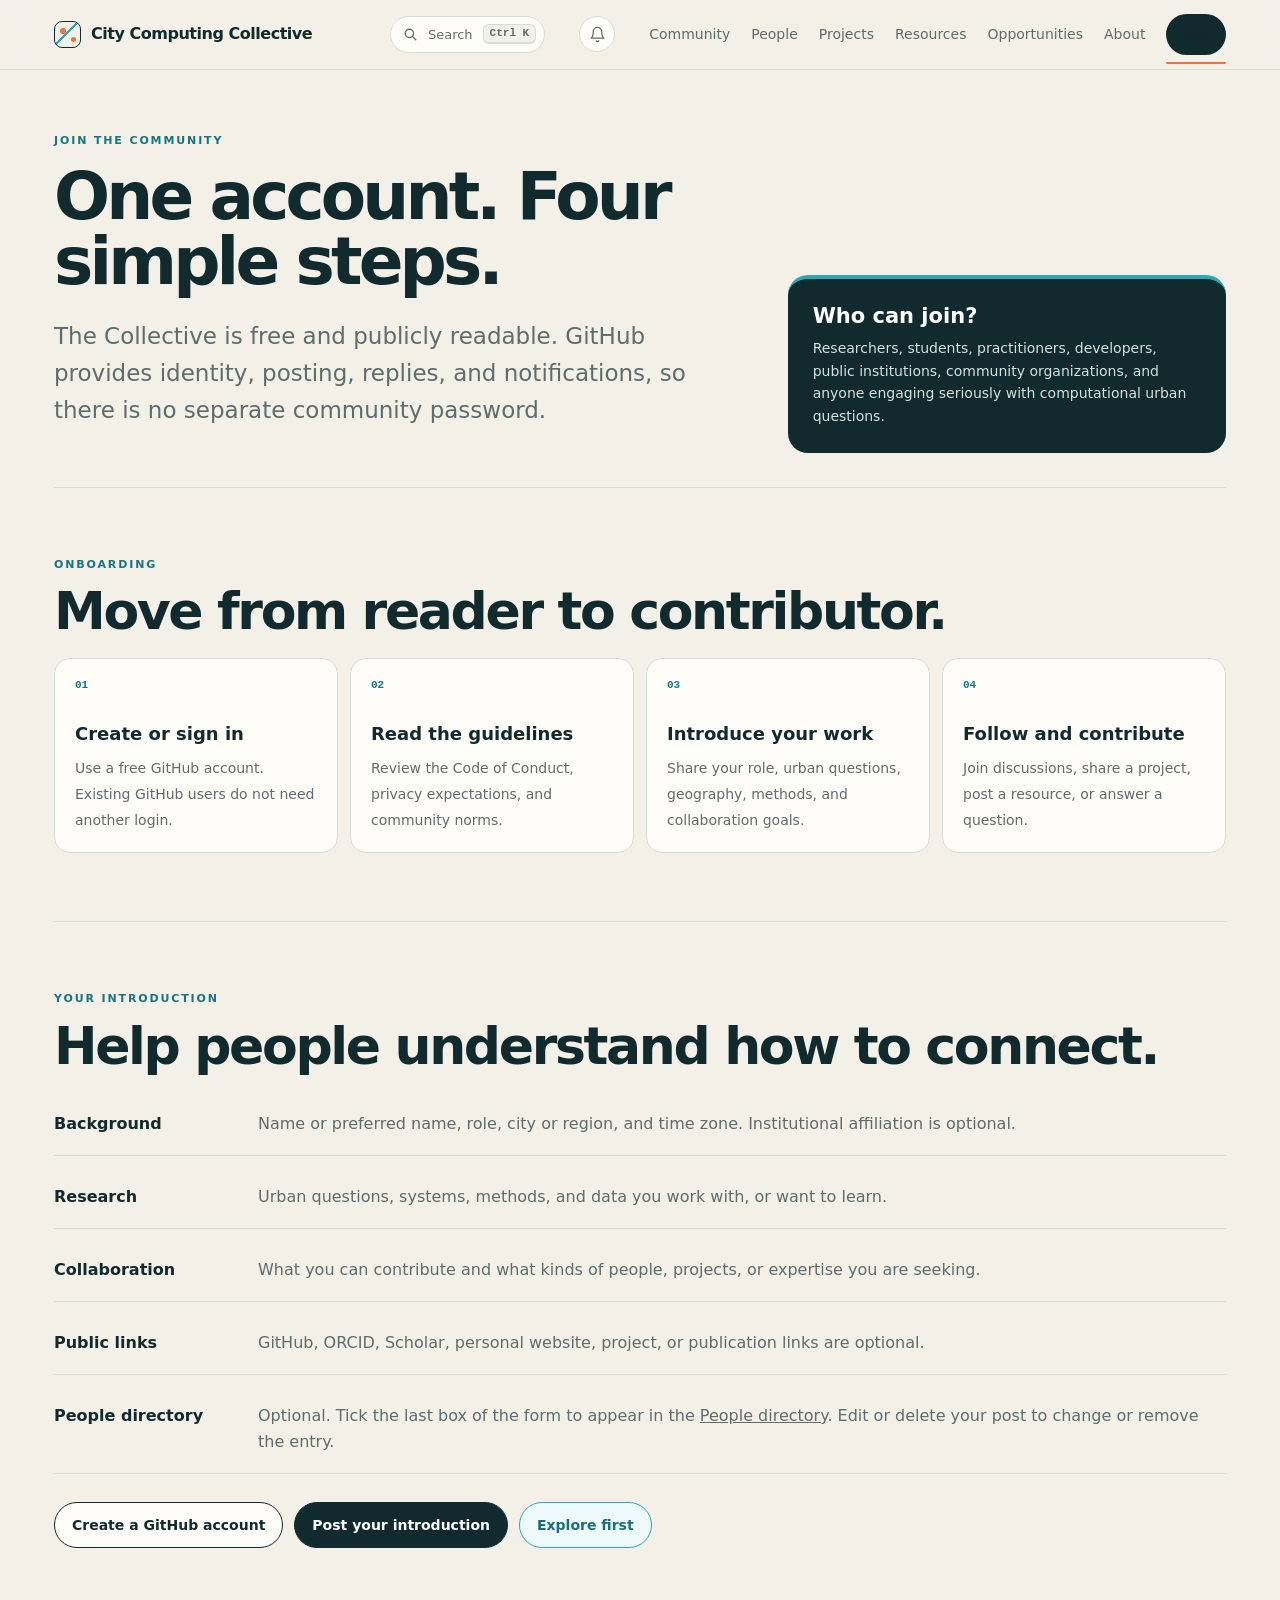
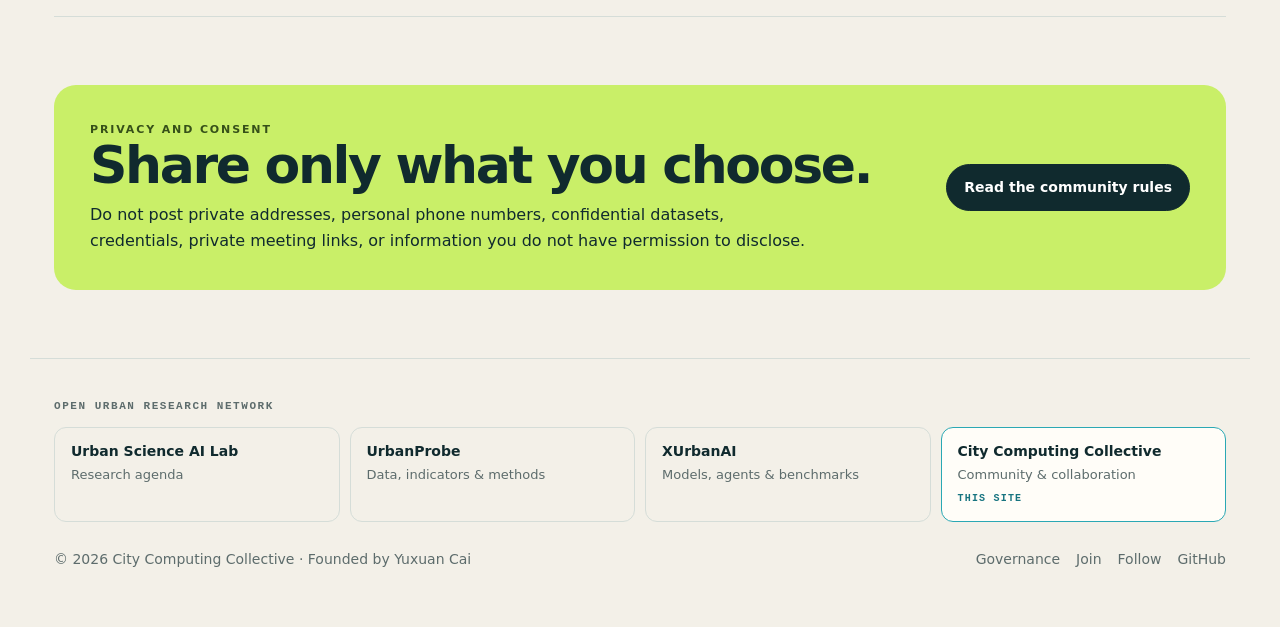
<file: join.html>
<!doctype html>
<html lang="en">
<head>
  <meta charset="utf-8">
  <meta name="viewport" content="width=device-width,initial-scale=1">
  <title>Join — City Computing Collective</title>
  <meta name="description" content="Join the City Computing Collective with a free GitHub account, introduce your work, and start contributing to open urban research.">
  <link rel="canonical" href="https://citycomputingcollective.com/join.html">
  <meta name="theme-color" content="#102a2e">
  <meta property="og:type" content="website">
  <meta property="og:site_name" content="City Computing Collective">
  <meta property="og:title" content="Join — City Computing Collective">
  <meta property="og:description" content="Join with a free GitHub account, introduce your work, and start contributing to open urban research.">
  <meta property="og:url" content="https://citycomputingcollective.com/join.html">
  <meta property="og:image" content="https://citycomputingcollective.com/assets/og.png">
  <meta property="og:image:width" content="1200">
  <meta property="og:image:height" content="630">
  <meta property="og:image:alt" content="City Computing Collective: an open community for computational urban research.">
  <meta name="twitter:card" content="summary_large_image">
  <link rel="icon" href="data:image/svg+xml,%3Csvg xmlns='http://www.w3.org/2000/svg' viewBox='0 0 64 64'%3E%3Crect width='64' height='64' rx='14' fill='%23102a2e'/%3E%3Cpath d='M12 52L52 12' stroke='%232aa8b4' stroke-width='6' stroke-linecap='round'/%3E%3Ccircle cx='20' cy='20' r='7' fill='%23f36f45'/%3E%3Ccircle cx='44' cy='44' r='6' fill='%23f36f45'/%3E%3C/svg%3E">
  <link rel="alternate" type="application/rss+xml" title="City Computing Collective — all discussions" href="feeds/all.xml">
  <link rel="stylesheet" href="assets/follow.css">
  <link rel="stylesheet" href="community.css">
</head>
<body>
  <a class="skip" href="#main">Skip to content</a>
  <header>
    <div class="nav">
      <a class="brand" href="index.html"><span class="brand-mark" aria-hidden="true"></span>City Computing Collective</a>
      <button class="nav-search" type="button" data-palette hidden aria-label="Search the community"><svg viewBox="0 0 20 20" aria-hidden="true"><circle cx="8.5" cy="8.5" r="5.5"/><path d="m13 13 4 4"/></svg><span>Search</span><kbd>Ctrl K</kbd></button>
      <a class="nav-follow" href="follow.html" aria-label="Follow updates" title="Follow updates"><svg viewBox="0 0 24 24" aria-hidden="true" focusable="false"><path d="M6 8a6 6 0 0 1 12 0c0 7 3 9 3 9H3s3-2 3-9"/><path d="M10.3 21a1.94 1.94 0 0 0 3.4 0"/></svg></a>
      <button class="nav-toggle" type="button" aria-label="Menu" aria-expanded="false" aria-controls="site-nav"><span></span><span></span><span></span></button>
      <nav id="site-nav" aria-label="Primary">
        <a href="community.html">Community</a>
        <a href="people.html">People</a>
        <a href="projects.html">Projects</a>
        <a href="resources.html">Resources</a>
        <a href="opportunities.html">Opportunities</a>
        <a href="about.html">About</a>
        <a class="join" href="join.html" aria-current="page">Join</a>
      </nav>
    </div>
  </header>

  <main id="main">
    <div class="page-hero compact">
      <div>
        <div class="eyebrow">Join the community</div>
        <h1>One account. Four simple steps.</h1>
        <p class="lead">The Collective is free and publicly readable. GitHub provides identity, posting, replies, and notifications, so there is no separate community password.</p>
      </div>
      <aside class="hero-note"><strong>Who can join?</strong><p>Researchers, students, practitioners, developers, public institutions, community organizations, and anyone engaging seriously with computational urban questions.</p></aside>
    </div>

    <section id="onboarding">
      <div class="eyebrow">Onboarding</div>
      <h2>Move from reader to contributor.</h2>
      <div class="steps">
        <div class="step"><strong>Create or sign in</strong><span>Use a free GitHub account. Existing GitHub users do not need another login.</span></div>
        <div class="step"><strong>Read the guidelines</strong><span>Review the Code of Conduct, privacy expectations, and community norms.</span></div>
        <div class="step"><strong>Introduce your work</strong><span>Share your role, urban questions, geography, methods, and collaboration goals.</span></div>
        <div class="step"><strong>Follow and contribute</strong><span>Join discussions, share a project, post a resource, or answer a question.</span></div>
      </div>
    </section>

    <section id="introduction">
      <div class="eyebrow">Your introduction</div>
      <h2>Help people understand how to connect.</h2>
      <div class="list">
        <div class="row"><strong>Background</strong><span>Name or preferred name, role, city or region, and time zone. Institutional affiliation is optional.</span></div>
        <div class="row"><strong>Research</strong><span>Urban questions, systems, methods, and data you work with, or want to learn.</span></div>
        <div class="row"><strong>Collaboration</strong><span>What you can contribute and what kinds of people, projects, or expertise you are seeking.</span></div>
        <div class="row"><strong>Public links</strong><span>GitHub, ORCID, Scholar, personal website, project, or publication links are optional.</span></div>
        <div class="row"><strong>People directory</strong><span>Optional. Tick the last box of the form to appear in the <a href="people.html">People directory</a>. Edit or delete your post to change or remove the entry.</span></div>
      </div>
      <div class="buttons">
        <a class="button light" href="https://github.com/signup">Create a GitHub account</a>
        <a class="button primary" href="https://github.com/citycomputingcollective/citycomputingcollective.github.io/discussions/new?category=introductions" data-compose="introductions">Post your introduction</a>
        <a class="button signal" href="community.html">Explore first</a>
      </div>
    </section>

    <section id="privacy">
      <div class="callout">
        <div>
          <div class="eyebrow" style="color:#365019">Privacy and consent</div>
          <h2>Share only what you choose.</h2>
          <p>Do not post private addresses, personal phone numbers, confidential datasets, credentials, private meeting links, or information you do not have permission to disclose.</p>
        </div>
        <a class="button primary" href="about.html#governance">Read the community rules</a>
      </div>
    </section>
  </main>

  <footer>
    <p class="network-title" id="network-title">Open urban research network</p>
    <ul class="network" aria-labelledby="network-title">
        <li><a href="https://urbanscience.ai"><strong>Urban Science AI Lab</strong><span>Research agenda</span></a></li>
        <li><a href="https://urbanprobe.com"><strong>UrbanProbe</strong><span>Data, indicators &amp; methods</span></a></li>
        <li><a href="https://xurbanai.com"><strong>XUrbanAI</strong><span>Models, agents &amp; benchmarks</span></a></li>
        <li><div class="here"><strong>City Computing Collective</strong><span>Community &amp; collaboration</span><small>This site</small></div></li>
    </ul>
    <div class="footer-base">
      <span>&copy; 2026 City Computing Collective &middot; Founded by <a href="https://yuxuancai.com">Yuxuan Cai</a></span>
      <div class="footer-links"><a href="about.html#governance">Governance</a><a href="join.html">Join</a><a href="follow.html">Follow</a><a href="https://github.com/citycomputingcollective">GitHub</a></div>
    </div>
  </footer>
  <script src="assets/follow.js"></script>
  <script src="assets/site.js"></script>
  <script src="assets/palette.js"></script>
</body>
</html>
</file>
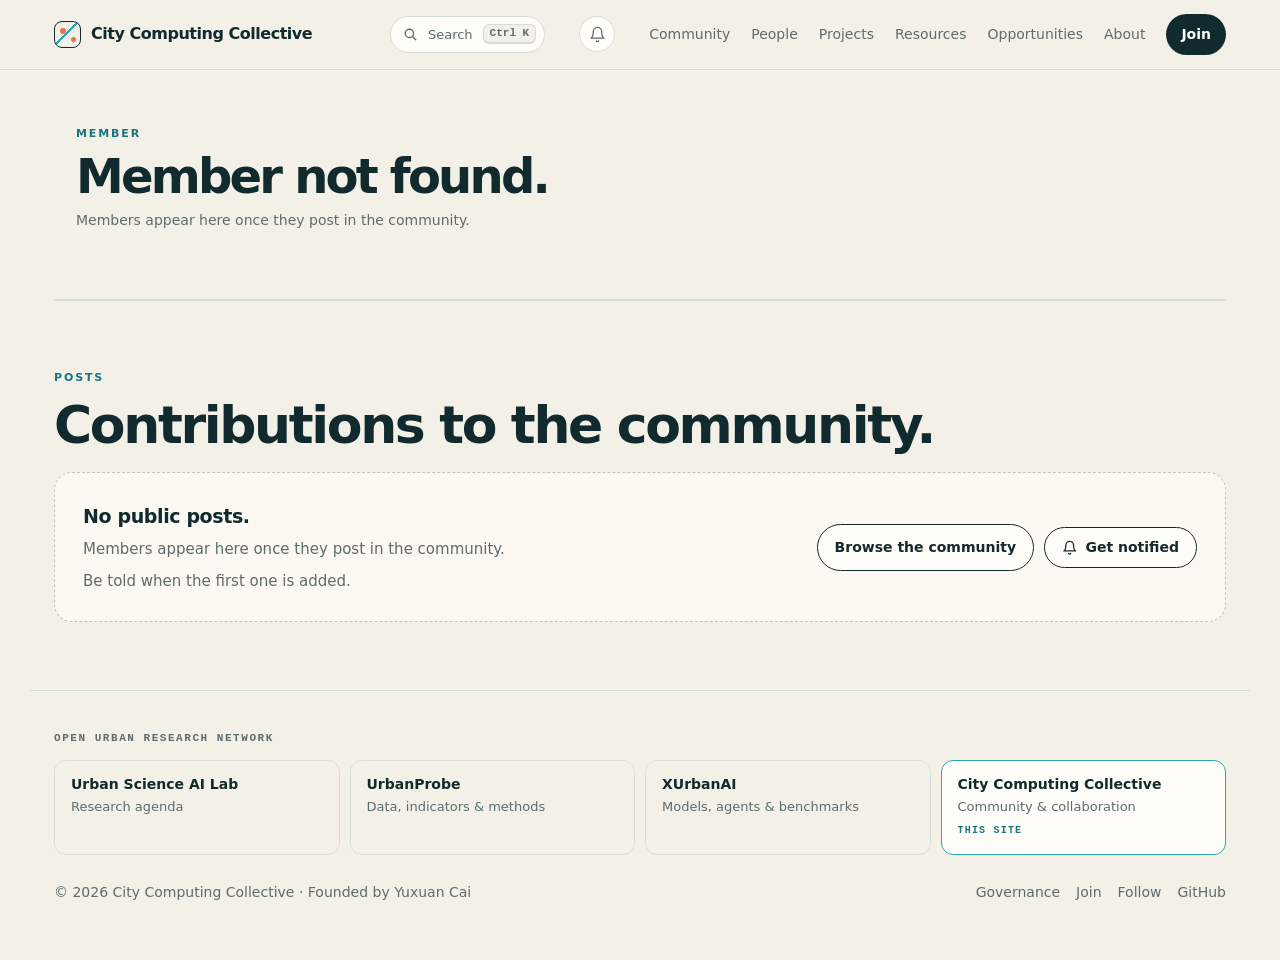
<file: member.html>
<!doctype html>
<html lang="en">
<head>
  <meta name="robots" content="noindex">
  <meta charset="utf-8">
  <meta name="viewport" content="width=device-width,initial-scale=1">
  <title>Member — City Computing Collective</title>
  <meta name="description" content="A member of the City Computing Collective and their contributions to the community.">
  <meta name="theme-color" content="#102a2e">
  <meta property="og:type" content="website">
  <meta property="og:site_name" content="City Computing Collective">
  <meta property="og:title" content="Member — City Computing Collective">
  <meta property="og:description" content="A member of the City Computing Collective and their contributions to the community.">
  <meta property="og:image" content="https://citycomputingcollective.com/assets/og.png">
  <meta property="og:image:width" content="1200">
  <meta property="og:image:height" content="630">
  <meta property="og:image:alt" content="City Computing Collective: an open community for computational urban research.">
  <meta name="twitter:card" content="summary_large_image">
  <link rel="icon" href="data:image/svg+xml,%3Csvg xmlns='http://www.w3.org/2000/svg' viewBox='0 0 64 64'%3E%3Crect width='64' height='64' rx='14' fill='%23102a2e'/%3E%3Cpath d='M12 52L52 12' stroke='%232aa8b4' stroke-width='6' stroke-linecap='round'/%3E%3Ccircle cx='20' cy='20' r='7' fill='%23f36f45'/%3E%3Ccircle cx='44' cy='44' r='6' fill='%23f36f45'/%3E%3C/svg%3E">
  <link rel="alternate" type="application/rss+xml" title="City Computing Collective — all discussions" href="feeds/all.xml">
  <link rel="stylesheet" href="assets/follow.css">
  <link rel="stylesheet" href="community.css">
</head>
<body>
  <a class="skip" href="#main">Skip to content</a>
  <header>
    <div class="nav">
      <a class="brand" href="index.html"><span class="brand-mark" aria-hidden="true"></span>City Computing Collective</a>
      <button class="nav-search" type="button" data-palette hidden aria-label="Search the community"><svg viewBox="0 0 20 20" aria-hidden="true"><circle cx="8.5" cy="8.5" r="5.5"/><path d="m13 13 4 4"/></svg><span>Search</span><kbd>Ctrl K</kbd></button>
      <a class="nav-follow" href="follow.html" aria-label="Follow updates" title="Follow updates"><svg viewBox="0 0 24 24" aria-hidden="true" focusable="false"><path d="M6 8a6 6 0 0 1 12 0c0 7 3 9 3 9H3s3-2 3-9"/><path d="M10.3 21a1.94 1.94 0 0 0 3.4 0"/></svg></a>
      <button class="nav-toggle" type="button" aria-label="Menu" aria-expanded="false" aria-controls="site-nav"><span></span><span></span><span></span></button>
      <nav id="site-nav" aria-label="Primary">
        <a href="community.html">Community</a>
        <a href="people.html">People</a>
        <a href="projects.html">Projects</a>
        <a href="resources.html">Resources</a>
        <a href="opportunities.html">Opportunities</a>
        <a href="about.html">About</a>
        <a class="join" href="join.html">Join</a>
      </nav>
    </div>
  </header>

  <main id="main">
    <div class="member-hero" data-view="member">
      <div>
        <div class="member-id">
          <div data-slot="avatar"></div>
          <div><p class="eyebrow">Member</p><h1 data-slot="name">Loading member…</h1><div class="member-meta" data-slot="role"></div></div>
        </div>
        <p class="member-about" data-slot="about" hidden></p>
        <div class="meta-row" data-slot="themes"></div>
        <div class="buttons" data-slot="links"></div>
      </div>
      <aside data-slot="aside" aria-label="Activity">
        <div class="member-stats" data-slot="stats"></div>
        <p class="member-note" data-slot="note" hidden>This member has not joined the People directory, so only their public posts are shown.</p>
      </aside>
    </div>

    <section id="posts" aria-labelledby="posts-title">
      <div class="eyebrow">Posts</div>
      <h2 id="posts-title">Contributions to the community.</h2>
      <div data-view="list" data-author-from="u" data-controls="facet" data-facet="category" data-sort="new" data-page="10" data-label="posts" data-label-one="post">
        <div class="empty">
          <div><strong>No public posts.</strong><p>Members appear here once they post in the community.</p><p class="notify-note">Be told when the first one is added.</p></div>
          <div class="empty-buttons"><a class="button light" href="community.html">Browse the community</a><a class="button light follow-btn" href="feeds/all.xml" data-follow data-follow-title="All discussions" data-follow-what="Every new discussion in the City Computing Collective." data-follow-feed="feeds/all.xml" data-follow-github="https://github.com/citycomputingcollective/citycomputingcollective.github.io" data-follow-github-kind="discussions" data-follow-newsletter="true"><svg class="follow-icon" viewBox="0 0 24 24" width="18" height="18" fill="none" stroke="currentColor" stroke-width="2" stroke-linecap="round" stroke-linejoin="round" aria-hidden="true" focusable="false"><path d="M6 8a6 6 0 0 1 12 0c0 7 3 9 3 9H3s3-2 3-9"/><path d="M10.3 21a1.94 1.94 0 0 0 3.4 0"/></svg><span>Get notified</span></a></div>
        </div>
      </div>
    </section>
  </main>

  <footer>
    <p class="network-title" id="network-title">Open urban research network</p>
    <ul class="network" aria-labelledby="network-title">
        <li><a href="https://urbanscience.ai"><strong>Urban Science AI Lab</strong><span>Research agenda</span></a></li>
        <li><a href="https://urbanprobe.com"><strong>UrbanProbe</strong><span>Data, indicators &amp; methods</span></a></li>
        <li><a href="https://xurbanai.com"><strong>XUrbanAI</strong><span>Models, agents &amp; benchmarks</span></a></li>
        <li><div class="here"><strong>City Computing Collective</strong><span>Community &amp; collaboration</span><small>This site</small></div></li>
    </ul>
    <div class="footer-base">
      <span>&copy; 2026 City Computing Collective &middot; Founded by <a href="https://yuxuancai.com">Yuxuan Cai</a></span>
      <div class="footer-links"><a href="about.html#governance">Governance</a><a href="join.html">Join</a><a href="follow.html">Follow</a><a href="https://github.com/citycomputingcollective">GitHub</a></div>
    </div>
  </footer>
  <script src="assets/follow.js"></script>
  <script src="assets/site.js"></script>
  <script src="assets/palette.js"></script>
</body>
</html>
</file>
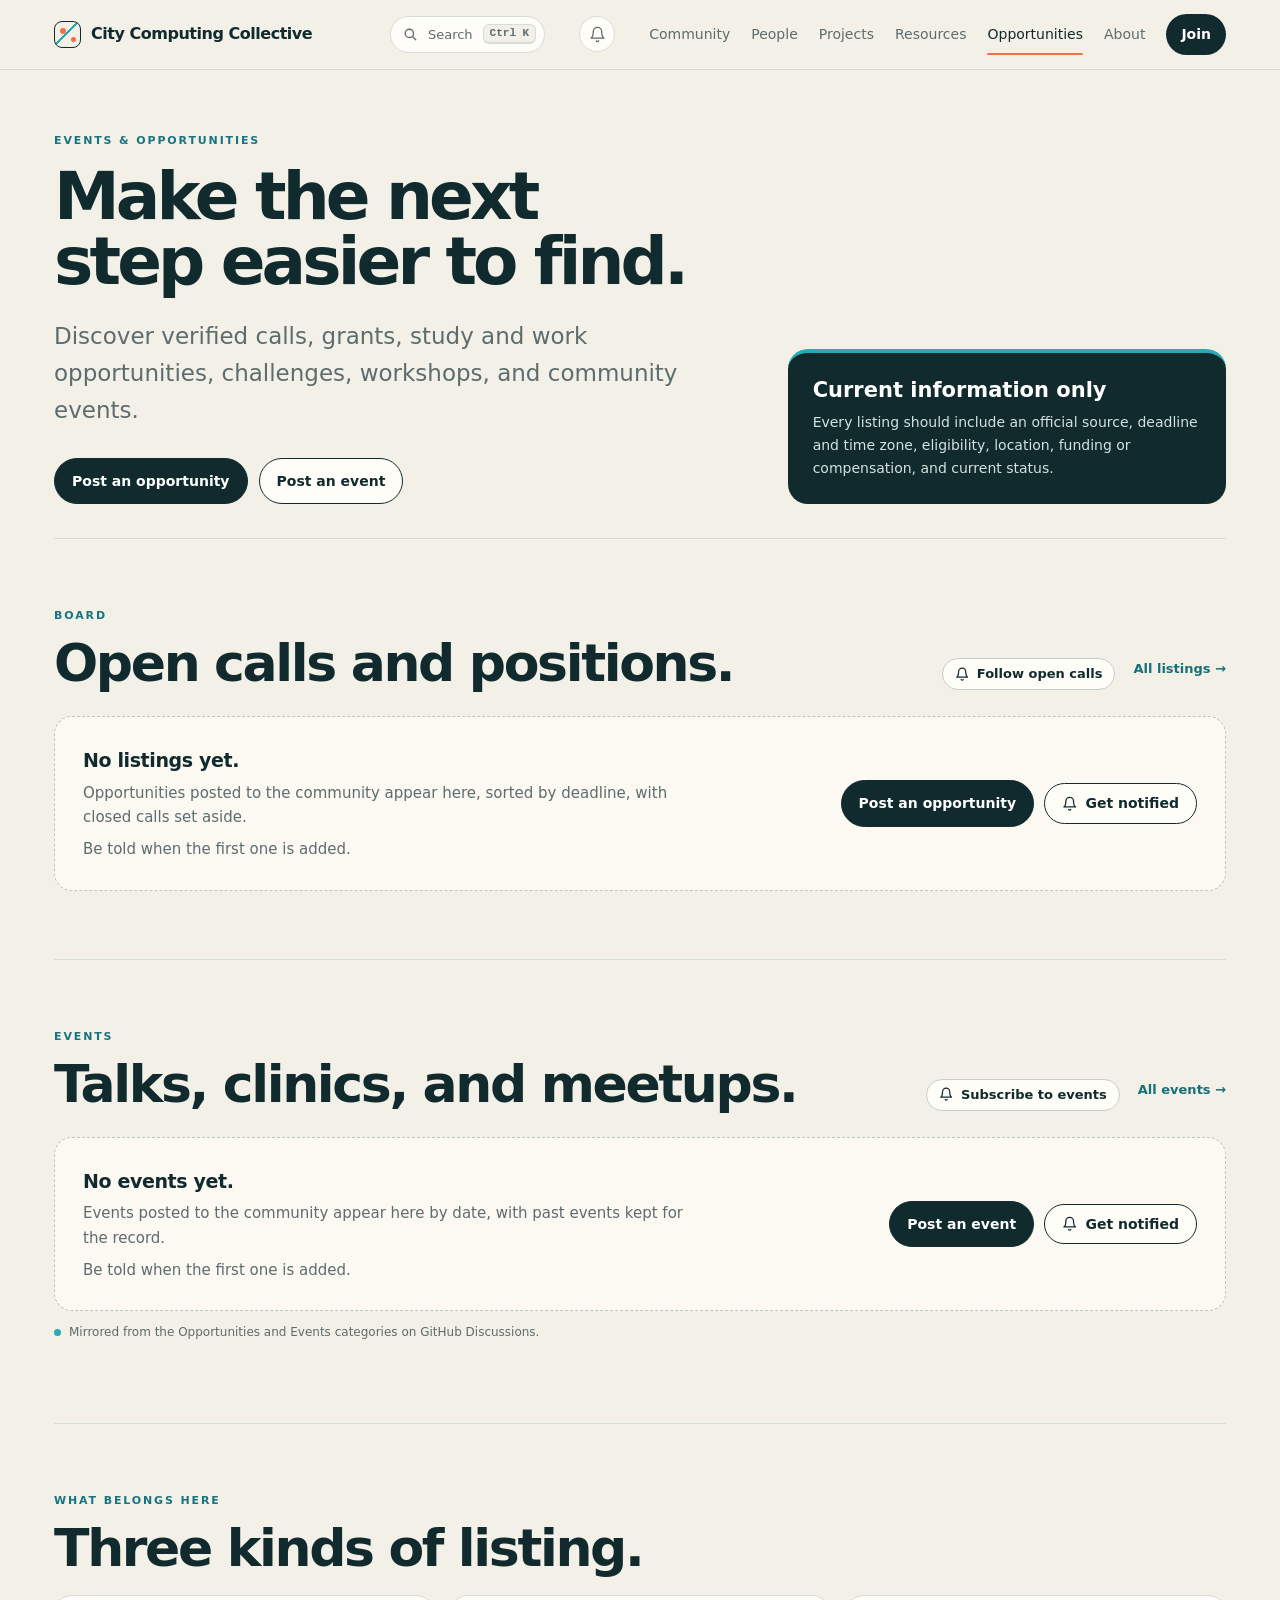
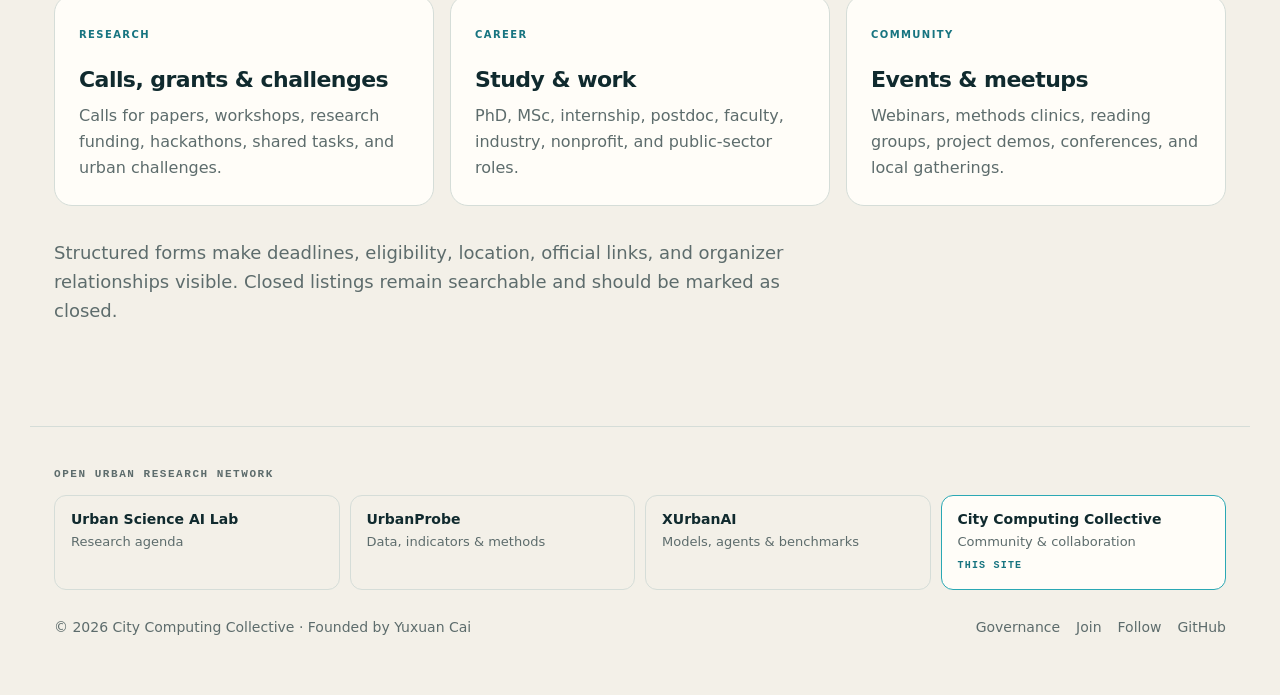
<file: opportunities.html>
<!doctype html>
<html lang="en">
<head>
  <meta charset="utf-8">
  <meta name="viewport" content="width=device-width,initial-scale=1">
  <title>Opportunities — City Computing Collective</title>
  <meta name="description" content="Discover verified calls for papers, grants, academic positions, internships, challenges, workshops, and city computing events.">
  <link rel="canonical" href="https://citycomputingcollective.com/opportunities.html">
  <meta name="theme-color" content="#102a2e">
  <meta property="og:type" content="website">
  <meta property="og:site_name" content="City Computing Collective">
  <meta property="og:title" content="Opportunities — City Computing Collective">
  <meta property="og:description" content="Verified calls for papers, grants, positions, internships, challenges, workshops, and city computing events.">
  <meta property="og:url" content="https://citycomputingcollective.com/opportunities.html">
  <meta property="og:image" content="https://citycomputingcollective.com/assets/og.png">
  <meta property="og:image:width" content="1200">
  <meta property="og:image:height" content="630">
  <meta property="og:image:alt" content="City Computing Collective: an open community for computational urban research.">
  <meta name="twitter:card" content="summary_large_image">
  <link rel="icon" href="data:image/svg+xml,%3Csvg xmlns='http://www.w3.org/2000/svg' viewBox='0 0 64 64'%3E%3Crect width='64' height='64' rx='14' fill='%23102a2e'/%3E%3Cpath d='M12 52L52 12' stroke='%232aa8b4' stroke-width='6' stroke-linecap='round'/%3E%3Ccircle cx='20' cy='20' r='7' fill='%23f36f45'/%3E%3Ccircle cx='44' cy='44' r='6' fill='%23f36f45'/%3E%3C/svg%3E">
  <link rel="alternate" type="application/rss+xml" title="City Computing Collective — all discussions" href="feeds/all.xml">
  <link rel="stylesheet" href="assets/follow.css">
  <link rel="stylesheet" href="community.css">
</head>
<body>
  <a class="skip" href="#main">Skip to content</a>
  <header>
    <div class="nav">
      <a class="brand" href="index.html"><span class="brand-mark" aria-hidden="true"></span>City Computing Collective</a>
      <button class="nav-search" type="button" data-palette hidden aria-label="Search the community"><svg viewBox="0 0 20 20" aria-hidden="true"><circle cx="8.5" cy="8.5" r="5.5"/><path d="m13 13 4 4"/></svg><span>Search</span><kbd>Ctrl K</kbd></button>
      <a class="nav-follow" href="follow.html" aria-label="Follow updates" title="Follow updates"><svg viewBox="0 0 24 24" aria-hidden="true" focusable="false"><path d="M6 8a6 6 0 0 1 12 0c0 7 3 9 3 9H3s3-2 3-9"/><path d="M10.3 21a1.94 1.94 0 0 0 3.4 0"/></svg></a>
      <button class="nav-toggle" type="button" aria-label="Menu" aria-expanded="false" aria-controls="site-nav"><span></span><span></span><span></span></button>
      <nav id="site-nav" aria-label="Primary">
        <a href="community.html">Community</a>
        <a href="people.html">People</a>
        <a href="projects.html">Projects</a>
        <a href="resources.html">Resources</a>
        <a href="opportunities.html" aria-current="page">Opportunities</a>
        <a href="about.html">About</a>
        <a class="join" href="join.html">Join</a>
      </nav>
    </div>
  </header>

  <main id="main">
    <div class="page-hero compact">
      <div>
        <div class="eyebrow">Events &amp; opportunities</div>
        <h1>Make the next step easier to find.</h1>
        <p class="lead">Discover verified calls, grants, study and work opportunities, challenges, workshops, and community events.</p>
        <div class="buttons">
          <a class="button primary" href="https://github.com/citycomputingcollective/citycomputingcollective.github.io/discussions/new?category=opportunities" data-compose="opportunities">Post an opportunity</a>
          <a class="button light" href="https://github.com/citycomputingcollective/citycomputingcollective.github.io/discussions/new?category=events-meetups" data-compose="events-meetups">Post an event</a>
        </div>
      </div>
      <aside class="hero-note"><strong>Current information only</strong><p>Every listing should include an official source, deadline and time zone, eligibility, location, funding or compensation, and current status.</p></aside>
    </div>

    <section id="board">
      <div class="section-head">
        <div><div class="eyebrow">Board</div><h2>Open calls and positions.</h2></div>
        <span class="head-links"><a class="follow-btn small" href="feeds/category-opportunities.xml" data-follow data-follow-title="Open calls" data-follow-what="New calls, grants, positions, and challenges, and a calendar of their deadlines." data-follow-feed="feeds/category-opportunities.xml" data-follow-ics="feeds/deadlines.ics" data-follow-ics-name="City Computing Collective deadlines"><svg class="follow-icon" viewBox="0 0 24 24" width="18" height="18" fill="none" stroke="currentColor" stroke-width="2" stroke-linecap="round" stroke-linejoin="round" aria-hidden="true" focusable="false"><path d="M6 8a6 6 0 0 1 12 0c0 7 3 9 3 9H3s3-2 3-9"/><path d="M10.3 21a1.94 1.94 0 0 0 3.4 0"/></svg><span>Follow open calls</span></a><a class="more" href="https://github.com/citycomputingcollective/citycomputingcollective.github.io/discussions/categories/opportunities">All listings &rarr;</a></span>
      </div>
      <div data-view="list" data-categories="opportunities" data-facet="kind" data-split="deadline" data-controls="search,theme,facet" data-sync="url" data-page="100" data-label="listings" data-label-one="listing" data-theme-header>
        <div class="empty">
          <div><strong>No listings yet.</strong><p>Opportunities posted to the community appear here, sorted by deadline, with closed calls set aside.</p><p class="notify-note">Be told when the first one is added.</p></div>
          <div class="empty-buttons"><a class="button primary" href="https://github.com/citycomputingcollective/citycomputingcollective.github.io/discussions/new?category=opportunities" data-compose="opportunities">Post an opportunity</a><a class="button light follow-btn" href="feeds/category-opportunities.xml" data-follow data-follow-title="Open calls" data-follow-what="New calls, grants, positions, and challenges, and a calendar of their deadlines." data-follow-feed="feeds/category-opportunities.xml" data-follow-ics="feeds/deadlines.ics" data-follow-ics-name="City Computing Collective deadlines"><svg class="follow-icon" viewBox="0 0 24 24" width="18" height="18" fill="none" stroke="currentColor" stroke-width="2" stroke-linecap="round" stroke-linejoin="round" aria-hidden="true" focusable="false"><path d="M6 8a6 6 0 0 1 12 0c0 7 3 9 3 9H3s3-2 3-9"/><path d="M10.3 21a1.94 1.94 0 0 0 3.4 0"/></svg><span>Get notified</span></a></div>
        </div>
      </div>
    </section>

    <section id="events">
      <div class="section-head">
        <div><div class="eyebrow">Events</div><h2>Talks, clinics, and meetups.</h2></div>
        <span class="head-links"><a class="follow-btn small" href="feeds/category-events-meetups.xml" data-follow data-follow-title="Events" data-follow-what="New events: talks, clinics, and meetups." data-follow-feed="feeds/category-events-meetups.xml" data-follow-ics="feeds/events.ics" data-follow-ics-name="City Computing Collective events"><svg class="follow-icon" viewBox="0 0 24 24" width="18" height="18" fill="none" stroke="currentColor" stroke-width="2" stroke-linecap="round" stroke-linejoin="round" aria-hidden="true" focusable="false"><path d="M6 8a6 6 0 0 1 12 0c0 7 3 9 3 9H3s3-2 3-9"/><path d="M10.3 21a1.94 1.94 0 0 0 3.4 0"/></svg><span>Subscribe to events</span></a><a class="more" href="https://github.com/citycomputingcollective/citycomputingcollective.github.io/discussions/categories/events-meetups">All events &rarr;</a></span>
      </div>
      <div data-view="list" data-categories="events-meetups" data-card="event" data-facet="format" data-facet-order="Online,In person,Hybrid" data-split="date" data-controls="facet" data-page="100" data-label="events" data-label-one="event">
        <div class="empty">
          <div><strong>No events yet.</strong><p>Events posted to the community appear here by date, with past events kept for the record.</p><p class="notify-note">Be told when the first one is added.</p></div>
          <div class="empty-buttons"><a class="button primary" href="https://github.com/citycomputingcollective/citycomputingcollective.github.io/discussions/new?category=events-meetups" data-compose="events-meetups">Post an event</a><a class="button light follow-btn" href="feeds/category-events-meetups.xml" data-follow data-follow-title="Events" data-follow-what="New events: talks, clinics, and meetups." data-follow-feed="feeds/category-events-meetups.xml" data-follow-ics="feeds/events.ics" data-follow-ics-name="City Computing Collective events"><svg class="follow-icon" viewBox="0 0 24 24" width="18" height="18" fill="none" stroke="currentColor" stroke-width="2" stroke-linecap="round" stroke-linejoin="round" aria-hidden="true" focusable="false"><path d="M6 8a6 6 0 0 1 12 0c0 7 3 9 3 9H3s3-2 3-9"/><path d="M10.3 21a1.94 1.94 0 0 0 3.4 0"/></svg><span>Get notified</span></a></div>
        </div>
      </div>
      <p class="feed-note"><i aria-hidden="true"></i>Mirrored from the Opportunities and Events categories on GitHub Discussions.</p>
    </section>

    <section id="kinds">
      <div class="eyebrow">What belongs here</div>
      <h2>Three kinds of listing.</h2>
      <div class="grid">
        <article class="card"><span class="type">Research</span><h3>Calls, grants &amp; challenges</h3><p>Calls for papers, workshops, research funding, hackathons, shared tasks, and urban challenges.</p></article>
        <article class="card"><span class="type">Career</span><h3>Study &amp; work</h3><p>PhD, MSc, internship, postdoc, faculty, industry, nonprofit, and public-sector roles.</p></article>
        <article class="card"><span class="type">Community</span><h3>Events &amp; meetups</h3><p>Webinars, methods clinics, reading groups, project demos, conferences, and local gatherings.</p></article>
      </div>
      <p class="section-intro" style="margin-top:32px">Structured forms make deadlines, eligibility, location, official links, and organizer relationships visible. Closed listings remain searchable and should be marked as closed.</p>
    </section>
  </main>

  <footer>
    <p class="network-title" id="network-title">Open urban research network</p>
    <ul class="network" aria-labelledby="network-title">
        <li><a href="https://urbanscience.ai"><strong>Urban Science AI Lab</strong><span>Research agenda</span></a></li>
        <li><a href="https://urbanprobe.com"><strong>UrbanProbe</strong><span>Data, indicators &amp; methods</span></a></li>
        <li><a href="https://xurbanai.com"><strong>XUrbanAI</strong><span>Models, agents &amp; benchmarks</span></a></li>
        <li><div class="here"><strong>City Computing Collective</strong><span>Community &amp; collaboration</span><small>This site</small></div></li>
    </ul>
    <div class="footer-base">
      <span>&copy; 2026 City Computing Collective &middot; Founded by <a href="https://yuxuancai.com">Yuxuan Cai</a></span>
      <div class="footer-links"><a href="about.html#governance">Governance</a><a href="join.html">Join</a><a href="follow.html">Follow</a><a href="https://github.com/citycomputingcollective">GitHub</a></div>
    </div>
  </footer>
  <script src="assets/follow.js"></script>
  <script src="assets/site.js"></script>
  <script src="assets/palette.js"></script>
</body>
</html>
</file>
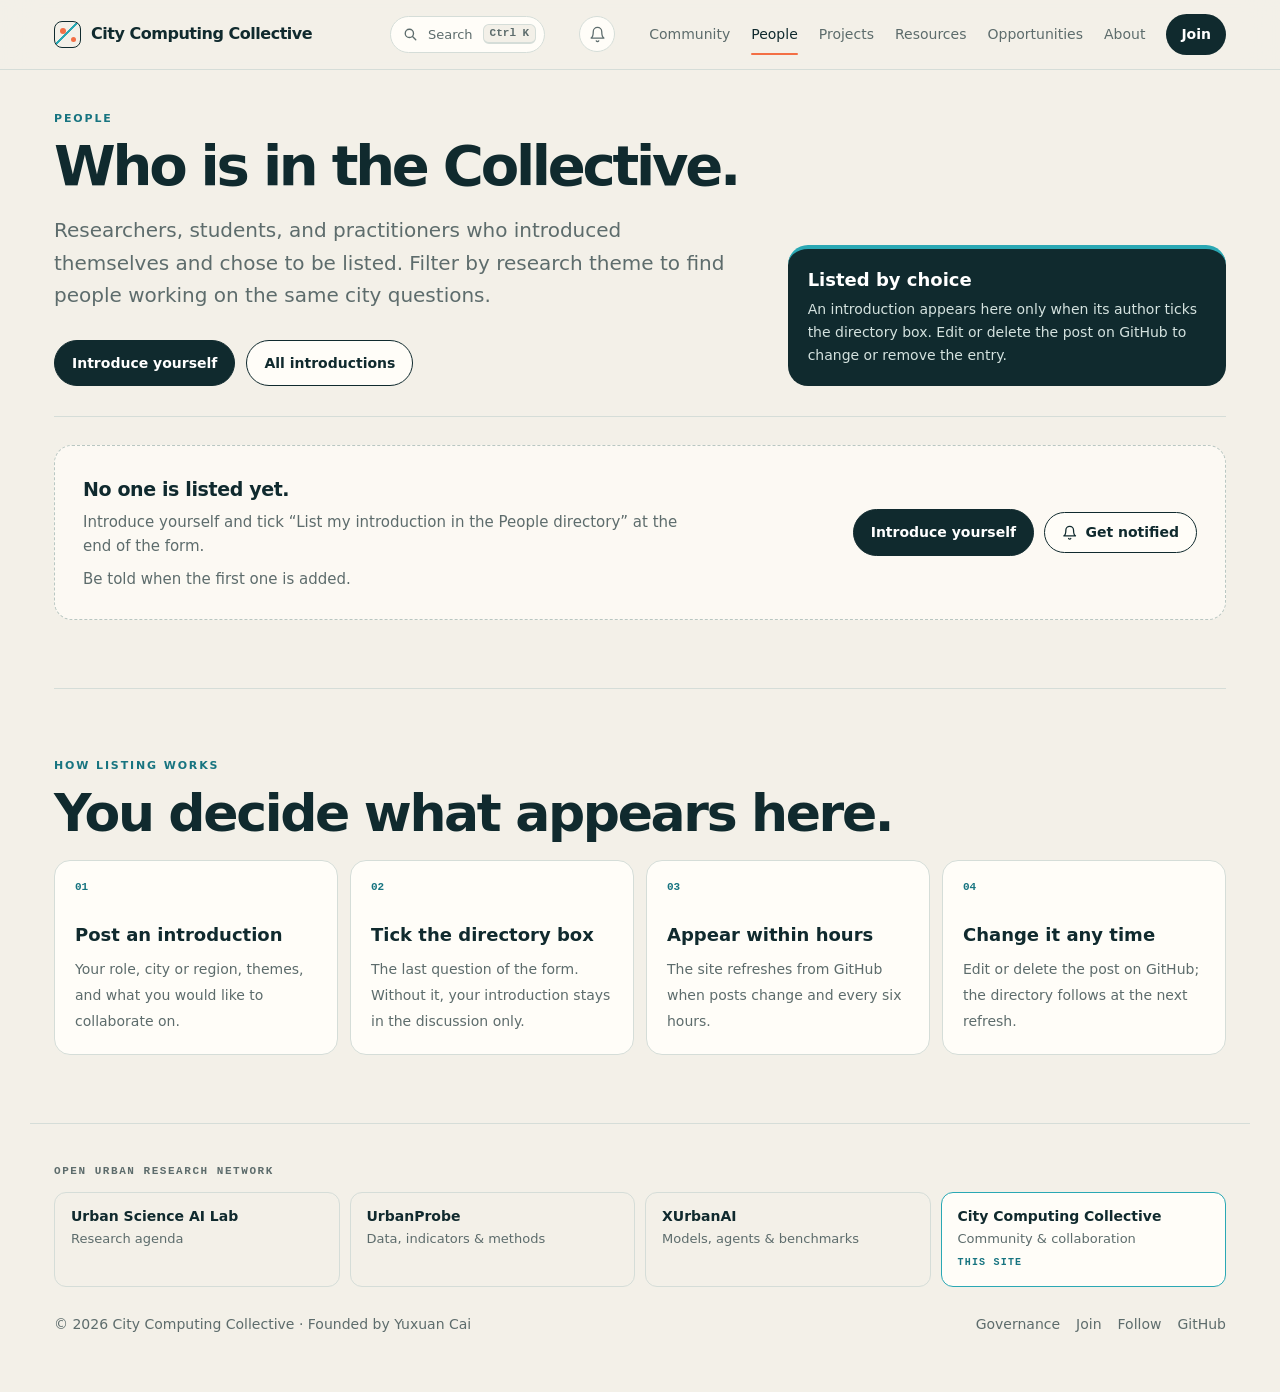
<file: people.html>
<!doctype html>
<html lang="en">
<head>
  <meta charset="utf-8">
  <meta name="viewport" content="width=device-width,initial-scale=1">
  <title>People — City Computing Collective</title>
  <meta name="description" content="The People directory of the City Computing Collective: researchers, students, and practitioners who introduced themselves and chose to be listed.">
  <link rel="canonical" href="https://citycomputingcollective.com/people.html">
  <meta name="theme-color" content="#102a2e">
  <meta property="og:type" content="website">
  <meta property="og:site_name" content="City Computing Collective">
  <meta property="og:title" content="People — City Computing Collective">
  <meta property="og:description" content="The People directory of the City Computing Collective: researchers, students, and practitioners who introduced themselves and chose to be listed.">
  <meta property="og:url" content="https://citycomputingcollective.com/people.html">
  <meta property="og:image" content="https://citycomputingcollective.com/assets/og.png">
  <meta property="og:image:width" content="1200">
  <meta property="og:image:height" content="630">
  <meta property="og:image:alt" content="City Computing Collective: an open community for computational urban research.">
  <meta name="twitter:card" content="summary_large_image">
  <link rel="icon" href="data:image/svg+xml,%3Csvg xmlns='http://www.w3.org/2000/svg' viewBox='0 0 64 64'%3E%3Crect width='64' height='64' rx='14' fill='%23102a2e'/%3E%3Cpath d='M12 52L52 12' stroke='%232aa8b4' stroke-width='6' stroke-linecap='round'/%3E%3Ccircle cx='20' cy='20' r='7' fill='%23f36f45'/%3E%3Ccircle cx='44' cy='44' r='6' fill='%23f36f45'/%3E%3C/svg%3E">
  <link rel="alternate" type="application/rss+xml" title="City Computing Collective — all discussions" href="feeds/all.xml">
  <link rel="stylesheet" href="assets/follow.css">
  <link rel="stylesheet" href="community.css">
</head>
<body>
  <a class="skip" href="#main">Skip to content</a>
  <header>
    <div class="nav">
      <a class="brand" href="index.html"><span class="brand-mark" aria-hidden="true"></span>City Computing Collective</a>
      <button class="nav-search" type="button" data-palette hidden aria-label="Search the community"><svg viewBox="0 0 20 20" aria-hidden="true"><circle cx="8.5" cy="8.5" r="5.5"/><path d="m13 13 4 4"/></svg><span>Search</span><kbd>Ctrl K</kbd></button>
      <a class="nav-follow" href="follow.html" aria-label="Follow updates" title="Follow updates"><svg viewBox="0 0 24 24" aria-hidden="true" focusable="false"><path d="M6 8a6 6 0 0 1 12 0c0 7 3 9 3 9H3s3-2 3-9"/><path d="M10.3 21a1.94 1.94 0 0 0 3.4 0"/></svg></a>
      <button class="nav-toggle" type="button" aria-label="Menu" aria-expanded="false" aria-controls="site-nav"><span></span><span></span><span></span></button>
      <nav id="site-nav" aria-label="Primary">
        <a href="community.html">Community</a>
        <a href="people.html" aria-current="page">People</a>
        <a href="projects.html">Projects</a>
        <a href="resources.html">Resources</a>
        <a href="opportunities.html">Opportunities</a>
        <a href="about.html">About</a>
        <a class="join" href="join.html">Join</a>
      </nav>
    </div>
  </header>

  <main id="main">
    <div class="page-hero compact slim">
      <div>
        <div class="eyebrow">People</div>
        <h1>Who is in the Collective.</h1>
        <p class="lead">Researchers, students, and practitioners who introduced themselves and chose to be listed. Filter by research theme to find people working on the same city questions.</p>
        <div class="buttons">
          <a class="button primary" href="https://github.com/citycomputingcollective/citycomputingcollective.github.io/discussions/new?category=introductions" data-compose="introductions">Introduce yourself</a>
          <a class="button light" href="community.html?category=introductions#browse">All introductions</a>
        </div>
      </div>
      <aside class="hero-note"><strong>Listed by choice</strong><p>An introduction appears here only when its author ticks the directory box. Edit or delete the post on GitHub to change or remove the entry.</p></aside>
    </div>

    <section class="explorer" id="directory" aria-labelledby="directory-title">
      <h2 class="visually-hidden" id="directory-title">People directory</h2>
      <div data-view="list" data-categories="introductions" data-filter="directory" data-card="person" data-controls="search,theme" data-sync="url" data-page="24" data-label="people" data-label-one="person" data-theme-header>
        <div class="empty">
          <div><strong>No one is listed yet.</strong><p>Introduce yourself and tick “List my introduction in the People directory” at the end of the form.</p><p class="notify-note">Be told when the first one is added.</p></div>
          <div class="empty-buttons"><a class="button primary" href="https://github.com/citycomputingcollective/citycomputingcollective.github.io/discussions/new?category=introductions" data-compose="introductions">Introduce yourself</a><a class="button light follow-btn" href="feeds/category-introductions.xml" data-follow data-follow-title="Introductions" data-follow-what="New introductions from members." data-follow-feed="feeds/category-introductions.xml"><svg class="follow-icon" viewBox="0 0 24 24" width="18" height="18" fill="none" stroke="currentColor" stroke-width="2" stroke-linecap="round" stroke-linejoin="round" aria-hidden="true" focusable="false"><path d="M6 8a6 6 0 0 1 12 0c0 7 3 9 3 9H3s3-2 3-9"/><path d="M10.3 21a1.94 1.94 0 0 0 3.4 0"/></svg><span>Get notified</span></a></div>
        </div>
      </div>
    </section>

    <section id="listing" aria-labelledby="listing-title">
      <div class="eyebrow">How listing works</div>
      <h2 id="listing-title">You decide what appears here.</h2>
      <div class="steps">
        <div class="step"><strong>Post an introduction</strong><span>Your role, city or region, themes, and what you would like to collaborate on.</span></div>
        <div class="step"><strong>Tick the directory box</strong><span>The last question of the form. Without it, your introduction stays in the discussion only.</span></div>
        <div class="step"><strong>Appear within hours</strong><span>The site refreshes from GitHub when posts change and every six hours.</span></div>
        <div class="step"><strong>Change it any time</strong><span>Edit or delete the post on GitHub; the directory follows at the next refresh.</span></div>
      </div>
    </section>
  </main>

  <footer>
    <p class="network-title" id="network-title">Open urban research network</p>
    <ul class="network" aria-labelledby="network-title">
        <li><a href="https://urbanscience.ai"><strong>Urban Science AI Lab</strong><span>Research agenda</span></a></li>
        <li><a href="https://urbanprobe.com"><strong>UrbanProbe</strong><span>Data, indicators &amp; methods</span></a></li>
        <li><a href="https://xurbanai.com"><strong>XUrbanAI</strong><span>Models, agents &amp; benchmarks</span></a></li>
        <li><div class="here"><strong>City Computing Collective</strong><span>Community &amp; collaboration</span><small>This site</small></div></li>
    </ul>
    <div class="footer-base">
      <span>&copy; 2026 City Computing Collective &middot; Founded by <a href="https://yuxuancai.com">Yuxuan Cai</a></span>
      <div class="footer-links"><a href="about.html#governance">Governance</a><a href="join.html">Join</a><a href="follow.html">Follow</a><a href="https://github.com/citycomputingcollective">GitHub</a></div>
    </div>
  </footer>
  <script src="assets/follow.js"></script>
  <script src="assets/site.js"></script>
  <script src="assets/palette.js"></script>
</body>
</html>
</file>
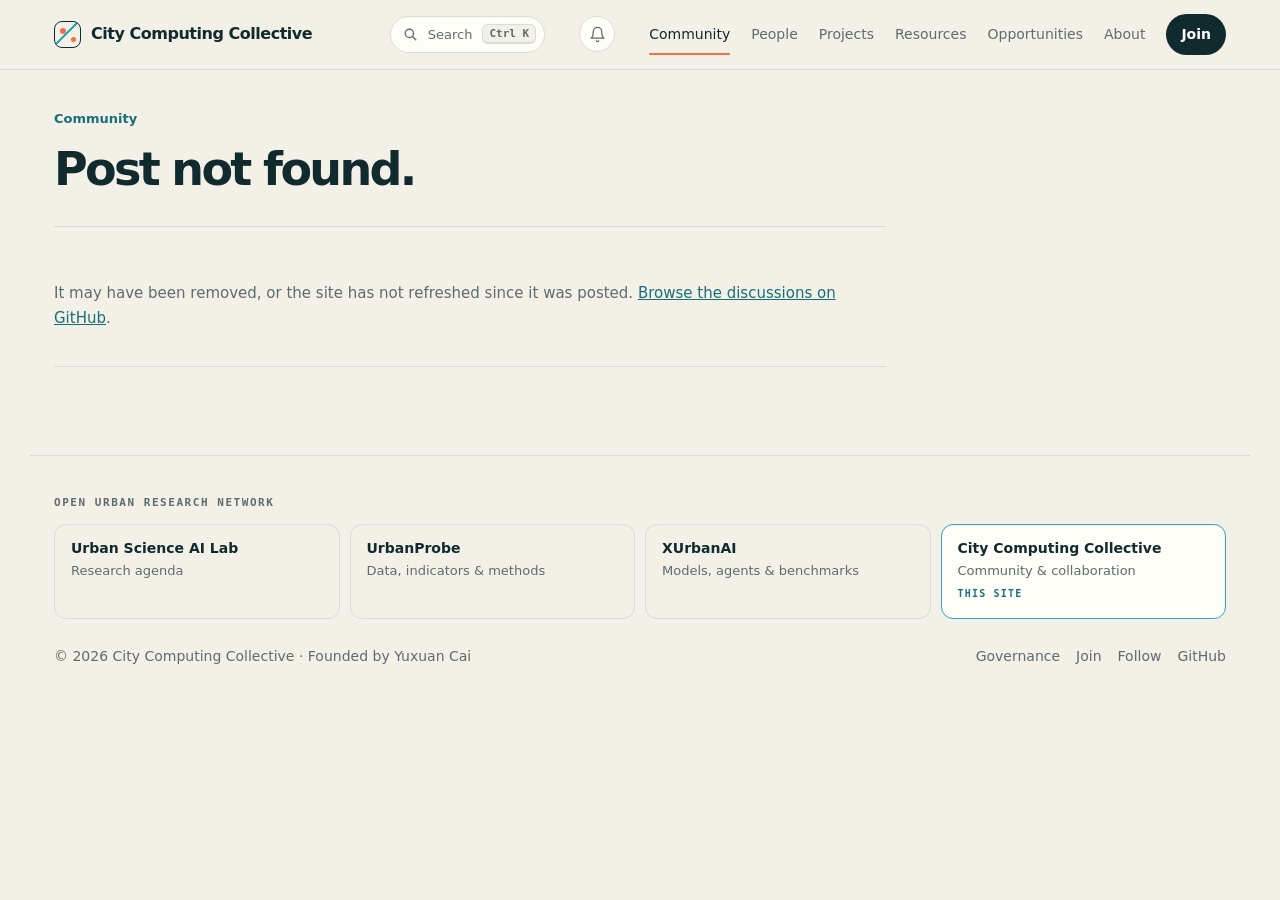
<file: post.html>
<!doctype html>
<html lang="en">
<head>
  <meta charset="utf-8">
  <meta name="viewport" content="width=device-width,initial-scale=1">
  <title>Post — City Computing Collective</title>
  <meta name="description" content="A discussion in the City Computing Collective.">
  <meta name="theme-color" content="#102a2e">
  <meta property="og:type" content="website">
  <meta property="og:site_name" content="City Computing Collective">
  <meta property="og:title" content="Discussion — City Computing Collective">
  <meta property="og:description" content="A discussion in the City Computing Collective.">
  <meta property="og:image" content="https://citycomputingcollective.com/assets/og.png">
  <meta property="og:image:width" content="1200">
  <meta property="og:image:height" content="630">
  <meta property="og:image:alt" content="City Computing Collective: an open community for computational urban research.">
  <meta name="twitter:card" content="summary_large_image">
  <link rel="icon" href="data:image/svg+xml,%3Csvg xmlns='http://www.w3.org/2000/svg' viewBox='0 0 64 64'%3E%3Crect width='64' height='64' rx='14' fill='%23102a2e'/%3E%3Cpath d='M12 52L52 12' stroke='%232aa8b4' stroke-width='6' stroke-linecap='round'/%3E%3Ccircle cx='20' cy='20' r='7' fill='%23f36f45'/%3E%3Ccircle cx='44' cy='44' r='6' fill='%23f36f45'/%3E%3C/svg%3E">
  <link rel="alternate" type="application/rss+xml" title="City Computing Collective — all discussions" href="feeds/all.xml">
  <link rel="stylesheet" href="assets/follow.css">
  <link rel="stylesheet" href="community.css">
</head>
<body>
  <a class="skip" href="#main">Skip to content</a>
  <header>
    <div class="nav">
      <a class="brand" href="index.html"><span class="brand-mark" aria-hidden="true"></span>City Computing Collective</a>
      <button class="nav-search" type="button" data-palette hidden aria-label="Search the community"><svg viewBox="0 0 20 20" aria-hidden="true"><circle cx="8.5" cy="8.5" r="5.5"/><path d="m13 13 4 4"/></svg><span>Search</span><kbd>Ctrl K</kbd></button>
      <a class="nav-follow" href="follow.html" aria-label="Follow updates" title="Follow updates"><svg viewBox="0 0 24 24" aria-hidden="true" focusable="false"><path d="M6 8a6 6 0 0 1 12 0c0 7 3 9 3 9H3s3-2 3-9"/><path d="M10.3 21a1.94 1.94 0 0 0 3.4 0"/></svg></a>
      <button class="nav-toggle" type="button" aria-label="Menu" aria-expanded="false" aria-controls="site-nav"><span></span><span></span><span></span></button>
      <nav id="site-nav" aria-label="Primary">
        <a href="community.html" aria-current="page">Community</a>
        <a href="people.html">People</a>
        <a href="projects.html">Projects</a>
        <a href="resources.html">Resources</a>
        <a href="opportunities.html">Opportunities</a>
        <a href="about.html">About</a>
        <a class="join" href="join.html">Join</a>
      </nav>
    </div>
  </header>

  <main id="main">
    <div class="post-layout" data-view="post">
      <article class="post-main">
        <nav class="crumbs" aria-label="Breadcrumb" data-slot="crumbs"><a href="community.html">Community</a></nav>
        <h1 data-slot="title">Loading post…</h1>
        <div class="post-byline" data-slot="meta"></div>
        <div class="meta-row" data-slot="themes"></div>
        <div class="post-actions" data-slot="actions"></div>
        <div class="post-body lead-body" data-slot="body"></div>
        <section class="replies" data-slot="replies" aria-label="Replies"></section>
        <div class="reply-cta" data-slot="cta"></div>
      </article>
      <aside class="post-side" data-slot="side" aria-label="About this post"></aside>
    </div>
    <noscript><p class="section-intro">Post pages are rendered from the community data and need JavaScript. <a href="https://github.com/citycomputingcollective/citycomputingcollective.github.io/discussions">Read the discussions on GitHub</a>.</p></noscript>
  </main>

  <footer>
    <p class="network-title" id="network-title">Open urban research network</p>
    <ul class="network" aria-labelledby="network-title">
        <li><a href="https://urbanscience.ai"><strong>Urban Science AI Lab</strong><span>Research agenda</span></a></li>
        <li><a href="https://urbanprobe.com"><strong>UrbanProbe</strong><span>Data, indicators &amp; methods</span></a></li>
        <li><a href="https://xurbanai.com"><strong>XUrbanAI</strong><span>Models, agents &amp; benchmarks</span></a></li>
        <li><div class="here"><strong>City Computing Collective</strong><span>Community &amp; collaboration</span><small>This site</small></div></li>
    </ul>
    <div class="footer-base">
      <span>&copy; 2026 City Computing Collective &middot; Founded by <a href="https://yuxuancai.com">Yuxuan Cai</a></span>
      <div class="footer-links"><a href="about.html#governance">Governance</a><a href="join.html">Join</a><a href="follow.html">Follow</a><a href="https://github.com/citycomputingcollective">GitHub</a></div>
    </div>
  </footer>
  <script src="assets/follow.js"></script>
  <script src="assets/site.js"></script>
  <script src="assets/palette.js"></script>
</body>
</html>
</file>
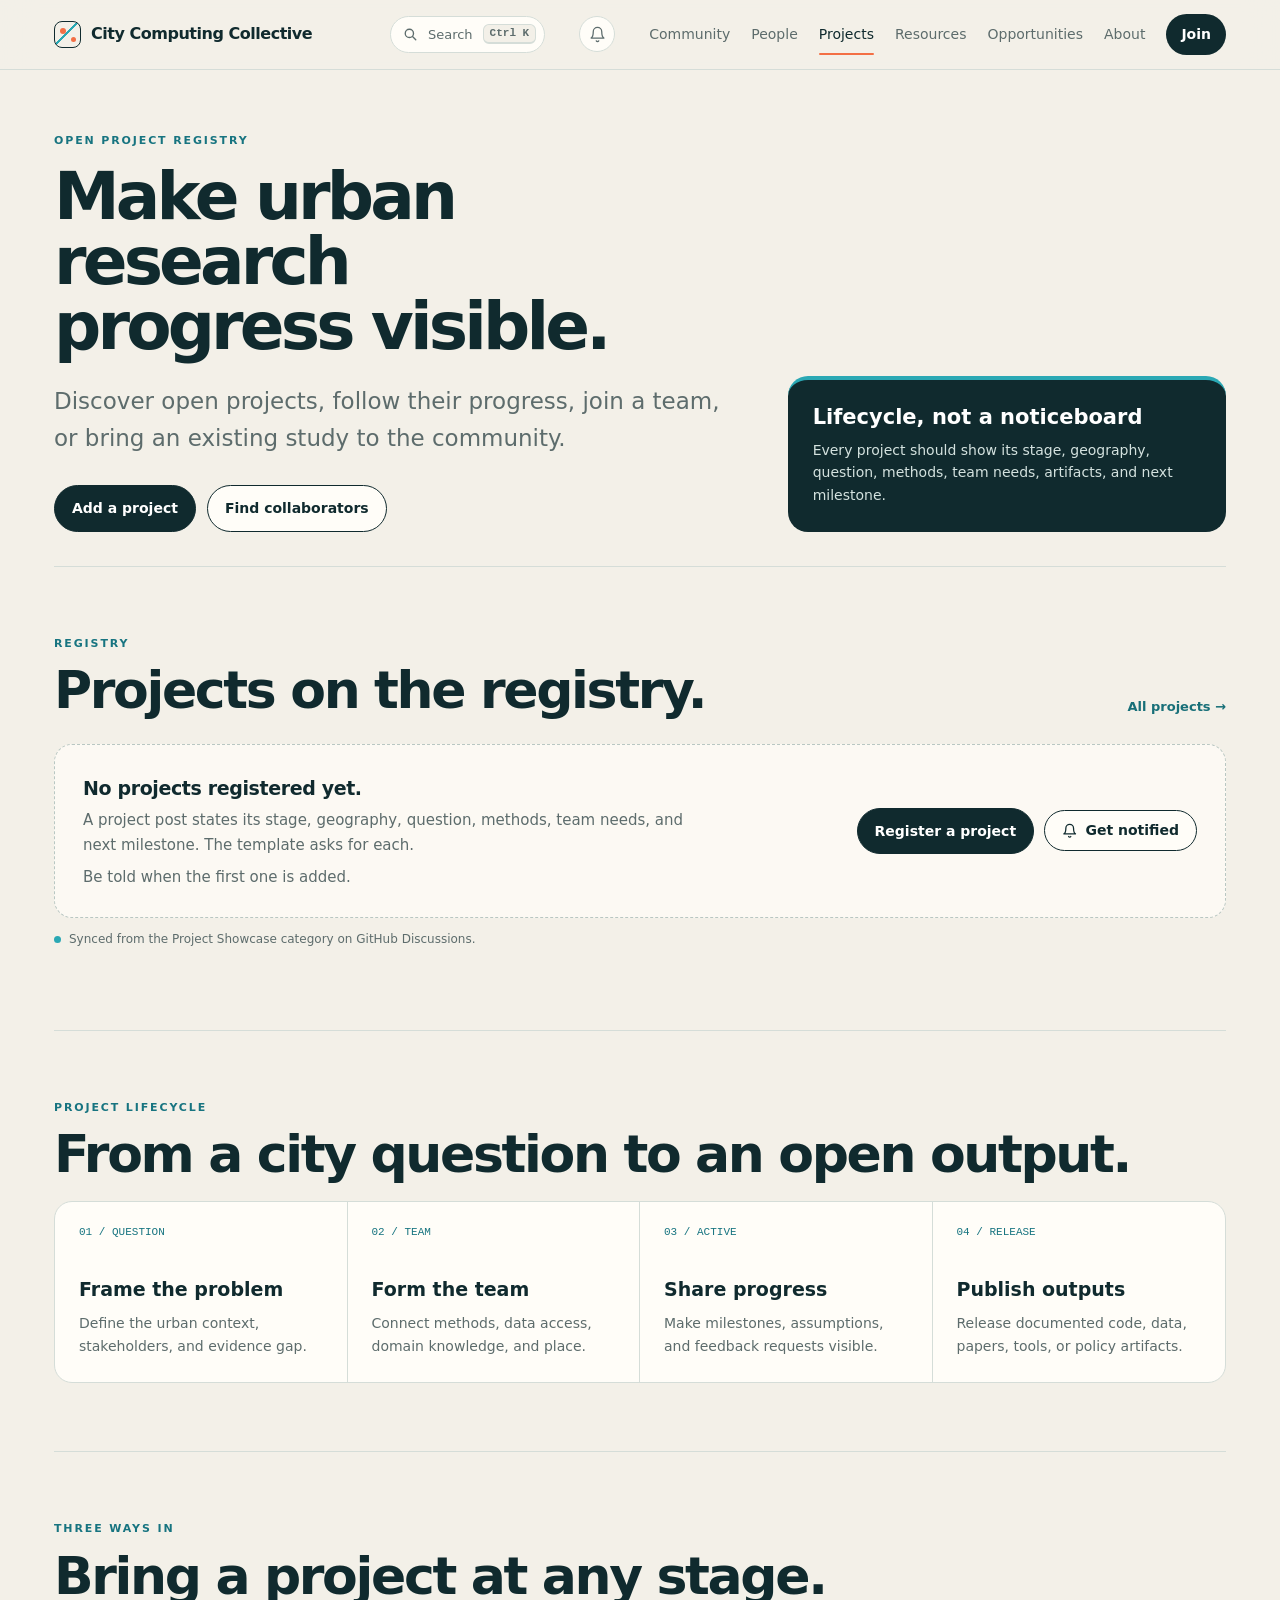
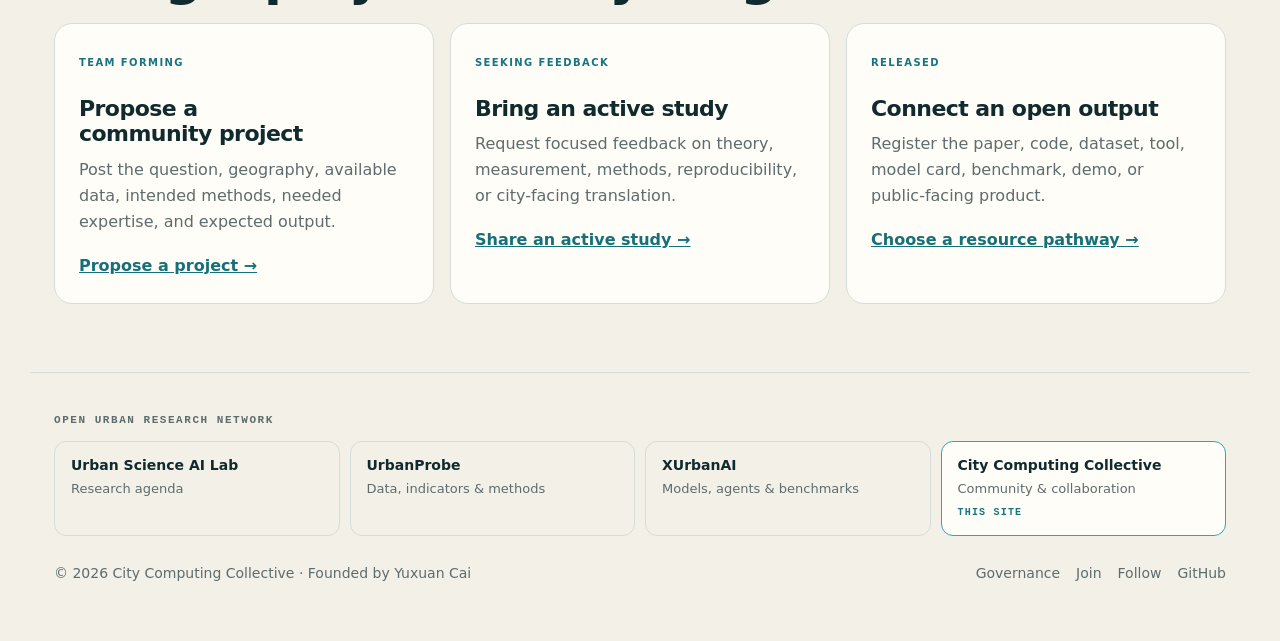
<file: projects.html>
<!doctype html>
<html lang="en">
<head>
  <meta charset="utf-8">
  <meta name="viewport" content="width=device-width,initial-scale=1">
  <title>Projects — City Computing Collective</title>
  <meta name="description" content="Discover open urban research projects, follow their progress, join a team, or bring an existing study to the City Computing Collective.">
  <link rel="canonical" href="https://citycomputingcollective.com/projects.html">
  <meta name="theme-color" content="#102a2e">
  <meta property="og:type" content="website">
  <meta property="og:site_name" content="City Computing Collective">
  <meta property="og:title" content="Projects — City Computing Collective">
  <meta property="og:description" content="Discover open urban research projects, follow their progress, join a team, or bring an existing study to the community.">
  <meta property="og:url" content="https://citycomputingcollective.com/projects.html">
  <meta property="og:image" content="https://citycomputingcollective.com/assets/og.png">
  <meta property="og:image:width" content="1200">
  <meta property="og:image:height" content="630">
  <meta property="og:image:alt" content="City Computing Collective: an open community for computational urban research.">
  <meta name="twitter:card" content="summary_large_image">
  <link rel="icon" href="data:image/svg+xml,%3Csvg xmlns='http://www.w3.org/2000/svg' viewBox='0 0 64 64'%3E%3Crect width='64' height='64' rx='14' fill='%23102a2e'/%3E%3Cpath d='M12 52L52 12' stroke='%232aa8b4' stroke-width='6' stroke-linecap='round'/%3E%3Ccircle cx='20' cy='20' r='7' fill='%23f36f45'/%3E%3Ccircle cx='44' cy='44' r='6' fill='%23f36f45'/%3E%3C/svg%3E">
  <link rel="alternate" type="application/rss+xml" title="City Computing Collective — all discussions" href="feeds/all.xml">
  <link rel="stylesheet" href="assets/follow.css">
  <link rel="stylesheet" href="community.css">
</head>
<body>
  <a class="skip" href="#main">Skip to content</a>
  <header>
    <div class="nav">
      <a class="brand" href="index.html"><span class="brand-mark" aria-hidden="true"></span>City Computing Collective</a>
      <button class="nav-search" type="button" data-palette hidden aria-label="Search the community"><svg viewBox="0 0 20 20" aria-hidden="true"><circle cx="8.5" cy="8.5" r="5.5"/><path d="m13 13 4 4"/></svg><span>Search</span><kbd>Ctrl K</kbd></button>
      <a class="nav-follow" href="follow.html" aria-label="Follow updates" title="Follow updates"><svg viewBox="0 0 24 24" aria-hidden="true" focusable="false"><path d="M6 8a6 6 0 0 1 12 0c0 7 3 9 3 9H3s3-2 3-9"/><path d="M10.3 21a1.94 1.94 0 0 0 3.4 0"/></svg></a>
      <button class="nav-toggle" type="button" aria-label="Menu" aria-expanded="false" aria-controls="site-nav"><span></span><span></span><span></span></button>
      <nav id="site-nav" aria-label="Primary">
        <a href="community.html">Community</a>
        <a href="people.html">People</a>
        <a href="projects.html" aria-current="page">Projects</a>
        <a href="resources.html">Resources</a>
        <a href="opportunities.html">Opportunities</a>
        <a href="about.html">About</a>
        <a class="join" href="join.html">Join</a>
      </nav>
    </div>
  </header>

  <main id="main">
    <div class="page-hero compact">
      <div>
        <div class="eyebrow">Open project registry</div>
        <h1>Make urban research progress visible.</h1>
        <p class="lead">Discover open projects, follow their progress, join a team, or bring an existing study to the community.</p>
        <div class="buttons">
          <a class="button primary" href="https://github.com/citycomputingcollective/citycomputingcollective.github.io/discussions/new?category=project-showcase">Add a project</a>
          <a class="button light" href="https://github.com/citycomputingcollective/citycomputingcollective.github.io/discussions/new?category=find-collaborators">Find collaborators</a>
        </div>
      </div>
      <aside class="hero-note"><strong>Lifecycle, not a noticeboard</strong><p>Every project should show its stage, geography, question, methods, team needs, artifacts, and next milestone.</p></aside>
    </div>

    <section id="registry">
      <div class="section-head">
        <div><div class="eyebrow">Registry</div><h2>Projects on the registry.</h2></div>
        <a class="more" href="https://github.com/citycomputingcollective/citycomputingcollective.github.io/discussions/categories/project-showcase">All projects &rarr;</a>
      </div>
      <div data-view="list" data-categories="project-showcase" data-facet="status" data-facet-order="Idea,Team forming,Active,Seeking feedback,Released,Completed" data-controls="search,theme,facet" data-sync="url" data-page="10" data-label="projects" data-label-one="project" data-theme-header data-offer-compose>
        <div class="empty">
          <div><strong>No projects registered yet.</strong><p>A project post states its stage, geography, question, methods, team needs, and next milestone. The template asks for each.</p><p class="notify-note">Be told when the first one is added.</p></div>
          <div class="empty-buttons"><a class="button primary" href="https://github.com/citycomputingcollective/citycomputingcollective.github.io/discussions/new?category=project-showcase">Register a project</a><a class="button light follow-btn" href="feeds/category-project-showcase.xml" data-follow data-follow-title="Project showcase" data-follow-what="New projects that members have shared." data-follow-feed="feeds/category-project-showcase.xml"><svg class="follow-icon" viewBox="0 0 24 24" width="18" height="18" fill="none" stroke="currentColor" stroke-width="2" stroke-linecap="round" stroke-linejoin="round" aria-hidden="true" focusable="false"><path d="M6 8a6 6 0 0 1 12 0c0 7 3 9 3 9H3s3-2 3-9"/><path d="M10.3 21a1.94 1.94 0 0 0 3.4 0"/></svg><span>Get notified</span></a></div>
        </div>
        <p class="feed-note"><i aria-hidden="true"></i>Synced from the Project Showcase category on GitHub Discussions.</p>
      </div>
    </section>

    <section id="lifecycle">
      <div class="eyebrow">Project lifecycle</div>
      <h2>From a city question to an open output.</h2>
      <div class="lifecycle">
        <div class="life-step"><span>01 / QUESTION</span><strong>Frame the problem</strong><p>Define the urban context, stakeholders, and evidence gap.</p></div>
        <div class="life-step"><span>02 / TEAM</span><strong>Form the team</strong><p>Connect methods, data access, domain knowledge, and place.</p></div>
        <div class="life-step"><span>03 / ACTIVE</span><strong>Share progress</strong><p>Make milestones, assumptions, and feedback requests visible.</p></div>
        <div class="life-step"><span>04 / RELEASE</span><strong>Publish outputs</strong><p>Release documented code, data, papers, tools, or policy artifacts.</p></div>
      </div>
    </section>

    <section id="add">
      <div class="eyebrow">Three ways in</div>
      <h2>Bring a project at any stage.</h2>
      <div class="grid">
        <article class="card"><span class="type">Team forming</span><h3>Propose a community project</h3><p>Post the question, geography, available data, intended methods, needed expertise, and expected output.</p><a href="https://github.com/citycomputingcollective/citycomputingcollective.github.io/discussions/new?category=project-showcase">Propose a project &rarr;</a></article>
        <article class="card"><span class="type">Seeking feedback</span><h3>Bring an active study</h3><p>Request focused feedback on theory, measurement, methods, reproducibility, or city-facing translation.</p><a href="https://github.com/citycomputingcollective/citycomputingcollective.github.io/discussions/new?category=project-showcase">Share an active study &rarr;</a></article>
        <article class="card"><span class="type">Released</span><h3>Connect an open output</h3><p>Register the paper, code, dataset, tool, model card, benchmark, demo, or public-facing product.</p><a href="resources.html">Choose a resource pathway &rarr;</a></article>
      </div>
    </section>
  </main>

  <footer>
    <p class="network-title" id="network-title">Open urban research network</p>
    <ul class="network" aria-labelledby="network-title">
        <li><a href="https://urbanscience.ai"><strong>Urban Science AI Lab</strong><span>Research agenda</span></a></li>
        <li><a href="https://urbanprobe.com"><strong>UrbanProbe</strong><span>Data, indicators &amp; methods</span></a></li>
        <li><a href="https://xurbanai.com"><strong>XUrbanAI</strong><span>Models, agents &amp; benchmarks</span></a></li>
        <li><div class="here"><strong>City Computing Collective</strong><span>Community &amp; collaboration</span><small>This site</small></div></li>
    </ul>
    <div class="footer-base">
      <span>&copy; 2026 City Computing Collective &middot; Founded by <a href="https://yuxuancai.com">Yuxuan Cai</a></span>
      <div class="footer-links"><a href="about.html#governance">Governance</a><a href="join.html">Join</a><a href="follow.html">Follow</a><a href="https://github.com/citycomputingcollective">GitHub</a></div>
    </div>
  </footer>
  <script src="assets/follow.js"></script>
  <script src="assets/site.js"></script>
  <script src="assets/palette.js"></script>
</body>
</html>
</file>
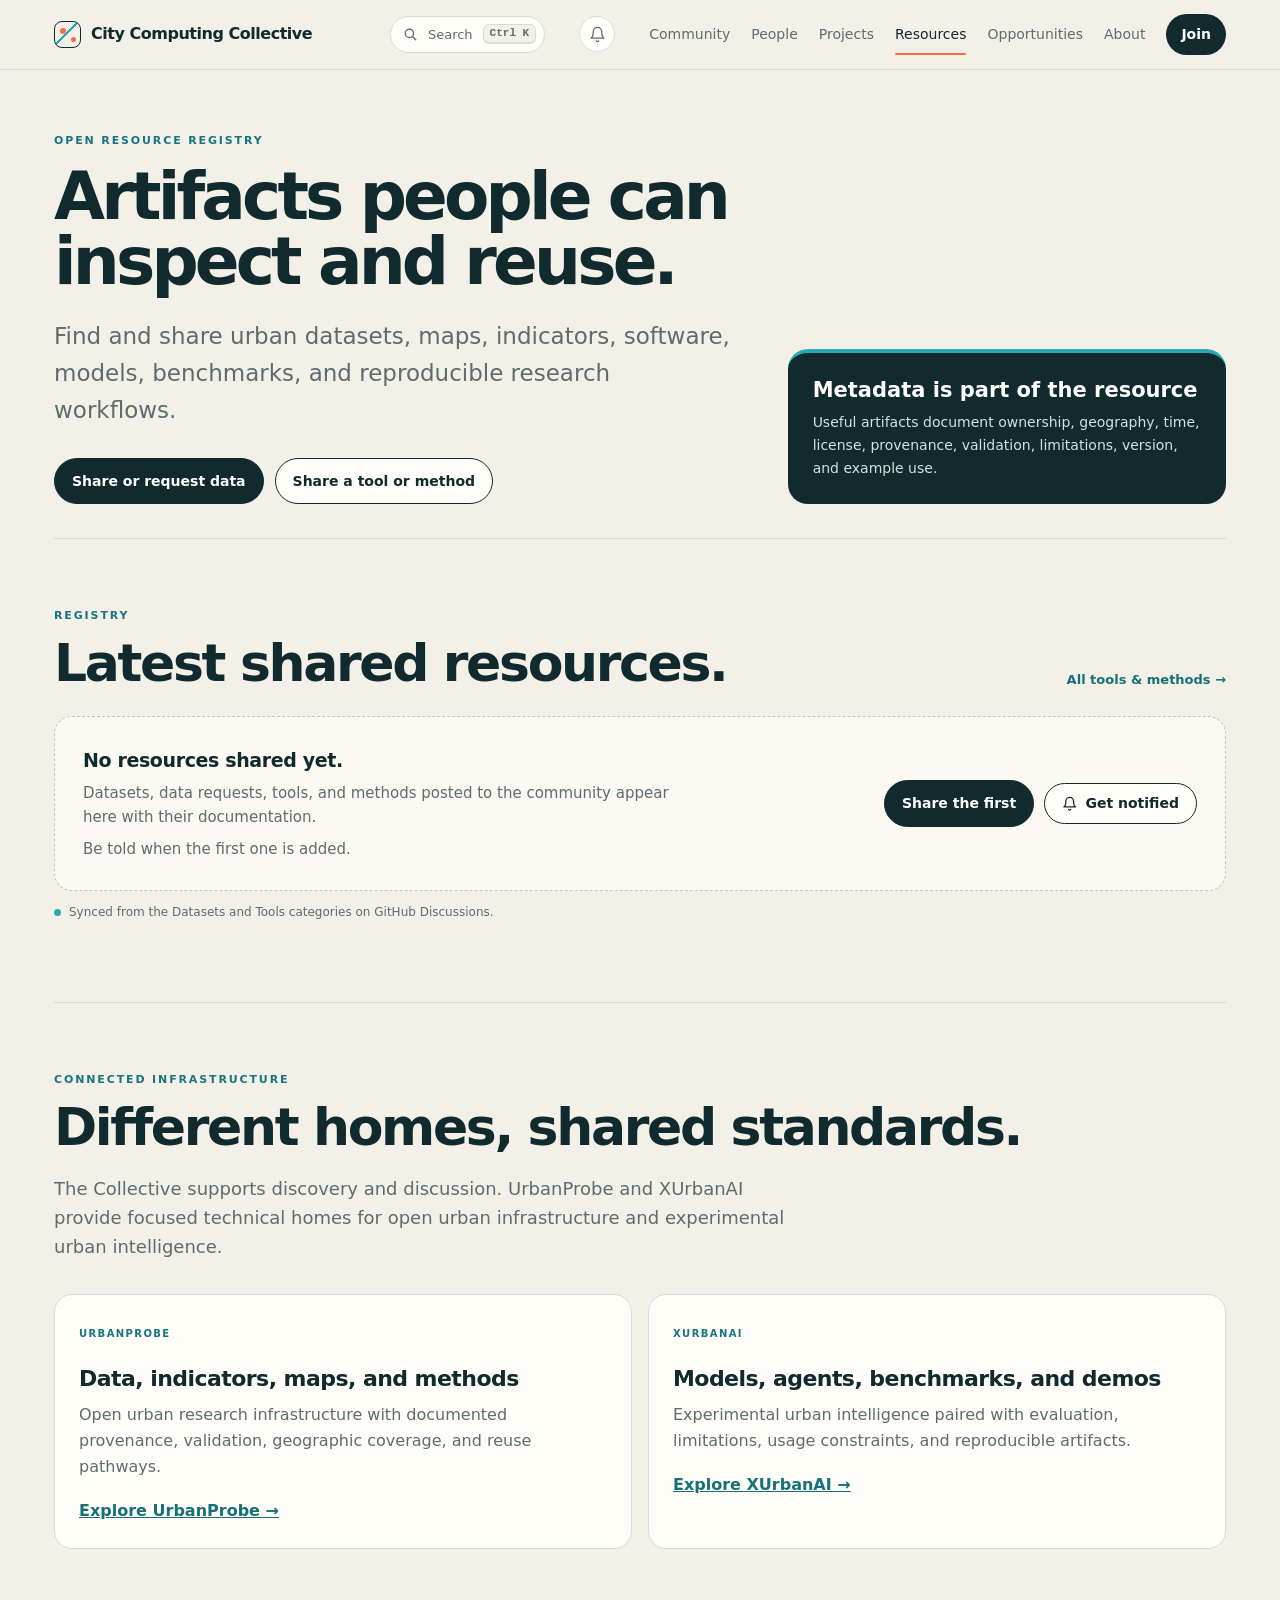
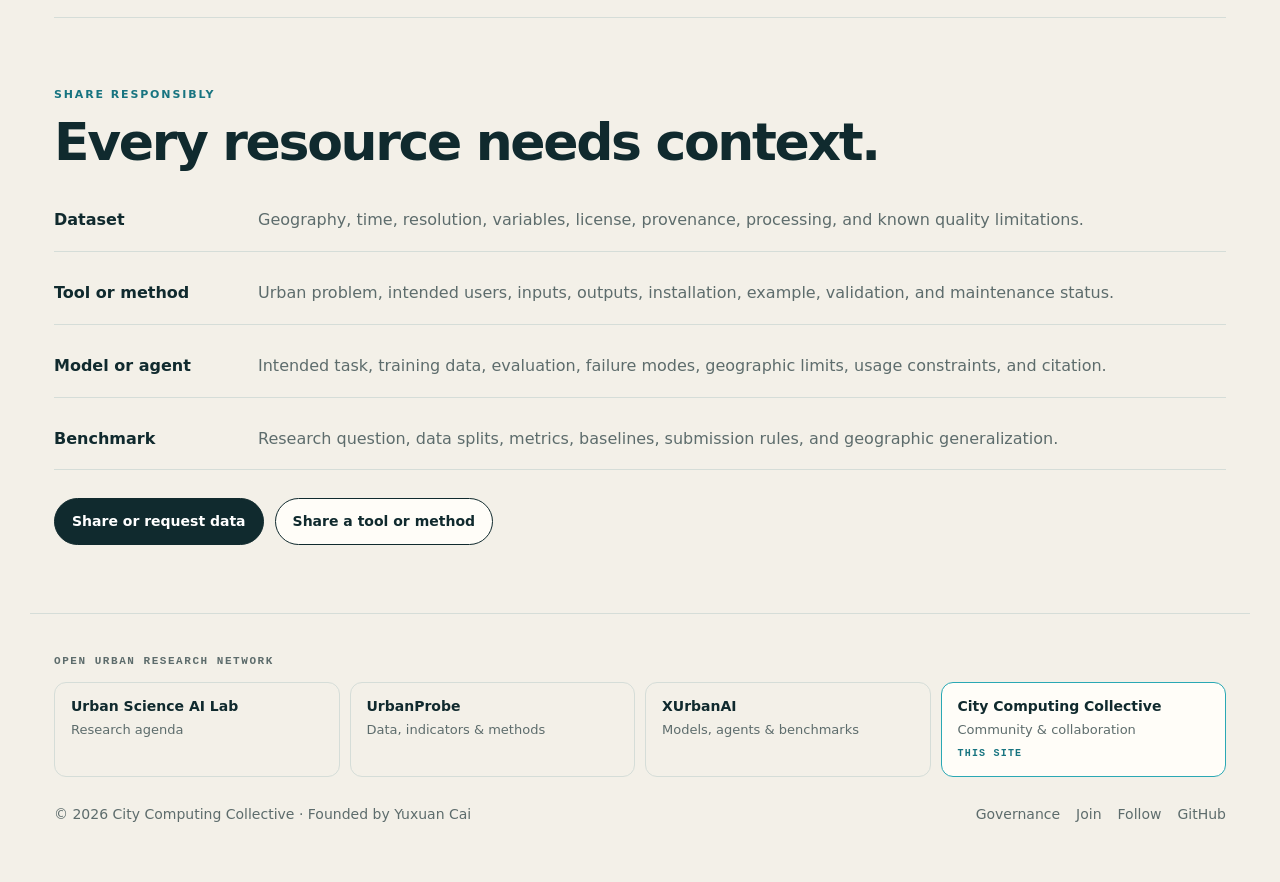
<file: resources.html>
<!doctype html>
<html lang="en">
<head>
  <meta charset="utf-8">
  <meta name="viewport" content="width=device-width,initial-scale=1">
  <title>Resources — City Computing Collective</title>
  <meta name="description" content="Find and share urban datasets, maps, indicators, software, models, benchmarks, and reproducible research workflows.">
  <link rel="canonical" href="https://citycomputingcollective.com/resources.html">
  <meta name="theme-color" content="#102a2e">
  <meta property="og:type" content="website">
  <meta property="og:site_name" content="City Computing Collective">
  <meta property="og:title" content="Resources — City Computing Collective">
  <meta property="og:description" content="Find and share urban datasets, maps, indicators, software, models, benchmarks, and reproducible research workflows.">
  <meta property="og:url" content="https://citycomputingcollective.com/resources.html">
  <meta property="og:image" content="https://citycomputingcollective.com/assets/og.png">
  <meta property="og:image:width" content="1200">
  <meta property="og:image:height" content="630">
  <meta property="og:image:alt" content="City Computing Collective: an open community for computational urban research.">
  <meta name="twitter:card" content="summary_large_image">
  <link rel="icon" href="data:image/svg+xml,%3Csvg xmlns='http://www.w3.org/2000/svg' viewBox='0 0 64 64'%3E%3Crect width='64' height='64' rx='14' fill='%23102a2e'/%3E%3Cpath d='M12 52L52 12' stroke='%232aa8b4' stroke-width='6' stroke-linecap='round'/%3E%3Ccircle cx='20' cy='20' r='7' fill='%23f36f45'/%3E%3Ccircle cx='44' cy='44' r='6' fill='%23f36f45'/%3E%3C/svg%3E">
  <link rel="alternate" type="application/rss+xml" title="City Computing Collective — all discussions" href="feeds/all.xml">
  <link rel="stylesheet" href="assets/follow.css">
  <link rel="stylesheet" href="community.css">
</head>
<body>
  <a class="skip" href="#main">Skip to content</a>
  <header>
    <div class="nav">
      <a class="brand" href="index.html"><span class="brand-mark" aria-hidden="true"></span>City Computing Collective</a>
      <button class="nav-search" type="button" data-palette hidden aria-label="Search the community"><svg viewBox="0 0 20 20" aria-hidden="true"><circle cx="8.5" cy="8.5" r="5.5"/><path d="m13 13 4 4"/></svg><span>Search</span><kbd>Ctrl K</kbd></button>
      <a class="nav-follow" href="follow.html" aria-label="Follow updates" title="Follow updates"><svg viewBox="0 0 24 24" aria-hidden="true" focusable="false"><path d="M6 8a6 6 0 0 1 12 0c0 7 3 9 3 9H3s3-2 3-9"/><path d="M10.3 21a1.94 1.94 0 0 0 3.4 0"/></svg></a>
      <button class="nav-toggle" type="button" aria-label="Menu" aria-expanded="false" aria-controls="site-nav"><span></span><span></span><span></span></button>
      <nav id="site-nav" aria-label="Primary">
        <a href="community.html">Community</a>
        <a href="people.html">People</a>
        <a href="projects.html">Projects</a>
        <a href="resources.html" aria-current="page">Resources</a>
        <a href="opportunities.html">Opportunities</a>
        <a href="about.html">About</a>
        <a class="join" href="join.html">Join</a>
      </nav>
    </div>
  </header>

  <main id="main">
    <div class="page-hero compact">
      <div>
        <div class="eyebrow">Open resource registry</div>
        <h1>Artifacts people can inspect and reuse.</h1>
        <p class="lead">Find and share urban datasets, maps, indicators, software, models, benchmarks, and reproducible research workflows.</p>
        <div class="buttons">
          <a class="button primary" href="https://github.com/citycomputingcollective/citycomputingcollective.github.io/discussions/new?category=datasets-data-requests">Share or request data</a>
          <a class="button light" href="https://github.com/citycomputingcollective/citycomputingcollective.github.io/discussions/new?category=tools-code-methods">Share a tool or method</a>
        </div>
      </div>
      <aside class="hero-note"><strong>Metadata is part of the resource</strong><p>Useful artifacts document ownership, geography, time, license, provenance, validation, limitations, version, and example use.</p></aside>
    </div>

    <section id="latest">
      <div class="section-head">
        <div><div class="eyebrow">Registry</div><h2>Latest shared resources.</h2></div>
        <a class="more" href="https://github.com/citycomputingcollective/citycomputingcollective.github.io/discussions/categories/tools-code-methods">All tools &amp; methods &rarr;</a>
      </div>
      <div data-view="list" data-categories="datasets-data-requests,tools-code-methods" data-facet="category" data-controls="search,theme,facet" data-sync="url" data-page="10" data-label="resources" data-label-one="resource" data-theme-header data-offer-compose>
        <div class="empty">
          <div><strong>No resources shared yet.</strong><p>Datasets, data requests, tools, and methods posted to the community appear here with their documentation.</p><p class="notify-note">Be told when the first one is added.</p></div>
          <div class="empty-buttons"><a class="button primary" href="https://github.com/citycomputingcollective/citycomputingcollective.github.io/discussions/new?category=datasets-data-requests">Share the first</a><a class="button light follow-btn" href="feeds/resources.xml" data-follow data-follow-title="Data, tools, and methods" data-follow-what="New datasets, data requests, tools, and methods." data-follow-feed="feeds/resources.xml"><svg class="follow-icon" viewBox="0 0 24 24" width="18" height="18" fill="none" stroke="currentColor" stroke-width="2" stroke-linecap="round" stroke-linejoin="round" aria-hidden="true" focusable="false"><path d="M6 8a6 6 0 0 1 12 0c0 7 3 9 3 9H3s3-2 3-9"/><path d="M10.3 21a1.94 1.94 0 0 0 3.4 0"/></svg><span>Get notified</span></a></div>
        </div>
        <p class="feed-note"><i aria-hidden="true"></i>Synced from the Datasets and Tools categories on GitHub Discussions.</p>
      </div>
    </section>

    <section id="infrastructure">
      <div class="eyebrow">Connected infrastructure</div>
      <h2>Different homes, shared standards.</h2>
      <p class="section-intro">The Collective supports discovery and discussion. UrbanProbe and XUrbanAI provide focused technical homes for open urban infrastructure and experimental urban intelligence.</p>
      <div class="grid two">
        <article class="card"><span class="type">UrbanProbe</span><h3>Data, indicators, maps, and methods</h3><p>Open urban research infrastructure with documented provenance, validation, geographic coverage, and reuse pathways.</p><a href="https://urbanprobe.com">Explore UrbanProbe &rarr;</a></article>
        <article class="card"><span class="type">XUrbanAI</span><h3>Models, agents, benchmarks, and demos</h3><p>Experimental urban intelligence paired with evaluation, limitations, usage constraints, and reproducible artifacts.</p><a href="https://xurbanai.com">Explore XUrbanAI &rarr;</a></article>
      </div>
    </section>

    <section id="share">
      <div class="eyebrow">Share responsibly</div>
      <h2>Every resource needs context.</h2>
      <div class="list">
        <div class="row"><strong>Dataset</strong><span>Geography, time, resolution, variables, license, provenance, processing, and known quality limitations.</span></div>
        <div class="row"><strong>Tool or method</strong><span>Urban problem, intended users, inputs, outputs, installation, example, validation, and maintenance status.</span></div>
        <div class="row"><strong>Model or agent</strong><span>Intended task, training data, evaluation, failure modes, geographic limits, usage constraints, and citation.</span></div>
        <div class="row"><strong>Benchmark</strong><span>Research question, data splits, metrics, baselines, submission rules, and geographic generalization.</span></div>
      </div>
      <div class="buttons">
        <a class="button primary" href="https://github.com/citycomputingcollective/citycomputingcollective.github.io/discussions/new?category=datasets-data-requests">Share or request data</a>
        <a class="button light" href="https://github.com/citycomputingcollective/citycomputingcollective.github.io/discussions/new?category=tools-code-methods">Share a tool or method</a>
      </div>
    </section>
  </main>

  <footer>
    <p class="network-title" id="network-title">Open urban research network</p>
    <ul class="network" aria-labelledby="network-title">
        <li><a href="https://urbanscience.ai"><strong>Urban Science AI Lab</strong><span>Research agenda</span></a></li>
        <li><a href="https://urbanprobe.com"><strong>UrbanProbe</strong><span>Data, indicators &amp; methods</span></a></li>
        <li><a href="https://xurbanai.com"><strong>XUrbanAI</strong><span>Models, agents &amp; benchmarks</span></a></li>
        <li><div class="here"><strong>City Computing Collective</strong><span>Community &amp; collaboration</span><small>This site</small></div></li>
    </ul>
    <div class="footer-base">
      <span>&copy; 2026 City Computing Collective &middot; Founded by <a href="https://yuxuancai.com">Yuxuan Cai</a></span>
      <div class="footer-links"><a href="about.html#governance">Governance</a><a href="join.html">Join</a><a href="follow.html">Follow</a><a href="https://github.com/citycomputingcollective">GitHub</a></div>
    </div>
  </footer>
  <script src="assets/follow.js"></script>
  <script src="assets/site.js"></script>
  <script src="assets/palette.js"></script>
</body>
</html>
</file>
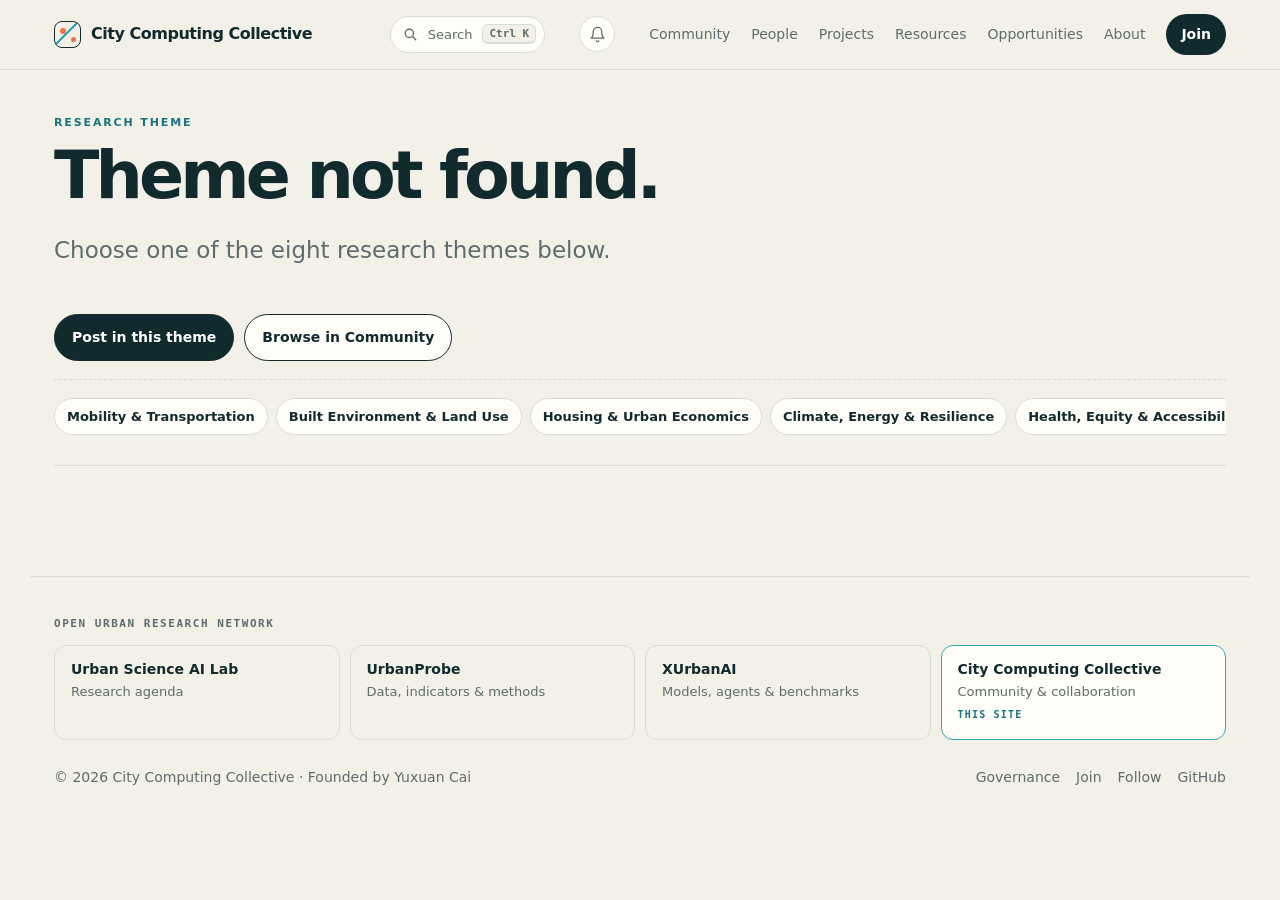
<file: theme.html>
<!doctype html>
<html lang="en">
<head>
  <meta charset="utf-8">
  <meta name="viewport" content="width=device-width,initial-scale=1">
  <title>Research theme — City Computing Collective</title>
  <meta name="description" content="A research theme of the City Computing Collective: questions, collaborations, projects, data, events, and people.">
  <meta name="theme-color" content="#102a2e">
  <meta property="og:type" content="website">
  <meta property="og:site_name" content="City Computing Collective">
  <meta property="og:title" content="Research theme — City Computing Collective">
  <meta property="og:description" content="A research theme of the City Computing Collective: questions, collaborations, projects, data, events, and people.">
  <meta property="og:image" content="https://citycomputingcollective.com/assets/og.png">
  <meta property="og:image:width" content="1200">
  <meta property="og:image:height" content="630">
  <meta property="og:image:alt" content="City Computing Collective: an open community for computational urban research.">
  <meta name="twitter:card" content="summary_large_image">
  <link rel="icon" href="data:image/svg+xml,%3Csvg xmlns='http://www.w3.org/2000/svg' viewBox='0 0 64 64'%3E%3Crect width='64' height='64' rx='14' fill='%23102a2e'/%3E%3Cpath d='M12 52L52 12' stroke='%232aa8b4' stroke-width='6' stroke-linecap='round'/%3E%3Ccircle cx='20' cy='20' r='7' fill='%23f36f45'/%3E%3Ccircle cx='44' cy='44' r='6' fill='%23f36f45'/%3E%3C/svg%3E">
  <link rel="alternate" type="application/rss+xml" title="City Computing Collective — all discussions" href="feeds/all.xml">
  <link rel="alternate" type="application/rss+xml" data-theme-feed title="City Computing Collective — theme" href="feeds/all.xml">
  <link rel="stylesheet" href="assets/follow.css">
  <link rel="stylesheet" href="community.css">
</head>
<body>
  <a class="skip" href="#main">Skip to content</a>
  <header>
    <div class="nav">
      <a class="brand" href="index.html"><span class="brand-mark" aria-hidden="true"></span>City Computing Collective</a>
      <button class="nav-search" type="button" data-palette hidden aria-label="Search the community"><svg viewBox="0 0 20 20" aria-hidden="true"><circle cx="8.5" cy="8.5" r="5.5"/><path d="m13 13 4 4"/></svg><span>Search</span><kbd>Ctrl K</kbd></button>
      <a class="nav-follow" href="follow.html" aria-label="Follow updates" title="Follow updates"><svg viewBox="0 0 24 24" aria-hidden="true" focusable="false"><path d="M6 8a6 6 0 0 1 12 0c0 7 3 9 3 9H3s3-2 3-9"/><path d="M10.3 21a1.94 1.94 0 0 0 3.4 0"/></svg></a>
      <button class="nav-toggle" type="button" aria-label="Menu" aria-expanded="false" aria-controls="site-nav"><span></span><span></span><span></span></button>
      <nav id="site-nav" aria-label="Primary">
        <a href="community.html">Community</a>
        <a href="people.html">People</a>
        <a href="projects.html">Projects</a>
        <a href="resources.html">Resources</a>
        <a href="opportunities.html">Opportunities</a>
        <a href="about.html">About</a>
        <a class="join" href="join.html">Join</a>
      </nav>
    </div>
  </header>

  <main id="main">
    <header class="hub-hero" data-view="theme-hub">
      <div class="eyebrow" data-slot="eyebrow">Research theme</div>
      <h1 data-slot="title">Loading theme…</h1>
      <p class="lead" data-slot="blurb">Questions, collaborations, projects, data, events, and people working on one urban system.</p>
      <div class="hub-stats" data-slot="stats"></div>
      <div class="hub-actions">
        <a class="button primary" href="https://github.com/citycomputingcollective/citycomputingcollective.github.io/discussions/new/choose" data-compose>Post in this theme</a>
        <a class="button light" data-slot="browse" href="community.html#browse">Browse in Community</a>
        <a class="button light follow-btn" data-slot="feed" href="follow.html#themes" data-follow data-follow-title="Research theme" data-follow-what="New discussions here plus new releases on XUrbanAI and UrbanProbe." data-follow-feed="feeds/all.xml"><svg class="follow-icon" viewBox="0 0 24 24" width="18" height="18" fill="none" stroke="currentColor" stroke-width="2" stroke-linecap="round" stroke-linejoin="round" aria-hidden="true" focusable="false"><path d="M6 8a6 6 0 0 1 12 0c0 7 3 9 3 9H3s3-2 3-9"/><path d="M10.3 21a1.94 1.94 0 0 0 3.4 0"/></svg><span>Follow</span></a>
      </div>
      <nav class="theme-switch" aria-label="Research themes" data-slot="switch"></nav>
    </header>

    <div class="empty empty-rich" data-slot="theme-empty" hidden style="margin-top:32px">
      <div class="empty-head"><span class="empty-badge">New theme</span><strong>Nothing in <span data-slot="empty-theme-name">this theme</span> yet.</strong><p>Posts appear here when their authors choose this theme. Start the first one.</p></div>
      <div class="empty-actions">
        <a class="start-card" href="https://github.com/citycomputingcollective/citycomputingcollective.github.io/discussions/new?category=find-collaborators" data-compose="find-collaborators"><strong><span class="dot orange"></span>Find collaborators</strong><span>A question that needs other methods or local knowledge.</span></a>
        <a class="start-card" href="https://github.com/citycomputingcollective/citycomputingcollective.github.io/discussions/new?category=q-a" data-compose="q-a"><strong><span class="dot blue"></span>Ask a question</strong><span>A question about data, methods, or tools.</span></a>
        <a class="start-card" href="https://github.com/citycomputingcollective/citycomputingcollective.github.io/discussions/new?category=project-showcase" data-compose="project-showcase"><strong><span class="dot "></span>Share a project</strong><span>A project at any stage.</span></a>
        <a class="start-card" href="https://github.com/citycomputingcollective/citycomputingcollective.github.io/discussions/new?category=datasets-data-requests" data-compose="datasets-data-requests"><strong><span class="dot blue"></span>Share or request data</strong><span>A dataset to share, or data you need.</span></a>
      </div>
      <div class="empty-notify"><p>Be told when the first one is added.</p><a class="button light follow-btn" data-slot="empty-follow" href="follow.html#themes" data-follow data-follow-title="This research theme" data-follow-what="New discussions here plus new releases on XUrbanAI and UrbanProbe." data-follow-feed="feeds/all.xml"><svg class="follow-icon" viewBox="0 0 24 24" width="18" height="18" fill="none" stroke="currentColor" stroke-width="2" stroke-linecap="round" stroke-linejoin="round" aria-hidden="true" focusable="false"><path d="M6 8a6 6 0 0 1 12 0c0 7 3 9 3 9H3s3-2 3-9"/><path d="M10.3 21a1.94 1.94 0 0 0 3.4 0"/></svg><span>Get notified</span></a></div>
    </div>

    <div class="hub-grid">
      <section data-hub-section data-hide-target class="wide">
        <div class="hub-section-head"><div><div class="eyebrow">Collaborate</div><h2>Looking for collaborators</h2></div><a href="community.html?category=find-collaborators#browse">All requests &rarr;</a></div>
        <div data-view="list" data-categories="find-collaborators" data-page="4" data-sort="trending" data-label="requests" data-label-one="request" data-theme-from="t" data-hide-empty></div>
      </section>
      <section data-hub-section data-hide-target>
        <div class="hub-section-head"><div><div class="eyebrow">Questions</div><h2>Open questions</h2></div><a href="community.html?category=q-a#browse">All questions &rarr;</a></div>
        <div data-view="list" data-categories="q-a" data-page="4" data-sort="new" data-label="questions" data-label-one="question" data-theme-from="t" data-hide-empty></div>
      </section>
      <section data-hub-section data-hide-target>
        <div class="hub-section-head"><div><div class="eyebrow">Projects</div><h2>Projects</h2></div><a href="projects.html">All projects &rarr;</a></div>
        <div data-view="list" data-categories="project-showcase" data-page="4" data-sort="trending" data-label="projects" data-label-one="project" data-theme-from="t" data-hide-empty></div>
      </section>
      <section data-hub-section data-hide-target>
        <div class="hub-section-head"><div><div class="eyebrow">Resources</div><h2>Data, tools &amp; methods</h2></div><a href="resources.html">All resources &rarr;</a></div>
        <div data-view="list" data-categories="datasets-data-requests,tools-code-methods" data-page="4" data-sort="trending" data-label="resources" data-label-one="resource" data-theme-from="t" data-hide-empty></div>
      </section>
      <section data-hub-section data-hide-target>
        <div class="hub-section-head"><div><div class="eyebrow">Opportunities</div><h2>Open calls</h2></div><a href="opportunities.html">All opportunities &rarr;</a></div>
        <div data-view="list" data-categories="opportunities" data-split="deadline" data-page="20" data-label="listings" data-label-one="listing" data-theme-from="t" data-hide-empty></div>
      </section>
      <section data-hub-section data-hide-target class="wide">
        <div class="hub-section-head"><div><div class="eyebrow">Events</div><h2>Events</h2></div><a href="opportunities.html#events">All events &rarr;</a></div>
        <div data-view="list" data-categories="events-meetups" data-card="event" data-split="date" data-page="20" data-label="events" data-label-one="event" data-theme-from="t" data-hide-empty></div>
      </section>
      <section data-hub-section data-hide-target class="wide" hidden>
        <div class="hub-section-head"><div><div class="eyebrow">Across the network</div><h2>Releases on XUrbanAI and UrbanProbe</h2></div><a href="https://urbanscience.ai/research.html">Research agenda &rarr;</a></div>
        <div data-view="network" data-theme-from="t"></div>
      </section>
      <section data-hub-section data-hide-target class="wide">
        <div class="hub-section-head"><div><div class="eyebrow">People</div><h2>People working on this</h2></div><a href="people.html">Directory &rarr;</a></div>
        <div data-view="list" data-categories="introductions" data-filter="directory" data-card="person" data-page="6" data-label="people" data-label-one="person" data-theme-from="t" data-hide-empty></div>
      </section>
    </div>
  </main>

  <footer>
    <p class="network-title" id="network-title">Open urban research network</p>
    <ul class="network" aria-labelledby="network-title">
        <li><a href="https://urbanscience.ai"><strong>Urban Science AI Lab</strong><span>Research agenda</span></a></li>
        <li><a href="https://urbanprobe.com"><strong>UrbanProbe</strong><span>Data, indicators &amp; methods</span></a></li>
        <li><a href="https://xurbanai.com"><strong>XUrbanAI</strong><span>Models, agents &amp; benchmarks</span></a></li>
        <li><div class="here"><strong>City Computing Collective</strong><span>Community &amp; collaboration</span><small>This site</small></div></li>
    </ul>
    <div class="footer-base">
      <span>&copy; 2026 City Computing Collective &middot; Founded by <a href="https://yuxuancai.com">Yuxuan Cai</a></span>
      <div class="footer-links"><a href="about.html#governance">Governance</a><a href="join.html">Join</a><a href="follow.html">Follow</a><a href="https://github.com/citycomputingcollective">GitHub</a></div>
    </div>
  </footer>
  <script src="assets/follow.js"></script>
  <script src="assets/site.js"></script>
  <script src="assets/palette.js"></script>
</body>
</html>
</file>
<file: assets/follow.css>
/*
 * follow.css - styles for the shared Follow dialog and the .follow-btn trigger.
 * Identical on every site. Each site sets these custom properties on :root
 * (the dialog lives under <body>, so :root or body both work):
 *   --follow-bg  --follow-fg  --follow-muted  --follow-line  --follow-surface
 *   --follow-accent  --follow-accent-fg  --follow-radius  --follow-mono
 * Every use below has a fallback, so the component also works with none set.
 */

html.follow-open { overflow: hidden; }

/* ---------- generic trigger ---------- */
.follow-btn {
  display: inline-flex;
  align-items: center;
  justify-content: center;
  gap: .5rem;
  min-height: 2.25rem;
  padding: .45rem .9rem;
  font: inherit;
  font-weight: 600;
  line-height: 1.2;
  color: var(--follow-fg, #1a1a1a);
  background: var(--follow-surface, #f4f4f5);
  border: 1px solid var(--follow-line, #c9c9cf);
  border-radius: var(--follow-radius, 8px);
  text-decoration: none;
  cursor: pointer;
}
.follow-btn:hover { border-color: var(--follow-accent, #1d4ed8); }
.follow-btn:focus-visible { outline: 2px solid var(--follow-accent, #1d4ed8); outline-offset: 2px; }
.follow-btn svg, .follow-btn .follow-icon { flex: none; width: 1.1em; height: 1.1em; }
@media (pointer: coarse) { .follow-btn { min-height: 2.75rem; } }

/* ---------- dialog ---------- */
.follow-dialog {
  box-sizing: border-box;
  width: min(34rem, calc(100vw - 1rem));
  max-width: none;
  max-height: calc(100vh - 1rem);
  max-height: calc(100dvh - 1rem);
  margin: auto;
  padding: 0;
  overflow: auto;
  overscroll-behavior: contain;
  color: var(--follow-fg, #1a1a1a);
  background: var(--follow-bg, #ffffff);
  border: 1px solid var(--follow-line, #c9c9cf);
  border-radius: var(--follow-radius, 8px);
  box-shadow: 0 20px 50px rgba(0, 0, 0, .35);
  font: inherit;
  line-height: 1.5;
}
.follow-dialog::backdrop { background: rgba(0, 0, 0, .55); }
.follow-dialog *, .follow-dialog *::before, .follow-dialog *::after { box-sizing: border-box; }
.follow-dialog [hidden] { display: none !important; }

.follow-panel { padding: 1.25rem 1.25rem 1rem; }
@media (max-width: 480px) { .follow-panel { padding: 1rem .875rem .875rem; } }

.follow-head { display: flex; align-items: flex-start; gap: .75rem; }
.follow-head-text { flex: 1; min-width: 0; }
.follow-title { margin: 0; font-size: 1.25rem; line-height: 1.3; font-weight: 700; overflow-wrap: anywhere; color: var(--follow-fg, #1a1a1a); }
.follow-what { margin: .35rem 0 0; color: var(--follow-muted, #555560); }

.follow-close {
  flex: none;
  display: inline-flex;
  align-items: center;
  justify-content: center;
  width: 2.75rem;
  height: 2.75rem;
  margin: -.5rem -.5rem 0 0;
  padding: 0;
  color: var(--follow-fg, #1a1a1a);
  background: transparent;
  border: 0;
  border-radius: var(--follow-radius, 8px);
  cursor: pointer;
}
.follow-close:hover { background: var(--follow-surface, #f4f4f5); }
.follow-close:focus-visible, .follow-action:focus-visible, .follow-field:focus-visible,
.follow-dialog a:focus-visible { outline: 2px solid var(--follow-accent, #1d4ed8); outline-offset: 2px; }

.follow-status {
  margin: 1rem 0 0;
  padding: .65rem .8rem;
  color: var(--follow-fg, #1a1a1a);
  background: var(--follow-surface, #f4f4f5);
  border: 1px solid var(--follow-line, #c9c9cf);
  border-radius: var(--follow-radius, 8px);
}
.follow-status:empty { display: none; }

.follow-section { margin-top: 1.25rem; padding-top: 1rem; padding-bottom: 0; border-top: 1px solid var(--follow-line, #c9c9cf); }
.follow-status + .follow-section { margin-top: 1rem; }
.follow-body > .follow-section:first-child { margin-top: 1rem; }
.follow-h { margin: 0 0 .35rem; font-size: 1rem; line-height: 1.3; font-weight: 700; color: var(--follow-fg, #1a1a1a); }
.follow-text { margin: 0 0 .75rem; color: var(--follow-muted, #555560); }
.follow-small { margin: .65rem 0 0; font-size: .875rem; }
.follow-note { margin: .5rem 0 0; font-size: .875rem; color: var(--follow-muted, #555560); }
.follow-label { display: block; margin: 0 0 .35rem; font-weight: 600; }

.follow-row { display: flex; flex-wrap: wrap; gap: .5rem; }
.follow-copy { display: flex; flex-wrap: wrap; gap: .5rem; margin: 0 0 .65rem; }
.follow-row + .follow-copy { margin-top: .65rem; }

/* actions: links and buttons share one look */
.follow-action {
  display: inline-flex;
  align-items: center;
  justify-content: center;
  min-height: 2.75rem;
  padding: .5rem .9rem;
  font: inherit;
  font-weight: 600;
  line-height: 1.2;
  text-align: center;
  text-decoration: none;
  color: var(--follow-fg, #1a1a1a);
  background: var(--follow-surface, #f4f4f5);
  border: 1px solid var(--follow-line, #c9c9cf);
  border-radius: var(--follow-radius, 8px);
  cursor: pointer;
}
.follow-action:hover { border-color: var(--follow-accent, #1d4ed8); }
.follow-action.follow-primary {
  color: var(--follow-accent-fg, #ffffff);
  background: var(--follow-accent, #1d4ed8);
  border-color: var(--follow-accent, #1d4ed8);
}
.follow-action.follow-primary:hover { filter: brightness(1.1); }

.follow-field {
  flex: 1 1 12rem;
  min-width: 0;
  min-height: 2.75rem;
  padding: .5rem .7rem;
  font-family: var(--follow-mono, ui-monospace, SFMono-Regular, Menlo, Consolas, monospace);
  font-size: .875rem;
  color: var(--follow-fg, #1a1a1a);
  background: var(--follow-bg, #ffffff);
  border: 1px solid var(--follow-line, #c9c9cf);
  border-radius: var(--follow-radius, 8px);
}
.follow-field.follow-email { font-family: inherit; font-size: 1rem; }

.follow-dialog a:not(.follow-action) { color: var(--follow-accent, #1d4ed8); text-underline-offset: .15em; }
.follow-small a { display: inline-block; padding: .65rem 0; margin: -.65rem 0; }

.follow-foot { margin-top: 1.25rem; padding-top: 1rem; border-top: 1px solid var(--follow-line, #c9c9cf); }
.follow-privacy { margin: 0 0 .5rem; font-size: .875rem; color: var(--follow-muted, #555560); }
.follow-all { margin: 0; font-size: .9375rem; }
.follow-all a { display: inline-flex; align-items: center; min-height: 2.75rem; font-weight: 600; }

.follow-sr {
  position: absolute !important;
  width: 1px; height: 1px;
  margin: -1px; padding: 0;
  overflow: hidden;
  clip: rect(0 0 0 0);
  clip-path: inset(50%);
  white-space: nowrap;
  border: 0;
}

@media (max-width: 400px) {
  .follow-row > .follow-action, .follow-copy > .follow-action { flex: 1 1 100%; }
}

@media (prefers-reduced-motion: no-preference) {
  .follow-dialog[open] { animation: follow-in .16s ease-out; }
  .follow-dialog[open]::backdrop { animation: follow-fade .16s ease-out; }
  .follow-btn, .follow-action { transition: border-color .12s, background-color .12s; }
}
@keyframes follow-in { from { opacity: 0; transform: translateY(8px); } to { opacity: 1; transform: none; } }
@keyframes follow-fade { from { opacity: 0; } to { opacity: 1; } }
</file>
<file: community.css>
/* City Computing Collective — site stylesheet
   Order: tokens → base → header/nav → type → buttons → hero → strips → sections → cards → community shell → feed → lists → footer → responsive */
:root{
  --asphalt:#102a2e;
  --asphalt-2:#17383d;
  --muted:#5d6c6c;
  --concrete:#f3f0e8;
  --surface:#fffdf8;
  --surface-2:#e9efeb;
  --line:#d5ddd8;
  --line-2:#b9c7c2;
  --cyan:#2aa8b4;
  --cyan-ink:#176f78;
  --cyan-text:#177480;
  --orange-text:#b8431d;
  --orange:#f36f45;
  --lime:#c9ef68;
  --blue:#3c6f91;
  --violet:#7566a8;
  --shadow:0 18px 55px rgba(16,42,46,.08);
  --mono:ui-monospace,SFMono-Regular,Consolas,monospace;
}
*{box-sizing:border-box}
html{scroll-behavior:smooth}
body{margin:0;background:var(--concrete);color:var(--asphalt);font:16px/1.62 Inter,ui-sans-serif,system-ui,-apple-system,BlinkMacSystemFont,"Segoe UI",sans-serif;text-rendering:optimizeLegibility}
a{color:inherit}
img,svg{display:block;max-width:100%}
:focus-visible{outline:2px solid var(--cyan);outline-offset:3px;border-radius:4px}
.skip{position:absolute;left:-999px;top:8px;z-index:50;background:var(--asphalt);color:#fff;padding:8px 12px;border-radius:8px;font-weight:800;text-decoration:none}
.skip:focus{left:12px}

/* header / nav */
header{position:sticky;top:0;z-index:20;background:rgba(243,240,232,.93);backdrop-filter:blur(16px);border-bottom:1px solid var(--line)}
.nav{position:relative;max-width:1220px;margin:auto;padding:14px 24px;display:flex;align-items:center;justify-content:space-between;gap:28px}
.brand{display:flex;align-items:center;gap:10px;font-weight:880;letter-spacing:-.03em;text-decoration:none;white-space:nowrap}
.brand-mark{width:27px;height:27px;border:1.5px solid var(--asphalt);border-radius:8px;position:relative;background:linear-gradient(135deg,transparent 42%,var(--cyan) 43% 49%,transparent 50%);flex:0 0 auto}
.brand-mark:before,.brand-mark:after{content:"";position:absolute;background:var(--orange);border-radius:50%}
.brand-mark:before{width:6px;height:6px;left:5px;top:6px}.brand-mark:after{width:5px;height:5px;right:4px;bottom:5px}
.nav nav{display:flex;gap:21px;align-items:center}
.nav nav a{position:relative;text-decoration:none;color:var(--muted);font-size:14px;white-space:nowrap}
.nav nav a:hover,.nav nav a[aria-current="page"]{color:var(--asphalt)}
.nav nav a[aria-current="page"]:after{content:"";position:absolute;left:0;right:0;bottom:-9px;height:2px;background:var(--orange);border-radius:2px}
.nav .join{background:var(--asphalt);color:white;padding:9px 15px;border-radius:999px;font-weight:780}
.nav .join:hover{background:var(--orange);color:var(--asphalt)}
.nav-toggle{display:none;background:none;border:1px solid var(--line-2);color:var(--asphalt);border-radius:10px;width:40px;height:36px;cursor:pointer;padding:0}
.nav-toggle span{display:block;width:18px;height:2px;background:currentColor;margin:3px auto;transition:.2s}
.nav-toggle[aria-expanded="true"] span:nth-child(1){transform:translateY(5px) rotate(45deg)}
.nav-toggle[aria-expanded="true"] span:nth-child(2){opacity:0}
.nav-toggle[aria-expanded="true"] span:nth-child(3){transform:translateY(-5px) rotate(-45deg)}

/* type */
main{max-width:1220px;margin:auto;padding:0 24px}
.eyebrow{font-size:11px;letter-spacing:.17em;text-transform:uppercase;font-weight:880;color:var(--cyan-text)}
h1,h2,h3{text-wrap:balance}
h1{font-size:clamp(46px,6.4vw,78px);line-height:.98;letter-spacing:-.058em;margin:16px 0 22px}
h2{font-size:clamp(32px,4.2vw,52px);line-height:1.02;letter-spacing:-.045em;margin:12px 0 20px}
h3{letter-spacing:-.025em}
.lead{font-size:clamp(18px,2vw,23px);color:var(--muted);max-width:800px}
.section-intro{max-width:760px;color:var(--muted);margin:0 0 32px;font-size:18px}

/* buttons */
.actions,.buttons{display:flex;gap:11px;flex-wrap:wrap;margin-top:28px}
.button{display:inline-flex;align-items:center;gap:8px;padding:11px 17px;border:1px solid var(--asphalt);border-radius:999px;text-decoration:none;font-weight:800;font-size:14px;transition:.18s ease;background:transparent;color:var(--asphalt);cursor:pointer;font-family:inherit}
.button:hover{transform:translateY(-1px);box-shadow:0 6px 18px rgba(16,42,46,.10)}
.button.primary{background:var(--asphalt);color:white}.button.primary:hover{background:var(--orange);color:var(--asphalt)}
.button.light{background:var(--surface)}
.button.signal{border-color:var(--cyan);color:var(--cyan-ink);background:#eefafa}

/* hero */
.hero{min-height:620px;display:grid;grid-template-columns:1.03fr .97fr;gap:54px;align-items:center;padding:68px 0 52px;border:0}
.hero-copy .lead{max-width:680px}
.hero-copy .definition{font-size:16px;color:var(--muted);max-width:665px;margin:20px 0 0}
.urban-map{position:relative;min-height:430px;border-radius:28px;overflow:hidden;background:var(--asphalt);box-shadow:18px 18px 0 var(--lime),var(--shadow);color:white}
.urban-map:after{content:"";position:absolute;inset:0;background:linear-gradient(130deg,transparent 55%,rgba(42,168,180,.14));pointer-events:none}
.map-label{position:absolute;z-index:3;left:25px;top:22px;font-size:10px;letter-spacing:.18em;text-transform:uppercase;color:#bcd2cf}
.map-status{position:absolute;z-index:3;left:25px;bottom:22px;display:flex;gap:9px;align-items:center;font-size:12px;color:#dce8e6}
.live-dot{width:8px;height:8px;border-radius:50%;background:var(--lime);box-shadow:0 0 0 5px rgba(201,239,104,.12)}
.urban-map svg{position:absolute;inset:0;width:100%;height:100%}

/* strips */
.pulse-strip{display:grid;grid-template-columns:repeat(4,1fr);background:var(--surface);border:1px solid var(--line);border-radius:18px;overflow:hidden;margin:0 0 70px}
.pulse-item{padding:18px 20px;border-right:1px solid var(--line)}.pulse-item:last-child{border:0}
.pulse-item strong{display:block;font-size:14px}.pulse-item span{color:var(--muted);font-size:13px}
.pulse-item em{display:block;font:700 10px/1.2 var(--mono);letter-spacing:.14em;text-transform:uppercase;color:var(--cyan-text);font-style:normal;margin-bottom:8px}

/* sections */
section{padding:68px 0;border-top:1px solid var(--line)}
.definition-grid{display:grid;grid-template-columns:.85fr 1.15fr;gap:70px;align-items:start}
.definition-copy{font-size:20px;color:var(--muted);margin:0}
.method-stack{display:grid;grid-template-columns:repeat(2,1fr);gap:12px}
.method{background:var(--surface);border:1px solid var(--line);border-radius:16px;padding:18px}
.method span{display:block;font-size:10px;letter-spacing:.12em;text-transform:uppercase;color:var(--cyan-text);font-weight:850;margin-bottom:8px}.method strong{font-size:17px}
.section-head{display:flex;justify-content:space-between;align-items:end;gap:20px;flex-wrap:wrap;margin-bottom:26px}
.section-head h2{margin-bottom:0}
.section-head .more{font-size:13px;color:var(--cyan-ink);font-weight:800;text-decoration:none;white-space:nowrap}
.section-head .more:hover{text-decoration:underline}

/* cards */
.grid{display:grid;grid-template-columns:repeat(3,1fr);gap:16px}.grid.two{grid-template-columns:repeat(2,1fr)}
.card{background:var(--surface);border:1px solid var(--line);border-radius:18px;padding:24px;min-height:210px;transition:.18s ease}
.card:hover{transform:translateY(-2px);box-shadow:var(--shadow)}
.card .num,.card .type{font-size:10px;letter-spacing:.14em;text-transform:uppercase;font-weight:880;color:var(--cyan-text)}
.card h3{font-size:22px;line-height:1.18;margin:22px 0 10px}.card p{margin:0;color:var(--muted)}
.card a{display:inline-block;margin-top:18px;color:var(--cyan-ink);font-weight:800}
.system-grid{display:grid;grid-template-columns:repeat(4,1fr);gap:10px}
.system{min-height:145px;padding:18px;border:1px solid var(--line);border-radius:16px;background:var(--surface);display:flex;flex-direction:column;justify-content:space-between;text-decoration:none;transition:.18s ease}
a.system:hover{border-color:var(--cyan);box-shadow:var(--shadow);transform:translateY(-2px)}
.system-code{font:11px/1.2 var(--mono);color:var(--orange-text)}.system strong{font-size:17px;line-height:1.18}
.lifecycle{display:grid;grid-template-columns:repeat(4,1fr);gap:0;border:1px solid var(--line);border-radius:18px;overflow:hidden;background:var(--surface)}
.life-step{position:relative;padding:24px;border-right:1px solid var(--line)}.life-step:last-child{border:0}
.life-step span{display:block;font:11px/1.2 var(--mono);color:var(--cyan-text);margin-bottom:34px}.life-step strong{display:block;font-size:19px}.life-step p{font-size:14px;color:var(--muted);margin:8px 0 0}
.callout{background:var(--lime);padding:36px;border-radius:22px;display:flex;justify-content:space-between;gap:30px;align-items:center}.callout h2{margin:0}.callout p{margin:10px 0 0;max-width:720px}
.page-hero{padding:62px 0 48px;display:grid;grid-template-columns:1.22fr .78fr;gap:48px;align-items:end}
.page-hero.compact{padding-bottom:34px}.page-hero.compact h1{font-size:clamp(44px,5.4vw,66px)}
.hero-note{background:var(--asphalt);color:white;padding:25px;border-radius:20px;border-top:4px solid var(--cyan)}
.hero-note strong{font-size:21px;display:block;line-height:1.2;margin-bottom:8px}.hero-note p{margin:0;color:#d4e2df;font-size:14px}

/* community shell */
.community-toolbar{display:flex;justify-content:space-between;gap:18px;align-items:center;padding:15px 0 20px;border-top:1px solid var(--line)}
.search-form{display:flex;gap:8px;flex:1;max-width:620px}
.search-box{flex:1;min-width:0;background:var(--surface);border:1px solid var(--line);border-radius:999px;padding:11px 16px;color:var(--asphalt);font:inherit;font-size:14px}
.search-box::placeholder{color:var(--muted)}
.search-box:focus{border-color:var(--cyan);outline:none;box-shadow:0 0 0 3px rgba(42,168,180,.18)}
.filter-row{display:flex;gap:8px;flex-wrap:wrap}
.filter-chip{padding:8px 11px;border:1px solid var(--line);border-radius:999px;background:var(--surface);font-size:12px;color:var(--muted);text-decoration:none;white-space:nowrap;transition:.15s}
a.filter-chip:hover{border-color:var(--cyan);color:var(--asphalt)}
.community-shell{display:grid;grid-template-columns:205px minmax(0,1fr) 250px;gap:17px;align-items:start;padding:22px 0 70px;border-top:1px solid var(--line)}
.panel{background:var(--surface);border:1px solid var(--line);border-radius:18px;padding:17px}
.panel-title{font-size:10px;letter-spacing:.14em;text-transform:uppercase;color:var(--muted);font-weight:850;margin:0 0 12px}
.channel-list{display:grid;gap:4px}.channel-list a{display:flex;align-items:center;gap:9px;padding:9px 10px;border-radius:10px;text-decoration:none;font-size:13px;color:var(--muted)}.channel-list a:hover{background:var(--surface-2);color:var(--asphalt)}
.dot{width:8px;height:8px;border-radius:50%;background:var(--cyan);flex:0 0 auto}.dot.orange{background:var(--orange)}.dot.lime{background:#9abb32}.dot.blue{background:var(--blue)}.dot.violet{background:var(--violet)}
.feed-panel{display:grid;gap:12px}.feed-heading{display:flex;align-items:center;justify-content:space-between;gap:16px;margin-bottom:2px}.feed-heading h2{font-size:25px;margin:0}.feed-heading a{font-size:13px;color:var(--cyan-ink);font-weight:800}
.post-card{display:block;background:var(--surface);border:1px solid var(--line);border-radius:18px;padding:20px;text-decoration:none;transition:.18s ease}.post-card:hover{border-color:#a9c4c2;box-shadow:var(--shadow);transform:translateY(-1px)}
.post-top{display:flex;justify-content:space-between;gap:14px;align-items:center}.post-type{font-size:10px;letter-spacing:.13em;text-transform:uppercase;font-weight:850;color:var(--cyan-text)}.post-arrow{color:var(--orange);font-weight:900}.post-card h3{font-size:20px;margin:10px 0 7px}.post-card p{font-size:14px;color:var(--muted);margin:0}
.meta-row{display:flex;gap:7px;flex-wrap:wrap;margin-top:15px}.meta{font-size:11px;padding:5px 8px;border-radius:999px;background:var(--surface-2);color:#49605f}
.side-stack{display:grid;gap:12px}.side-list{display:grid;gap:10px}.side-list a{text-decoration:none;font-size:13px;line-height:1.35;padding-bottom:10px;border-bottom:1px solid var(--line)}.side-list a:last-child{border:0;padding-bottom:0}.side-list small{display:block;color:var(--muted);margin-top:3px}

/* live feed (data/discussions.json) */
.feed{display:grid;gap:12px}
.feed-list{display:grid;gap:12px}
.feed-list .post-card{padding:18px 20px}
.feed-list .post-card h3{font-size:18px;margin:8px 0 5px}
.feed-note{font-size:12px;color:var(--muted);display:flex;align-items:center;gap:8px}
.feed-note i{width:7px;height:7px;border-radius:50%;background:var(--cyan)}
.empty{border:1px dashed var(--line-2);border-radius:18px;padding:28px;display:grid;grid-template-columns:1fr auto;gap:22px;align-items:center;background:rgba(255,253,248,.7)}
.empty[hidden]{display:none}
.empty strong{display:block;font-size:19px;margin-bottom:5px;letter-spacing:-.02em}
.empty p{margin:0;color:var(--muted);font-size:15px;max-width:600px}
.empty .button{margin:0}

/* lists, steps, tags */
.list{display:grid;gap:10px}.row{display:grid;grid-template-columns:180px 1fr;gap:24px;padding:18px 0;border-bottom:1px solid var(--line)}.row strong{font-size:16px}.row span{color:var(--muted)}
.steps{counter-reset:step;display:grid;grid-template-columns:repeat(4,1fr);gap:12px}.step{counter-increment:step;background:var(--surface);border:1px solid var(--line);border-radius:16px;padding:20px}.step:before{content:"0" counter(step);display:block;color:var(--cyan-text);font:700 11px/1.2 var(--mono);margin-bottom:26px}.step strong{display:block;font-size:18px;margin-bottom:7px}.step span{color:var(--muted);font-size:14px}
.tag-list{display:flex;flex-wrap:wrap;gap:8px}.tag{padding:8px 12px;border-radius:999px;background:var(--surface);border:1px solid var(--line);font-size:13px;text-decoration:none;transition:.15s}
a.tag:hover{border-color:var(--cyan);color:var(--cyan-ink)}

/* ---------------------------------------------------------------- platform views */
.visually-hidden{position:absolute!important;width:1px;height:1px;margin:-1px;overflow:hidden;clip:rect(0 0 0 0);white-space:nowrap;border:0}
[hidden]{display:none!important}
.example-banner{margin:20px 0 0;padding:12px 16px;border:1px dashed var(--orange-text);border-radius:12px;background:#fff6f1;color:#7a2e14;font-size:14px}
.example-banner code{font:12px var(--mono);background:rgba(184,67,29,.08);padding:1px 5px;border-radius:5px}
html.dialog-open{overflow:hidden}

/* controls */
.list-controls{display:flex;gap:10px;align-items:center;flex-wrap:wrap;padding:12px 0}
.explorer .list-controls{position:sticky;top:64px;z-index:8;background:rgba(243,240,232,.94);backdrop-filter:blur(12px);margin:0 -4px;padding:12px 4px}
.list-search{position:relative;flex:1 1 320px;display:flex;align-items:center}
.list-search svg{position:absolute;left:14px;width:16px;height:16px;fill:none;stroke:var(--muted);stroke-width:1.8;stroke-linecap:round;pointer-events:none}
.list-search input{width:100%;min-width:0;background:var(--surface);border:1px solid var(--line);border-radius:999px;padding:11px 44px 11px 40px;color:var(--asphalt);font:inherit;font-size:14px;transition:border-color .15s,box-shadow .15s}
.list-search input::placeholder{color:var(--muted)}
.list-search input:focus{outline:none;border-color:var(--cyan);box-shadow:0 0 0 3px rgba(42,168,180,.18)}
.list-search kbd{position:absolute;right:12px;font:600 11px/1 var(--mono);color:var(--muted);border:1px solid var(--line);border-bottom-width:2px;border-radius:6px;padding:4px 7px;background:var(--concrete);pointer-events:none;transition:opacity .15s}
.list-search input:focus+kbd,.list-search input:not(:placeholder-shown)+kbd{opacity:0}
.list-select{display:flex;align-items:center;gap:8px;font-size:12px;color:var(--muted);background:var(--surface);border:1px solid var(--line);border-radius:999px;padding:0 6px 0 14px}
.list-select span{font-weight:700;letter-spacing:.04em}
.list-select select{appearance:none;-webkit-appearance:none;border:0;background:transparent url("data:image/svg+xml,%3Csvg xmlns='http://www.w3.org/2000/svg' viewBox='0 0 12 12'%3E%3Cpath d='M3 4.5 6 7.5 9 4.5' fill='none' stroke='%235d6c6c' stroke-width='1.6' stroke-linecap='round'/%3E%3C/svg%3E") no-repeat right 8px center/12px;padding:10px 28px 10px 2px;font:inherit;font-size:14px;color:var(--asphalt);cursor:pointer;max-width:240px}
.list-select:focus-within{border-color:var(--cyan);box-shadow:0 0 0 3px rgba(42,168,180,.18)}
.list-select select:focus{outline:none}
.chip-row{display:flex;gap:8px;flex-wrap:wrap;padding:2px 0 6px}
button.filter-chip{display:inline-flex;align-items:center;gap:7px;font:inherit;font-size:13px;font-weight:650;color:var(--asphalt);padding:7px 12px;cursor:pointer;transition:background .15s,border-color .15s,color .15s}
button.filter-chip:hover:not(:disabled){border-color:var(--cyan)}
button.filter-chip[aria-pressed="true"]{background:var(--asphalt);border-color:var(--asphalt);color:#fff}
button.filter-chip:disabled{opacity:.45;cursor:default}
.filter-chip .n{font:600 11px/1 var(--mono);color:var(--muted);background:var(--surface-2);border-radius:999px;padding:3px 6px}
.filter-chip[aria-pressed="true"] .n{background:rgba(255,255,255,.16);color:#e6efec}
.list-meta{display:flex;align-items:center;gap:14px;flex-wrap:wrap;min-height:34px;padding:4px 0 10px}
.result-count{margin:0;font-size:13px;color:var(--muted);font-weight:600}
.link-btn{background:none;border:0;padding:0;font:inherit;font-size:13px;font-weight:750;color:var(--cyan-ink);cursor:pointer;text-decoration:none}
.link-btn:hover{text-decoration:underline}
.link-btn.github{margin-left:auto}
.list-more{display:flex;justify-content:center;padding-top:18px}

/* cards */
.post-card.v2{position:relative;display:flex;flex-direction:column;gap:8px;padding:18px 20px}
.post-card.v2 .post-top{gap:10px;flex-wrap:wrap}
.post-card.v2 .post-type{display:inline-flex;align-items:center;gap:7px}
.post-card.v2 h3{font-size:19px;line-height:1.28;margin:2px 0 0;transition:color .15s}
.post-card.v2:hover h3{color:var(--cyan-ink)}
.post-card .excerpt{margin:0;font-size:14.5px;color:var(--muted);display:-webkit-box;-webkit-line-clamp:2;-webkit-box-orient:vertical;overflow:hidden}
.post-card.v2 .meta-row{margin-top:2px}
.chip{font-size:11.5px;padding:4px 9px;border-radius:999px;background:var(--surface-2);color:#3f5655;white-space:nowrap}
.chip.place{background:transparent;border:1px solid var(--line)}
.post-foot{display:flex;align-items:center;gap:7px;flex-wrap:wrap;margin-top:4px;font-size:12.5px;color:var(--muted)}
.post-foot .who{font-weight:700;color:var(--asphalt)}
.post-foot .post-arrow{margin-left:auto}
.badge{display:inline-flex;align-items:center;font-size:11px;font-weight:750;letter-spacing:.02em;padding:4px 9px;border-radius:999px;background:var(--surface-2);color:#36504f;white-space:nowrap}
.badge.urgent{background:#fde7de;color:#9a3412}
.badge.good{background:#e3f3d1;color:#365019}
.badge.muted{background:transparent;border:1px solid var(--line);color:var(--muted)}
.avatar{border-radius:50%;flex:0 0 auto;object-fit:cover;background:var(--surface-2)}
.avatar.initials{display:inline-grid;place-items:center;font-size:11px;font-weight:800;color:#fff;background:hsl(var(--h) 38% 38%)}
.person-head .avatar.initials{font-size:18px}
.post-card.event{flex-direction:row;align-items:flex-start;gap:16px}
.event-body{display:flex;flex-direction:column;gap:8px;min-width:0;flex:1}
.date-tile{flex:0 0 60px;text-align:center;border:1px solid var(--line);border-radius:14px;overflow:hidden;background:var(--surface)}
.date-tile span{display:block;font:800 10px/1 var(--mono);letter-spacing:.14em;text-transform:uppercase;color:#fff;background:var(--asphalt);padding:6px 0}
.date-tile strong{display:block;font-size:24px;line-height:1;padding:9px 0 10px;letter-spacing:-.03em}
.people-grid{display:grid;grid-template-columns:repeat(auto-fill,minmax(260px,1fr));gap:14px}
.person-card{display:flex;flex-direction:column;gap:12px;background:var(--surface);border:1px solid var(--line);border-radius:18px;padding:20px;transition:.18s ease}
.person-card:hover{box-shadow:var(--shadow);border-color:#a9c4c2}
.person-head{display:flex;gap:14px;align-items:center}
.person-head h3{font-size:16px;line-height:1.3;margin:0}
.person-head .where{margin:3px 0 0;font-size:13px;color:var(--muted)}
.person-card .excerpt{margin:0;font-size:14px;color:var(--muted)}
.person-link{margin-top:auto;font-size:13px;font-weight:750;color:var(--cyan-ink);text-decoration:none}
.person-link:hover{text-decoration:underline}

/* groups, empty and no-match states */
.group-title{display:flex;align-items:center;gap:8px;font-size:15px;letter-spacing:0;margin:6px 0 12px}
.group-title span,.closed-group summary span{font:600 11px/1 var(--mono);background:var(--surface-2);color:var(--muted);border-radius:999px;padding:4px 7px}
.group-empty{color:var(--muted);font-size:14px;margin:4px 0 16px}
.closed-group{margin-top:18px;border-top:1px solid var(--line);padding-top:14px}
.closed-group summary{cursor:pointer;display:inline-flex;align-items:center;gap:8px;font-weight:750;font-size:14px;color:var(--muted);list-style:none}
.closed-group summary::-webkit-details-marker{display:none}
.closed-group summary:before{content:"▸";font-size:11px;transition:transform .15s}
.closed-group[open] summary:before{transform:rotate(90deg)}
.closed-group .feed-list{margin-top:12px;opacity:.85}
.no-match{border:1px dashed var(--line-2);border-radius:18px;padding:30px;text-align:center;background:rgba(255,253,248,.7)}
.no-match strong{display:block;font-size:18px}
.no-match p{margin:6px 0 0;color:var(--muted)}
.no-match .buttons{justify-content:center;margin-top:16px}

/* loading skeletons */
.skeletons{display:grid;gap:12px}
.skeleton{background:var(--surface);border:1px solid var(--line);border-radius:18px;padding:20px;display:grid;gap:10px}
.skeleton i{display:block;height:12px;border-radius:6px;background:linear-gradient(90deg,var(--surface-2),#f4f7f5,var(--surface-2));background-size:200% 100%;animation:shimmer 1.2s linear infinite}
.skeleton i:nth-child(1){width:28%}.skeleton i:nth-child(2){width:72%;height:16px}.skeleton i:nth-child(3){width:52%}
@keyframes shimmer{to{background-position:-200% 0}}
.list-results.animate .post-card,.list-results.animate .person-card{animation:rise .38s cubic-bezier(.2,.7,.2,1) both;animation-delay:calc(min(var(--i),10) * 30ms)}
@keyframes rise{from{opacity:0;transform:translateY(8px)}}

/* explorer layout and theme context */
.explorer{padding-top:28px}
.explorer-shell{display:grid;grid-template-columns:minmax(0,1fr) 290px;gap:28px;align-items:start}
.explorer-shell>*,[data-view="list"]{min-width:0}
.explorer-side{position:sticky;top:84px;display:grid;gap:12px}
.side-cta{background:var(--asphalt);color:#fff;border-radius:18px;padding:20px}
.side-cta strong{display:block;font-size:18px;line-height:1.25}
.side-cta p{margin:6px 0 14px;color:#cfe0dc;font-size:14px}
.side-cta .button{background:var(--lime);border-color:var(--lime);color:var(--asphalt)}
.theme-links{display:grid;gap:2px}
.theme-links a{display:flex;justify-content:space-between;gap:10px;padding:8px 10px;border-radius:10px;text-decoration:none;font-size:13px;color:var(--asphalt)}
.theme-links a:hover{background:var(--surface-2)}
.theme-links small,.system .count{font:600 11px var(--mono);color:var(--muted)}
.theme-context{display:flex;gap:16px;align-items:flex-start;background:var(--surface);border:1px solid var(--line);border-left:4px solid var(--orange);border-radius:16px;padding:18px 20px;margin-bottom:6px}
.theme-context h2{font-size:24px;margin:2px 0 4px;letter-spacing:-.03em}
.theme-context p{margin:0;color:var(--muted);font-size:14px}
.theme-context .link-btn{margin-left:auto;white-space:nowrap}

/* stats */
.stats{display:grid;grid-template-columns:repeat(4,1fr);gap:10px;margin:-40px 0 64px}
.stat{display:block;background:var(--surface);border:1px solid var(--line);border-radius:16px;padding:16px 18px;text-decoration:none;transition:.18s ease}
.stat:hover{border-color:var(--cyan);transform:translateY(-1px)}
.stat strong{display:block;font-size:30px;line-height:1;letter-spacing:-.04em}
.stat span{display:block;margin-top:6px;font-size:13px;color:var(--muted)}

/* start-a-post grid */
.start-grid{display:grid;grid-template-columns:repeat(4,1fr);gap:12px}
.start-card{display:flex;flex-direction:column;gap:8px;text-align:left;background:var(--surface);border:1px solid var(--line);border-radius:16px;padding:18px;text-decoration:none;font:inherit;color:inherit;cursor:pointer;transition:.18s ease}
.start-card:hover{border-color:var(--cyan);box-shadow:var(--shadow);transform:translateY(-2px)}
.start-card strong{display:flex;align-items:center;gap:8px;font-size:16px}
.start-card span{font-size:13.5px;color:var(--muted)}

/* composer dialog */
dialog.compose{width:min(880px,calc(100vw - 32px));max-height:min(640px,calc(100vh - 48px));padding:0;border:1px solid var(--line);border-radius:22px;background:var(--concrete);color:var(--asphalt);box-shadow:0 30px 90px rgba(16,42,46,.28);overflow:hidden}
dialog.compose[open]{display:flex;flex-direction:column;animation:pop .2s cubic-bezier(.2,.7,.2,1)}
dialog.compose::backdrop{background:rgba(16,42,46,.45);backdrop-filter:blur(3px)}
@keyframes pop{from{opacity:0;transform:translateY(10px) scale(.98)}}
.compose-head{display:flex;justify-content:space-between;align-items:flex-start;gap:16px;padding:22px 24px 14px;border-bottom:1px solid var(--line)}
.compose-head h2{font-size:26px;margin:4px 0 0}
.icon-btn{width:36px;height:36px;flex:0 0 auto;border-radius:50%;border:1px solid var(--line);background:var(--surface);font-size:20px;line-height:1;cursor:pointer;color:var(--asphalt)}
.icon-btn:hover{border-color:var(--asphalt)}
.compose-body{display:grid;grid-template-columns:1fr 1fr;min-height:0;overflow:auto}
.compose-options{display:grid;align-content:start;gap:4px;padding:14px;border-right:1px solid var(--line)}
.compose-option{display:flex;gap:12px;align-items:flex-start;text-align:left;border:1px solid transparent;background:none;border-radius:12px;padding:10px 12px;font:inherit;color:inherit;cursor:pointer}
.compose-option .dot{margin-top:7px}
.compose-option strong{display:block;font-size:14.5px}
.compose-option small{display:block;font-size:12.5px;color:var(--muted);line-height:1.4;margin-top:2px}
.compose-option:hover{background:var(--surface)}
.compose-option[aria-checked="true"]{background:var(--surface);border-color:var(--cyan);box-shadow:0 0 0 3px rgba(42,168,180,.12)}
.compose-detail{padding:22px 24px;display:flex;flex-direction:column}
.compose-detail h3{font-size:22px;margin:6px 0 6px}
.compose-detail>p{margin:0;color:var(--muted)}
.compose-detail .needs-title{margin:18px 0 8px;font-size:11px;letter-spacing:.14em;text-transform:uppercase;font-weight:850;color:var(--asphalt)}
.needs{list-style:none;margin:0;padding:0;display:flex;flex-wrap:wrap;gap:6px}
.needs li{font-size:12.5px;padding:5px 10px;border-radius:999px;background:var(--surface);border:1px solid var(--line)}
.compose-actions{margin-top:auto;padding-top:22px}
.compose-actions .hint{margin:10px 0 0;font-size:12.5px;color:var(--muted)}

/* refinements: single-line facets, quieter cards, compact heroes */
.chip-row{flex-wrap:nowrap;overflow-x:auto;scrollbar-width:none;scroll-snap-type:x proximity;padding:2px 2px 8px;margin:0 -2px}
.chip-row::-webkit-scrollbar{display:none}
.chip-row.overflowing{-webkit-mask-image:linear-gradient(to right,#000 calc(100% - 48px),transparent);mask-image:linear-gradient(to right,#000 calc(100% - 48px),transparent)}
.chip-row .filter-chip{flex:0 0 auto;scroll-snap-align:start}
.theme-links small{flex:0 0 auto;min-width:22px;text-align:center;align-self:center;font:600 11px/1 var(--mono);color:var(--muted);background:var(--surface-2);border-radius:999px;padding:4px 7px}
.theme-links a[aria-current="true"]{background:var(--asphalt);color:#fff}
.theme-links a[aria-current="true"] small{background:rgba(255,255,255,.16);color:#e6efec}
.post-card.v2 .post-arrow{opacity:0;transform:translate(-3px,3px);transition:opacity .15s,transform .15s}
.post-card.v2:hover .post-arrow,.post-card.v2:focus-visible .post-arrow{opacity:1;transform:none}
.theme-context .eyebrow{color:var(--orange-text)}
.page-hero.slim{padding:40px 0 30px}
.page-hero.slim h1{font-size:clamp(36px,4.4vw,56px);margin:12px 0 14px}
.page-hero.slim .lead{font-size:clamp(17px,1.7vw,20px)}
.page-hero.slim .hero-note{padding:20px}
.page-hero.slim .hero-note strong{font-size:18px}
.empty.empty-rich{display:block;padding:28px;border-style:solid;background:var(--surface)}
.empty-head strong{display:block;font-size:24px;letter-spacing:-.03em;margin:10px 0 6px}
.empty-head p{max-width:560px}
.empty-badge{display:inline-block;font:700 10px/1 var(--mono);letter-spacing:.14em;text-transform:uppercase;color:#365019;background:var(--lime);border-radius:999px;padding:6px 9px}
.empty-actions{display:grid;grid-template-columns:repeat(2,1fr);gap:10px;margin-top:20px}
.empty-actions .start-card{background:var(--concrete)}
.empty-actions .start-card:hover{background:var(--surface)}
@media(max-width:900px){
  .list-search{flex-basis:100%}
  .list-select{flex:1 1 200px}
  .list-select select{max-width:none;width:100%}
}
@media(max-width:560px){.empty-actions{grid-template-columns:1fr}.empty.empty-rich{padding:22px}}
@media(max-width:980px){
  .explorer-shell{grid-template-columns:minmax(0,1fr)}
  .explorer-side{position:static;grid-template-columns:repeat(2,1fr)}
  .stats{grid-template-columns:repeat(2,1fr)}
  .start-grid{grid-template-columns:repeat(2,1fr)}
}
@media(max-width:1080px){
  .nav{gap:12px}
  .nav-toggle{display:block}
  .nav nav{display:none;position:absolute;left:0;right:0;top:100%;flex-direction:column;align-items:stretch;gap:0;background:var(--concrete);border-bottom:1px solid var(--line);padding:6px 16px 14px;box-shadow:var(--shadow)}
  .nav nav.open{display:flex}
  .nav nav a{padding:12px 4px;border-bottom:1px solid var(--line);font-size:15px}
  .nav nav a[aria-current="page"]:after{display:none}
  .nav nav a.join{margin-top:10px;text-align:center;border-bottom:0}
}
@media(max-width:720px){
  .nav{padding:12px 16px}
}
@media(max-width:720px){
  .explorer .list-controls{top:58px}
  .list-search{flex-basis:100%}
  .list-select{flex:1}
  .list-select select{max-width:none;width:100%}
  .link-btn.github{margin-left:0}
  .explorer-side{grid-template-columns:1fr}
  .stats{margin-top:-28px}
  .start-grid{grid-template-columns:1fr}
  .post-card.event{gap:12px}
  .date-tile{flex-basis:52px}
  .theme-context{flex-wrap:wrap}
  dialog.compose{width:100vw;max-width:100vw;max-height:100dvh;height:100dvh;border-radius:0;margin:0}
  .compose-body{grid-template-columns:1fr}
  .compose-options{border-right:0;border-bottom:1px solid var(--line)}
}
@media(prefers-reduced-motion:reduce){.skeleton i{animation:none}}

/* ---------------------------------------------------------------- platform, iteration 3 */
/* cards: the whole card is one link (stretched), with independent controls on top */
article.post-card{position:relative}
.card-link{color:inherit;text-decoration:none}
.card-link::after{content:"";position:absolute;inset:0;border-radius:inherit;z-index:1}
.card-link:focus-visible{outline:none}
.post-card:focus-within{outline:2px solid var(--cyan);outline-offset:2px}
.post-card .who,.post-card .chip[href],.save-btn,.cal-btn,.person-link{position:relative;z-index:2}
.post-card .who{text-decoration:none}
.post-card .who:hover{text-decoration:underline}
.chip[href]{text-decoration:none;transition:background .15s,color .15s}
.chip[href]:hover{background:var(--asphalt);color:#fff}
.post-card.v2:hover .card-link{color:var(--cyan-ink)}
.top-right{display:inline-flex;align-items:center;gap:8px;margin-left:auto}
.save-btn{display:inline-grid;place-items:center;width:30px;height:30px;border-radius:9px;border:1px solid transparent;background:transparent;color:var(--muted);cursor:pointer;transition:background .15s,color .15s,border-color .15s}
.save-btn svg{width:16px;height:16px;fill:none;stroke:currentColor;stroke-width:1.6;stroke-linejoin:round}
.save-btn:hover{background:var(--surface-2);color:var(--asphalt)}
.save-btn[aria-pressed="true"]{color:var(--orange-text)}
.save-btn[aria-pressed="true"] svg{fill:currentColor}
.badge.open{background:#e6f1fb;color:#1f4f7a}
.cal-row{display:flex;gap:8px;flex-wrap:wrap;margin-top:4px}
.cal-btn{font:inherit;font-size:12.5px;font-weight:700;color:var(--asphalt);background:var(--surface-2);border:1px solid var(--line);border-radius:999px;padding:6px 11px;cursor:pointer;text-decoration:none}
.cal-btn:hover{border-color:var(--asphalt)}
.person-card{position:relative}
.person-card h3 .card-link:hover{color:var(--cyan-ink)}

/* compact lists (sidebars, hubs) */
.compact-list{list-style:none;margin:0;padding:0;display:grid}
.compact-item{display:grid;gap:3px;padding:10px 0;border-bottom:1px solid var(--line)}
.compact-item:last-child{border-bottom:0}
.compact-item a{font-size:14px;font-weight:700;line-height:1.35;text-decoration:none;color:var(--asphalt)}
.compact-item a:hover{color:var(--cyan-ink);text-decoration:underline}
.compact-item span{font-size:12px;color:var(--muted)}
.skeleton.slim{padding:12px 0;border:0;border-bottom:1px solid var(--line);border-radius:0;background:transparent}
.panel .list-more{justify-content:flex-start;padding-top:8px}

/* saved toggle */
.saved-toggle{display:inline-flex;align-items:center;gap:6px;font:inherit;font-size:13px;font-weight:700;color:var(--asphalt);background:var(--surface);border:1px solid var(--line);border-radius:999px;padding:5px 10px;cursor:pointer}
.saved-toggle svg{width:14px;height:14px;fill:none;stroke:currentColor;stroke-width:1.6}
.saved-toggle .n{font:600 11px/1 var(--mono);color:var(--muted)}
.saved-toggle[aria-pressed="true"]{background:var(--asphalt);border-color:var(--asphalt);color:#fff}
.saved-toggle[aria-pressed="true"] svg{fill:currentColor}
.saved-toggle[aria-pressed="true"] .n{color:#cfe0dc}

.theme-context{align-items:center}
.theme-context-actions{display:flex;align-items:center;gap:14px;margin-left:auto;flex-wrap:wrap}
.theme-context-actions .button{padding:8px 14px;font-size:13px}
.theme-hint{margin:14px 0 0;padding:10px 12px;border-radius:10px;background:#fff6f1;border:1px solid #f5d3c4;font-size:13px;color:#7a2e14}

/* theme hub */
.hub-hero{padding:44px 0 26px;border-bottom:1px solid var(--line)}
.hub-hero h1{font-size:clamp(40px,5.2vw,68px);margin:12px 0 12px}
.hub-hero .lead{max-width:760px}
.hub-stats{display:flex;gap:22px;flex-wrap:wrap;margin-top:18px;font-size:14px;color:var(--muted)}
.hub-stats strong{color:var(--asphalt);font-size:18px;margin-right:2px}
.hub-actions{display:flex;gap:10px;flex-wrap:wrap;margin-top:22px}
.rss-btn{display:inline-flex;align-items:center;gap:8px}
.rss-btn svg{width:14px;height:14px;fill:currentColor}
.theme-switch{display:flex;gap:8px;overflow-x:auto;scrollbar-width:none;padding:18px 0 4px;margin-top:18px;border-top:1px dashed var(--line)}
.theme-switch::-webkit-scrollbar{display:none}
.theme-pill{flex:0 0 auto;font-size:13px;font-weight:650;padding:7px 12px;border-radius:999px;border:1px solid var(--line);background:var(--surface);text-decoration:none;color:var(--asphalt);white-space:nowrap}
a.theme-pill:hover{border-color:var(--cyan)}
.theme-pill[aria-current="page"]{background:var(--asphalt);border-color:var(--asphalt);color:#fff}
.hub-grid{display:grid;grid-template-columns:minmax(0,1fr) minmax(0,1fr);gap:40px 32px;padding:40px 0 70px}
.hub-grid>[data-hub-section]{min-width:0}
.hub-grid>section{padding:0;border-top:0}
.theme-switch.overflowing{-webkit-mask-image:linear-gradient(to right,transparent,#000 32px,#000 calc(100% - 40px),transparent);mask-image:linear-gradient(to right,transparent,#000 32px,#000 calc(100% - 40px),transparent)}
.hub-grid .wide{grid-column:1/-1}
.hub-section-head{display:flex;justify-content:space-between;align-items:baseline;gap:16px;margin-bottom:12px}
.hub-section-head h2{font-size:clamp(22px,2.4vw,28px);margin:6px 0 0;letter-spacing:-.03em}
.hub-section-head a{font-size:13px;font-weight:750;color:var(--cyan-ink);text-decoration:none;white-space:nowrap}
.hub-section-head a:hover{text-decoration:underline}
.hub-grid .list-meta{display:none}

/* member page */
.member-hero{display:grid;grid-template-columns:minmax(0,1fr) 300px;gap:40px;align-items:start;padding:44px 0 34px;border-bottom:1px solid var(--line)}
.member-id{display:flex;gap:22px;align-items:flex-start}
.member-id .avatar{border:3px solid var(--surface);box-shadow:0 0 0 1px var(--line)}
.member-id .avatar.initials{font-size:28px}
.member-id h1{font-size:clamp(32px,4vw,48px);margin:2px 0 8px}
.member-meta{display:flex;gap:8px;flex-wrap:wrap;color:var(--muted);font-size:14px}
.member-about{margin:16px 0 0;max-width:640px;font-size:17px;color:var(--asphalt)}
.member-hero .meta-row{margin-top:14px}
.member-hero .buttons{margin-top:20px}
.member-stats{display:grid;grid-template-columns:repeat(3,1fr);gap:8px}
.member-stats div{background:var(--surface);border:1px solid var(--line);border-radius:14px;padding:14px}
.member-stats strong{display:block;font-size:26px;line-height:1;letter-spacing:-.03em}
.member-stats span{display:block;margin-top:6px;font-size:12px;color:var(--muted)}
.member-note{margin:12px 0 0;font-size:13px;color:var(--muted)}

/* header search button */
.nav-search{display:inline-flex;align-items:center;gap:10px;margin-left:auto;margin-right:6px;font:inherit;font-size:13px;color:var(--muted);background:var(--surface);border:1px solid var(--line);border-radius:999px;padding:7px 8px 7px 12px;cursor:pointer;transition:border-color .15s,color .15s}
.nav-search:hover{border-color:var(--asphalt);color:var(--asphalt)}
.nav-search svg{width:15px;height:15px;fill:none;stroke:currentColor;stroke-width:1.8;stroke-linecap:round}
.nav-search kbd{font:600 11px/1 var(--mono);border:1px solid var(--line);border-bottom-width:2px;border-radius:6px;padding:3px 6px;background:var(--concrete);color:var(--muted)}
.nav nav{margin-left:0}

.panel-title{display:flex;justify-content:space-between;align-items:center}
.panel-more{font-size:11px;letter-spacing:0;text-transform:none;color:var(--cyan-ink);text-decoration:none;font-weight:750}
.panel-more:hover{text-decoration:underline}
.head-links{display:flex;gap:18px;flex-wrap:wrap}

/* command palette */
dialog.palette{width:min(640px,calc(100vw - 24px));max-height:min(560px,calc(100vh - 120px));margin:12vh auto auto;padding:0;border:1px solid var(--line);border-radius:18px;background:var(--surface);color:var(--asphalt);box-shadow:0 30px 90px rgba(16,42,46,.3);overflow:hidden}
dialog.palette[open]{display:flex;flex-direction:column;animation:pop .16s cubic-bezier(.2,.7,.2,1)}
dialog.palette::backdrop{background:rgba(16,42,46,.38);backdrop-filter:blur(2px)}
.palette-box{display:flex;align-items:center;gap:10px;padding:14px 16px;border-bottom:1px solid var(--line)}
.palette-icon{width:18px;height:18px;fill:none;stroke:var(--muted);stroke-width:1.8;stroke-linecap:round;flex:0 0 auto}
.palette-box input{flex:1;min-width:0;border:0;background:transparent;font:inherit;font-size:17px;color:var(--asphalt);outline:none}
.palette kbd{font:600 11px/1 var(--mono);border:1px solid var(--line);border-bottom-width:2px;border-radius:6px;padding:3px 6px;background:var(--concrete);color:var(--muted)}
.palette-list{overflow:auto;padding:6px 8px 10px;min-height:0;flex:1}
.palette-label{margin:10px 8px 4px;font-size:10.5px;letter-spacing:.14em;text-transform:uppercase;font-weight:850;color:var(--muted)}
.palette-item{display:flex;align-items:center;gap:12px;padding:9px 10px;border-radius:10px;cursor:pointer}
.palette-item svg{width:18px;height:18px;flex:0 0 auto;fill:none;stroke:var(--muted);stroke-width:1.5;stroke-linecap:round;stroke-linejoin:round}
.palette-text{display:grid;min-width:0}
.palette-text strong{font-size:14px;font-weight:650;white-space:nowrap;overflow:hidden;text-overflow:ellipsis}
.palette-text small{font-size:12px;color:var(--muted);white-space:nowrap;overflow:hidden;text-overflow:ellipsis}
.palette-ext{margin-left:auto;color:var(--muted)}
.palette-item[aria-selected="true"]{background:var(--asphalt);color:#fff}
.palette-item[aria-selected="true"] svg{stroke:#cfe0dc}
.palette-item[aria-selected="true"] small,.palette-item[aria-selected="true"] .palette-ext{color:#cfe0dc}
.palette-empty{padding:18px 10px 6px}
.palette-empty p{margin:4px 0 8px;color:var(--muted);font-size:14px}
.palette-foot{display:flex;gap:16px;padding:10px 16px;border-top:1px solid var(--line);font-size:12px;color:var(--muted);background:var(--concrete)}
.palette-foot kbd{margin-right:3px}

@media(max-width:940px){
  .nav-search{margin-right:4px;padding:8px}
  .nav-search span,.nav-search kbd{display:none}
}
@media(max-width:900px){
  .hub-grid{grid-template-columns:minmax(0,1fr)}
  .member-hero{grid-template-columns:minmax(0,1fr)}
}
@media(max-width:720px){
  .member-id{flex-direction:column;gap:14px}
  dialog.palette{margin-top:8px;max-height:calc(100dvh - 16px)}
  .palette-foot{display:none}
  .theme-context-actions{margin-left:0}
}

/* ---------------------------------------------------------------- post pages and network releases */
.post-layout{display:grid;grid-template-columns:minmax(0,1fr) 300px;gap:40px;align-items:start;padding:36px 0 70px}
.post-main{min-width:0}
.crumbs{display:flex;gap:8px;align-items:center;flex-wrap:wrap;font-size:13px;color:var(--muted);margin-bottom:14px}
.crumbs a{color:var(--cyan-ink);text-decoration:none;font-weight:700}
.crumbs a:hover{text-decoration:underline}
.post-main h1{font-size:clamp(30px,3.8vw,46px);line-height:1.06;margin:0 0 18px}
.post-byline{display:flex;align-items:center;gap:12px;flex-wrap:wrap;padding-bottom:14px;border-bottom:1px solid var(--line)}
.post-byline>div{display:grid;gap:1px}
.post-byline .who{font-weight:800;color:var(--asphalt);text-decoration:none}
.post-byline .who:hover{text-decoration:underline}
.post-byline span{font-size:13px;color:var(--muted)}
.post-main>.meta-row{margin-top:14px}
.post-actions{display:flex;gap:8px;flex-wrap:wrap;align-items:center;margin:18px 0 6px}
.post-actions .button{padding:9px 15px;font-size:13.5px}
.save-btn.labelled{width:auto;height:auto;gap:6px;display:inline-flex;align-items:center;padding:8px 13px;border:1px solid var(--line);border-radius:999px;background:var(--surface);font:inherit;font-size:13.5px;font-weight:800;color:var(--asphalt)}
.save-btn.labelled[aria-pressed="true"]{color:var(--orange-text);border-color:#f5d3c4;background:#fff6f1}
.post-actions .cal-row{margin:0}
.post-body{font-size:16.5px;line-height:1.7;color:var(--asphalt);overflow-wrap:anywhere}
.post-body.lead-body{margin-top:22px}
.post-body p{margin:0 0 14px}
.post-body a{color:var(--cyan-ink)}
.post-body ul,.post-body ol{padding-left:22px;margin:0 0 14px}
.post-body code{font:13.5px var(--mono);background:var(--surface-2);border-radius:5px;padding:1px 5px}
.post-body pre{background:var(--asphalt);color:#e6efec;border-radius:12px;padding:14px 16px;overflow-x:auto;margin:0 0 14px}
.post-body pre code{background:none;padding:0;color:inherit}
.post-body blockquote{margin:0 0 14px;padding:4px 0 4px 16px;border-left:3px solid var(--line-2);color:var(--muted)}
.post-body img{max-width:100%;height:auto;border-radius:10px}
.post-body table{border-collapse:collapse;display:block;overflow-x:auto;margin:0 0 14px}
.post-body th,.post-body td{border:1px solid var(--line);padding:6px 10px}
.post-body h1,.post-body h2{font-size:20px;letter-spacing:-.02em;margin:22px 0 8px}
.form-field{padding:14px 0;border-bottom:1px dashed var(--line)}
.form-field:last-child{border-bottom:0}
.form-field h3{margin:0 0 4px;font-size:11px;letter-spacing:.14em;text-transform:uppercase;font-weight:850;color:var(--cyan-text)}
.form-field p:last-child{margin-bottom:0}
.lead-body .form-field:first-child{padding-top:0}
.muted-note{color:var(--muted);font-size:15px}
.replies{margin-top:34px;padding:0;border-top:0}
.reply header{position:static;z-index:auto;background:none;backdrop-filter:none;border:0}
.replies>h2{font-size:22px;letter-spacing:-.02em;margin:0 0 14px;padding-top:22px;border-top:1px solid var(--line)}
.reply{background:var(--surface);border:1px solid var(--line);border-radius:16px;padding:16px 18px;margin-bottom:12px}
.reply.is-answer{border-color:#9abb32;box-shadow:inset 4px 0 0 #9abb32}
.reply header{display:flex;align-items:center;gap:9px;flex-wrap:wrap;font-size:13px;color:var(--muted);margin-bottom:8px}
.reply header .who{font-weight:800;color:var(--asphalt);text-decoration:none}
.reply header .who:hover{text-decoration:underline}
.reply .post-body{font-size:15.5px}
.reply .post-body p:last-child{margin-bottom:0}
.reply.nested{margin:12px 0 0 18px;padding:12px 14px;border-radius:12px;background:var(--concrete)}
.more-on-gh{display:inline-block;margin:6px 0 0;font-size:13px;font-weight:750;color:var(--cyan-ink)}
.no-replies{border:1px dashed var(--line-2);border-radius:16px;padding:22px;text-align:center}
.no-replies strong{display:block;font-size:17px}
.no-replies p{margin:4px 0 0;color:var(--muted)}
.reply-cta{display:flex;align-items:center;gap:14px;flex-wrap:wrap;margin-top:22px;padding-top:18px;border-top:1px solid var(--line)}
.reply-cta span{font-size:13px;color:var(--muted)}
.post-side{position:sticky;top:84px;display:grid;gap:12px}
.post-facts{display:grid;grid-template-columns:auto 1fr;gap:8px 14px;margin:0;font-size:13.5px}
.post-facts dt{color:var(--muted);font-weight:650}
.post-facts dd{margin:0;overflow-wrap:anywhere}
.post-facts a{color:var(--cyan-ink);text-decoration:none;font-weight:700}

.net-grid{display:grid;grid-template-columns:repeat(auto-fill,minmax(260px,1fr));gap:12px}
.net-card{position:relative;display:grid;gap:5px;background:var(--asphalt);color:#e6efec;border-radius:16px;padding:18px;text-decoration:none;transition:.18s ease}
.net-card:hover{transform:translateY(-2px);box-shadow:var(--shadow)}
.net-site{font:700 10px/1 var(--mono);letter-spacing:.12em;text-transform:uppercase;color:var(--lime)}
.net-card strong{font-size:16px;line-height:1.3;color:#fff}
.net-card small{font-size:13px;color:#cfe0dc}
.net-v{font:600 11px var(--mono);color:#9fb7b3}

@media(max-width:980px){
  .post-layout{grid-template-columns:minmax(0,1fr)}
  .post-side{position:static}
}
@media(max-width:720px){
  .reply.nested{margin-left:8px}
}

/* footer: the sibling-site network, then the base line */
footer{position:relative;z-index:1;max-width:1220px;margin:auto;padding:40px 24px 54px;color:var(--muted);font-size:14px;border-top:1px solid var(--line)}
footer a{text-decoration:none}
footer a:hover{color:var(--asphalt)}
.network-title{font:800 11px/1.3 var(--mono);letter-spacing:.14em;text-transform:uppercase;margin:0 0 14px}
.network{list-style:none;margin:0;padding:0;display:grid;grid-template-columns:repeat(4,1fr);gap:10px}
.network a,.network .here{display:block;height:100%;padding:14px 16px;border:1px solid var(--line);border-radius:12px;transition:.18s ease}
.network a:hover{border-color:var(--line-2);background:var(--surface);color:inherit}
.network strong{display:block;color:var(--asphalt);font-size:14px;line-height:1.3}
.network span{display:block;font-size:13px;margin-top:3px}
.network .here{border-color:var(--cyan);background:var(--surface)}
.network .here small{display:inline-block;margin-top:8px;font:700 10px/1 var(--mono);letter-spacing:.12em;text-transform:uppercase;color:var(--cyan-text)}
.footer-base{display:flex;justify-content:space-between;gap:12px 20px;flex-wrap:wrap;margin-top:24px}
.footer-links{display:flex;gap:16px;flex-wrap:wrap}
@media(max-width:900px){.network{grid-template-columns:repeat(2,1fr)}}
@media(max-width:520px){.network{grid-template-columns:1fr}}

/* responsive */
@media(max-width:980px){
  .hero{grid-template-columns:1fr;min-height:0;padding-top:55px}.urban-map{min-height:360px}.definition-grid{grid-template-columns:1fr;gap:30px}.community-shell{grid-template-columns:180px 1fr}.side-stack{grid-column:1/-1;grid-template-columns:repeat(2,1fr)}.system-grid{grid-template-columns:repeat(2,1fr)}.lifecycle{grid-template-columns:repeat(2,1fr)}.life-step:nth-child(2){border-right:0}.life-step:nth-child(-n+2){border-bottom:1px solid var(--line)}.pulse-strip{grid-template-columns:repeat(2,1fr)}.pulse-item:nth-child(2){border-right:0}.pulse-item:nth-child(-n+2){border-bottom:1px solid var(--line)}
}
@media(max-width:720px){
  main{padding:0 16px}.hero{gap:34px;padding:45px 0 44px}.hero h1,h1{font-size:clamp(42px,13vw,58px)}.urban-map{min-height:315px;border-radius:22px;box-shadow:9px 9px 0 var(--lime)}
  section{padding:52px 0}.grid,.grid.two,.steps,.method-stack{grid-template-columns:1fr}.system-grid{grid-template-columns:repeat(2,1fr)}.system{min-height:126px}.pulse-strip{margin-bottom:52px}
  .page-hero,.page-hero.compact{grid-template-columns:1fr;gap:24px;padding-top:44px}.page-hero.compact h1{font-size:clamp(42px,12vw,55px)}
  .community-toolbar{align-items:stretch;flex-direction:column}.search-form{max-width:none}.community-shell{grid-template-columns:1fr;padding-top:14px}.channel-list{grid-template-columns:repeat(2,1fr)}.side-stack{grid-column:auto;grid-template-columns:1fr}.panel.channels{order:2}.feed-panel{order:1}.side-stack{order:3}
  .row{grid-template-columns:1fr;gap:5px}.callout{align-items:flex-start;flex-direction:column}.lifecycle{grid-template-columns:1fr}.life-step{border-right:0;border-bottom:1px solid var(--line)!important}.life-step:last-child{border-bottom:0!important}.pulse-strip{grid-template-columns:1fr}.pulse-item{border-right:0;border-bottom:1px solid var(--line)!important}.pulse-item:last-child{border-bottom:0!important}
  .empty{grid-template-columns:1fr}
  footer{flex-direction:column;padding-left:16px;padding-right:16px}
}
@media(prefers-reduced-motion:reduce){*{animation:none!important;transition:none!important}html{scroll-behavior:auto}}

/* ---------------------------------------------------------------- follow: header bell, buttons, subscription centre */
:root{
  --follow-bg:var(--surface);
  --follow-fg:var(--asphalt);
  --follow-muted:#506060;
  --follow-line:#c5cfca;
  --follow-surface:var(--concrete);
  --follow-accent:var(--cyan-ink);
  --follow-accent-fg:#fff;
  --follow-radius:12px;
  --follow-mono:var(--mono);
}
/* the site-wide section{padding:68px 0} rule must not reach the dialog's sections */
.follow-dialog .follow-section{padding-bottom:0}
.nav-follow{display:inline-grid;place-items:center;flex:0 0 auto;width:36px;height:36px;margin-right:6px;color:var(--muted);background:var(--surface);border:1px solid var(--line);border-radius:999px;transition:border-color .15s,color .15s}
.nav-follow svg{width:17px;height:17px;fill:none;stroke:currentColor;stroke-width:1.8;stroke-linecap:round;stroke-linejoin:round}
.nav-follow:hover,.nav-follow[aria-current="page"]{border-color:var(--asphalt);color:var(--asphalt)}
@media(pointer:coarse){.nav-follow{width:44px;height:44px}}
@media(max-width:1080px){.nav-follow{margin-right:0}}
@media(max-width:520px){
  .nav{gap:8px}
  .brand{white-space:normal;line-height:1.12;font-size:15px;min-width:0}
}
.button.follow-btn{min-height:0;gap:8px;padding:11px 17px;border:1px solid var(--asphalt);border-radius:999px;background:var(--surface);color:var(--asphalt);font-size:14px;font-weight:800}
.button.follow-btn:hover{border-color:var(--asphalt)}
.button.follow-btn:focus-visible{outline-color:var(--cyan)}
.post-actions .button.follow-btn{padding:9px 15px;font-size:13.5px}
.follow-btn.small{min-height:32px;padding:5px 12px;font-size:13px;font-weight:750;border-radius:999px;background:var(--surface);color:var(--asphalt)}
@media(pointer:coarse){.button.follow-btn,.follow-btn.small{min-height:44px}}
.follow-btn[hidden]{display:none}
.follow-slot:empty{display:none}
.follow-slot{display:inline-flex}
.list-meta .follow-slot{margin-left:auto}
.list-meta .follow-slot+.link-btn.github{margin-left:0}
.head-links .follow-btn{align-self:center}
.empty-buttons{display:flex;gap:10px;flex-wrap:wrap;align-items:center}
.notify-note{margin:8px 0 0!important;font-size:14px}
.empty-notify{display:flex;gap:12px 16px;flex-wrap:wrap;align-items:center;margin-top:18px;padding-top:18px;border-top:1px solid var(--line)}
.empty-notify p{margin:0;color:var(--muted);font-size:15px}
.badge.new{background:var(--lime);color:#2c4310}
.new-count{margin:0;font-size:13px;font-weight:750;color:#2c4310;background:var(--lime);border-radius:999px;padding:3px 10px}
.footer-links a,.footer-base a,.crumbs a{display:inline-block;padding:3px 0;line-height:1.5;min-height:24px}
.follow-list{list-style:none;margin:0;padding:0;border:1px solid var(--line);border-radius:18px;background:var(--surface);overflow:hidden}
.follow-item{display:flex;gap:12px 24px;align-items:center;justify-content:space-between;padding:16px 20px;border-bottom:1px solid var(--line)}
.follow-item:last-child{border-bottom:0}
.follow-item-text{min-width:0}
.follow-item h3{font-size:17px;margin:0 0 3px;letter-spacing:-.02em}
.follow-item p{margin:0;color:var(--muted);font-size:15px;max-width:640px}
.follow-item-actions{display:flex;gap:10px 16px;align-items:center;flex-wrap:wrap;flex:0 0 auto;justify-content:flex-end}
.raw-link{font-size:13px;font-weight:700;color:var(--cyan-ink);display:inline-block;padding:4px 0}
.follow-how{display:grid;grid-template-columns:repeat(2,minmax(0,1fr));gap:14px}
.follow-how article{background:var(--surface);border:1px solid var(--line);border-radius:18px;padding:20px}
.follow-how h3{margin:0 0 8px;font-size:18px}
.follow-how p{margin:0;color:var(--muted);font-size:15px}
.follow-how strong,.follow-stop strong{color:var(--asphalt)}
.follow-stop{margin:0 0 18px;padding-left:20px;color:var(--muted);display:grid;gap:6px}
.follow-privacy{margin:0;padding:14px 18px;border:1px dashed var(--line-2);border-radius:14px;color:var(--muted);font-size:15px;max-width:760px}
.follow-intro{padding-bottom:0;border-top:0}
.follow-intro .section-intro{margin-bottom:0}
@media(max-width:720px){
  .follow-item{flex-direction:column;align-items:stretch}
  .follow-item-actions{justify-content:space-between}
  .follow-how{grid-template-columns:1fr}
}
.new-count:empty{display:none}
</file>
